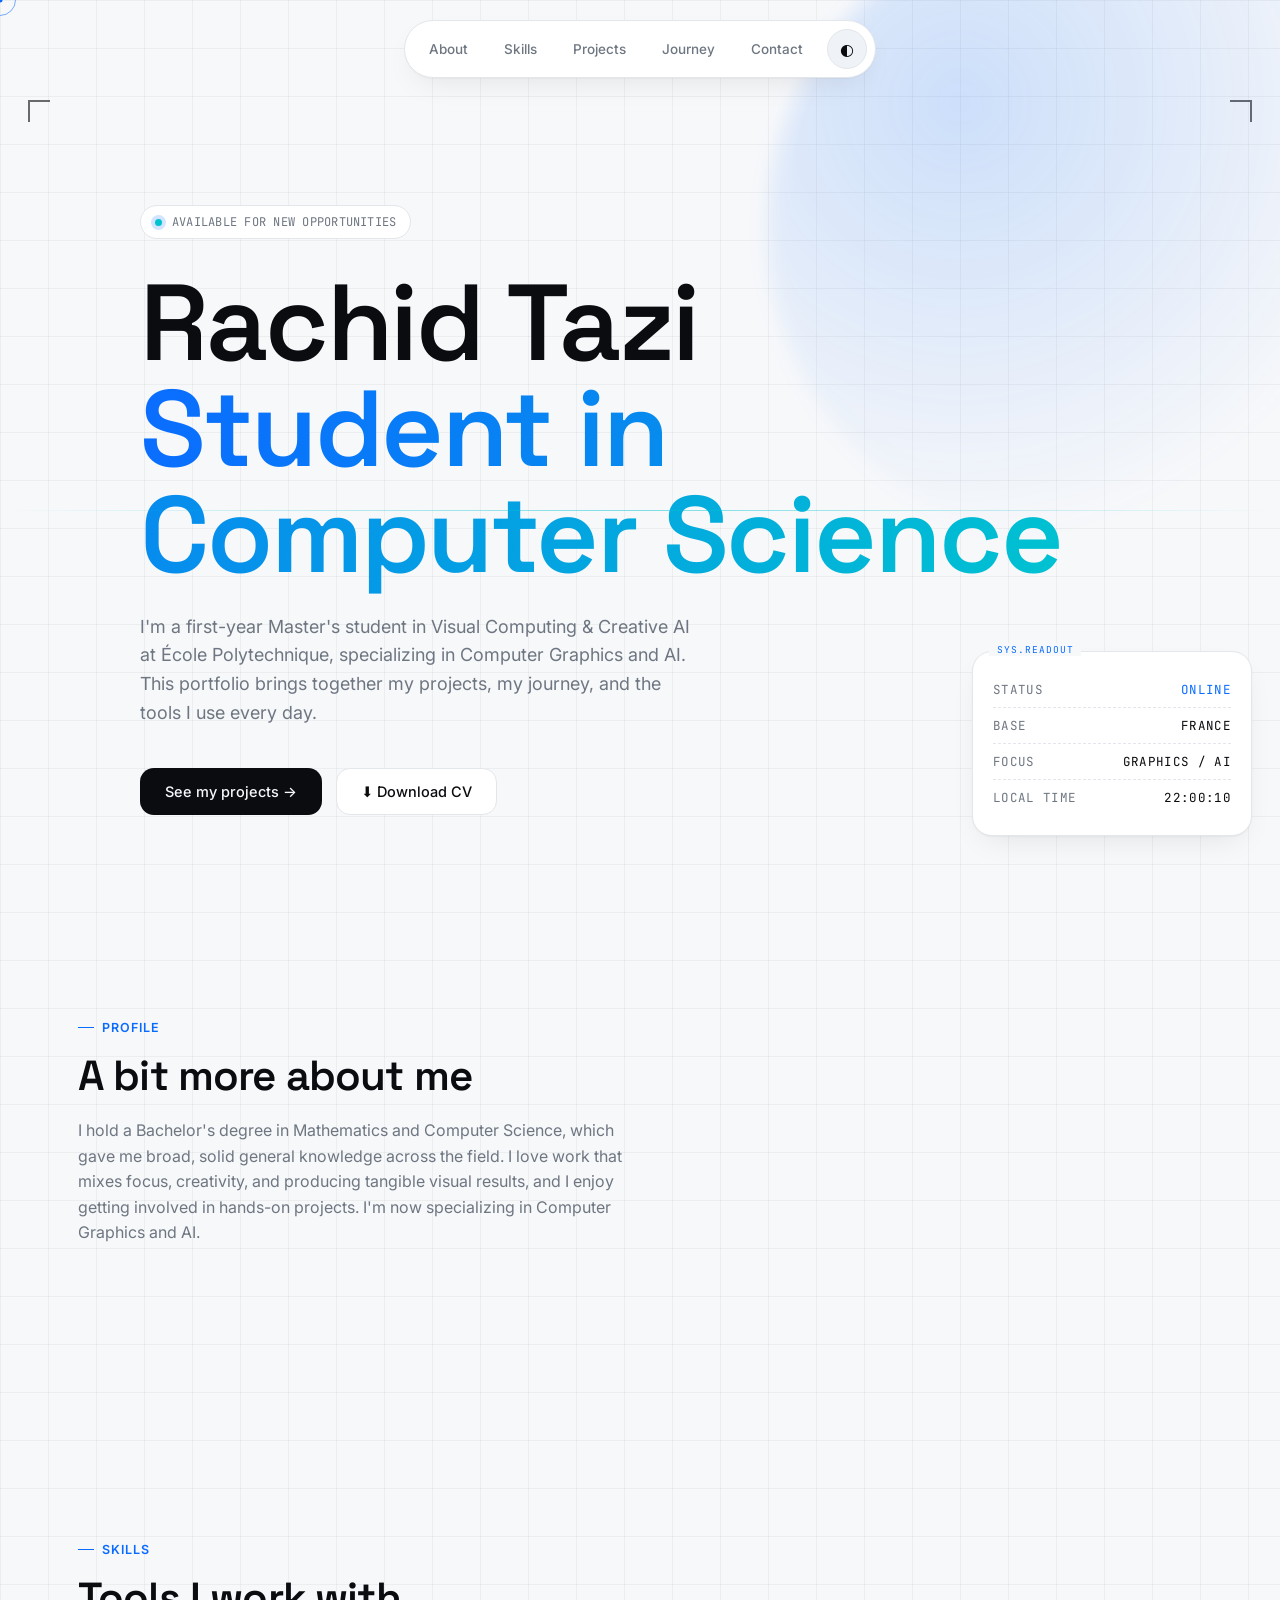
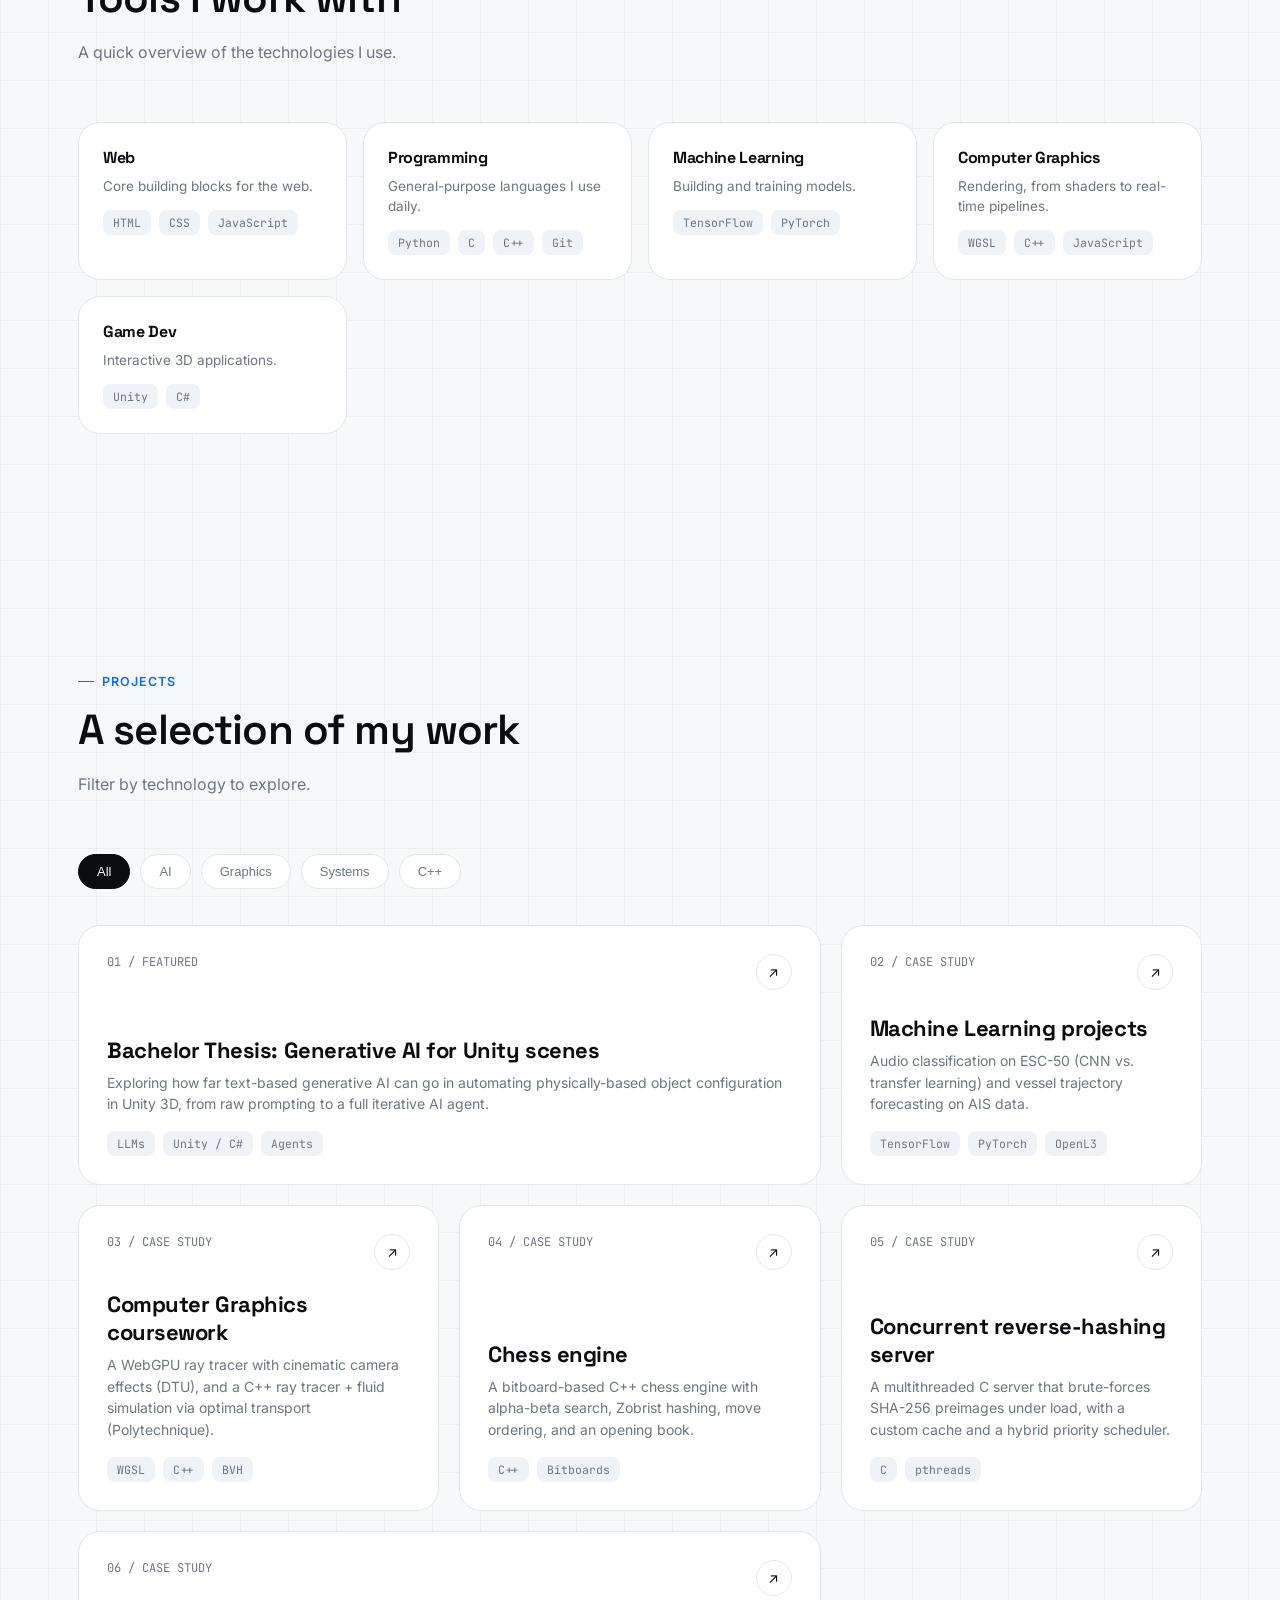
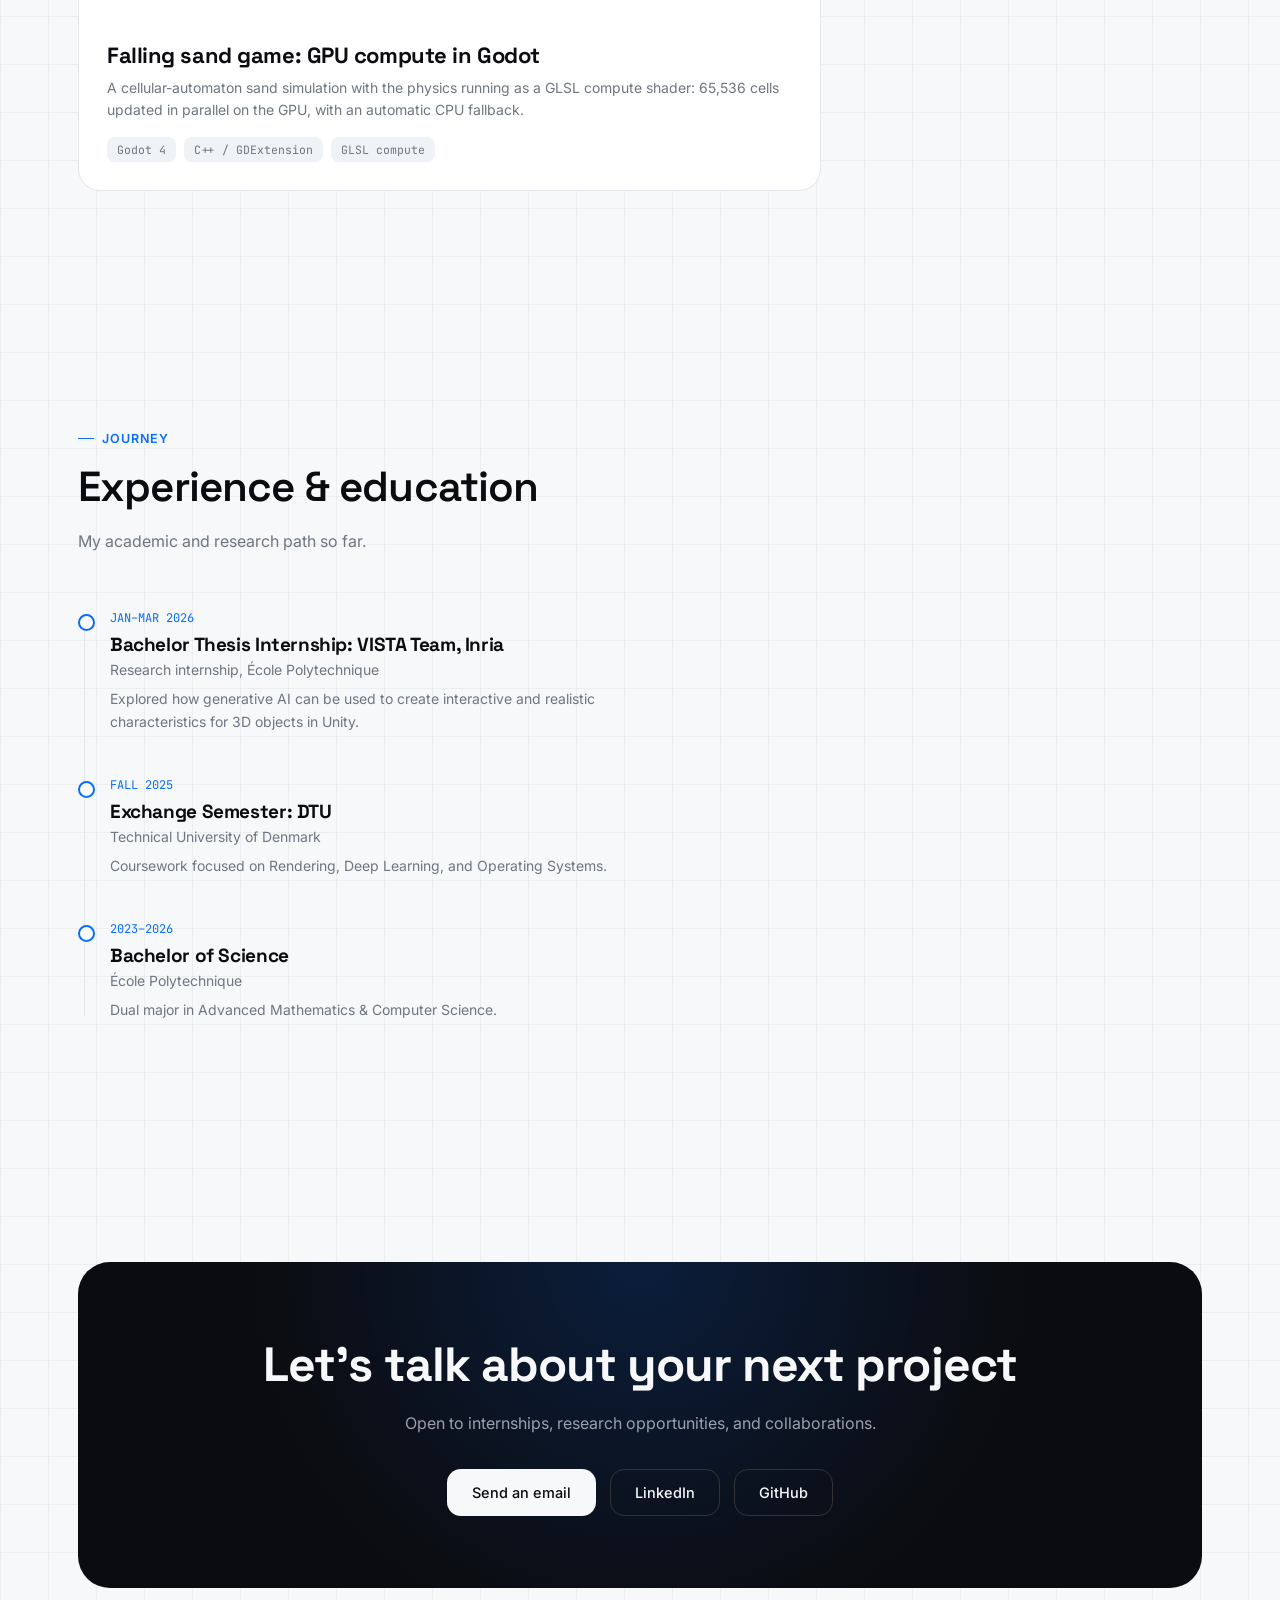
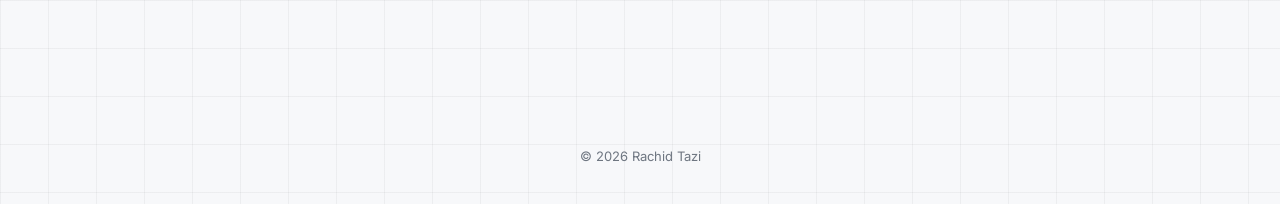
<file: index.html>
<!DOCTYPE html>
<html lang="fr">
<head>
<meta charset="UTF-8">
<meta name="viewport" content="width=device-width, initial-scale=1.0">
<title>Rachid Tazi | Portfolio</title>
<meta name="description" content="Rachid Tazi, Computer Science student specializing in Computer Graphics and AI.">
<link rel="preconnect" href="https://fonts.googleapis.com">
<link href="https://fonts.googleapis.com/css2?family=Space+Grotesk:wght@400;500;600;700&family=Inter:wght@400;500;600&family=JetBrains+Mono:wght@400;500&display=swap" rel="stylesheet">
<link rel="stylesheet" href="style.css">
</head>
<body>

<div id="boot">
  <div class="boot-line">&gt; INITIALIZING PORTFOLIO...</div>
  <div class="boot-line">&gt; LOADING PROJECTS...</div>
  <div class="boot-line">&gt; READY.</div>
  <div class="bar"><div class="bar-fill"></div></div>
</div>

<div class="cursor-dot" id="cursorDot"></div>
<div class="cursor-ring" id="cursorRing"></div>

<nav class="nav-pill">
  <a href="#about">About</a>
  <a href="#skills">Skills</a>
  <a href="#projects">Projects</a>
  <a href="#experience">Journey</a>
  <a href="#contact">Contact</a>
  <div class="nav-toggle" id="themeToggle" title="Toggle theme">◐</div>
</nav>

<header class="hero">
  <div class="corner tl"></div>
  <div class="corner tr"></div>
  <div class="scanline"></div>
  <div class="orb"></div>
  <div class="wrap">
    <div class="status-line mono"><span class="dot"></span> AVAILABLE FOR NEW OPPORTUNITIES</div>
    <h1>Rachid Tazi<br><span>Student in Computer Science</span></h1>
    <p class="lead">I'm a first-year Master's student in Visual Computing & Creative AI at École Polytechnique, specializing in Computer Graphics and AI. This portfolio brings together my projects, my journey, and the tools I use every day.</p>
    <div class="hero-actions">
      <a href="#projects" class="btn btn-primary">See my projects →</a>
      <a href="assets/CV_Rachid_Tazi.pdf" class="btn btn-ghost" target="_blank" rel="noopener">⬇ Download CV</a>
    </div>
  </div>
  <div class="console mono">
    <div class="row"><span class="label">STATUS</span><span class="val live">ONLINE</span></div>
    <div class="row"><span class="label">BASE</span><span class="val">FRANCE</span></div>
    <div class="row"><span class="label">FOCUS</span><span class="val">GRAPHICS / AI</span></div>
    <div class="row"><span class="label">LOCAL TIME</span><span class="val" id="clock">--:--:--</span></div>
  </div>
</header>

<section id="about">
  <div class="wrap reveal">
    <div class="eyebrow">Profile</div>
    <h2 class="section-title">A bit more about me</h2>
    <p class="section-sub">I hold a Bachelor's degree in Mathematics and Computer Science, which gave me broad, solid general knowledge across the field. I love work that mixes focus, creativity, and producing tangible visual results, and I enjoy getting involved in hands-on projects. I'm now specializing in Computer Graphics and AI.</p>
  </div>
</section>

<section id="skills">
  <div class="wrap">
    <div class="eyebrow reveal">Skills</div>
    <h2 class="section-title reveal">Tools I work with</h2>
    <p class="section-sub reveal">A quick overview of the technologies I use.</p>
    <div class="skills-grid">
      <div class="skill-card reveal">
        <h3>Web</h3>
        <p>Core building blocks for the web.</p>
        <div class="chip-row"><span class="chip">HTML</span><span class="chip">CSS</span><span class="chip">JavaScript</span></div>
      </div>
      <div class="skill-card reveal">
        <h3>Programming</h3>
        <p>General-purpose languages I use daily.</p>
        <div class="chip-row"><span class="chip">Python</span><span class="chip">C</span><span class="chip">C++</span><span class="chip">Git</span></div>
      </div>
      <div class="skill-card reveal">
        <h3>Machine Learning</h3>
        <p>Building and training models.</p>
        <div class="chip-row"><span class="chip">TensorFlow</span><span class="chip">PyTorch</span></div>
      </div>
      <div class="skill-card reveal">
        <h3>Computer Graphics</h3>
        <p>Rendering, from shaders to real-time pipelines.</p>
        <div class="chip-row"><span class="chip">WGSL</span><span class="chip">C++</span><span class="chip">JavaScript</span></div>
      </div>
      <div class="skill-card reveal">
        <h3>Game Dev</h3>
        <p>Interactive 3D applications.</p>
        <div class="chip-row"><span class="chip">Unity</span><span class="chip">C#</span></div>
      </div>
    </div>
  </div>
</section>

<section id="projects">
  <div class="wrap">
    <div class="eyebrow reveal">Projects</div>
    <h2 class="section-title reveal">A selection of my work</h2>
    <p class="section-sub reveal">Filter by technology to explore.</p>

    <div class="filters reveal">
      <button class="filter-btn active" data-filter="all">All</button>
      <button class="filter-btn" data-filter="ai">AI</button>
      <button class="filter-btn" data-filter="graphics">Graphics</button>
      <button class="filter-btn" data-filter="systems">Systems</button>
      <button class="filter-btn" data-filter="cpp">C++</button>
    </div>

    <div class="projects-grid" id="projectsGrid">
      <a href="projects/thesis.html" class="project-card large reveal" data-tags="ai graphics" style="cursor:none;">
        <div class="hud tl"></div><div class="hud br"></div>
        <div class="project-top">
          <span class="project-index">01 / FEATURED</span>
          <span class="project-link">↗</span>
        </div>
        <div>
          <h3>Bachelor Thesis: Generative AI for Unity scenes</h3>
          <p>Exploring how far text-based generative AI can go in automating physically-based object configuration in Unity 3D, from raw prompting to a full iterative AI agent.</p>
          <div class="chip-row"><span class="chip">LLMs</span><span class="chip">Unity / C#</span><span class="chip">Agents</span></div>
        </div>
      </a>
      <a href="projects/machine-learning.html" class="project-card small reveal" data-tags="ai" style="cursor:none;">
        <div class="hud tl"></div><div class="hud br"></div>
        <div class="project-top">
          <span class="project-index">02 / CASE STUDY</span>
          <span class="project-link">↗</span>
        </div>
        <div>
          <h3>Machine Learning projects</h3>
          <p>Audio classification on ESC-50 (CNN vs. transfer learning) and vessel trajectory forecasting on AIS data.</p>
          <div class="chip-row"><span class="chip">TensorFlow</span><span class="chip">PyTorch</span><span class="chip">OpenL3</span></div>
        </div>
      </a>
      <a href="projects/graphics.html" class="project-card small reveal" data-tags="graphics" style="cursor:none;">
        <div class="hud tl"></div><div class="hud br"></div>
        <div class="project-top">
          <span class="project-index">03 / CASE STUDY</span>
          <span class="project-link">↗</span>
        </div>
        <div>
          <h3>Computer Graphics coursework</h3>
          <p>A WebGPU ray tracer with cinematic camera effects (DTU), and a C++ ray tracer + fluid simulation via optimal transport (Polytechnique).</p>
          <div class="chip-row"><span class="chip">WGSL</span><span class="chip">C++</span><span class="chip">BVH</span></div>
        </div>
      </a>
      <a href="projects/chess.html" class="project-card small reveal" data-tags="cpp" style="cursor:none;">
        <div class="hud tl"></div><div class="hud br"></div>
        <div class="project-top">
          <span class="project-index">04 / CASE STUDY</span>
          <span class="project-link">↗</span>
        </div>
        <div>
          <h3>Chess engine</h3>
          <p>A bitboard-based C++ chess engine with alpha-beta search, Zobrist hashing, move ordering, and an opening book.</p>
          <div class="chip-row"><span class="chip">C++</span><span class="chip">Bitboards</span></div>
        </div>
      </a>
      <a href="projects/systems.html" class="project-card small reveal" data-tags="systems" style="cursor:none;">
        <div class="hud tl"></div><div class="hud br"></div>
        <div class="project-top">
          <span class="project-index">05 / CASE STUDY</span>
          <span class="project-link">↗</span>
        </div>
        <div>
          <h3>Concurrent reverse-hashing server</h3>
          <p>A multithreaded C server that brute-forces SHA-256 preimages under load, with a custom cache and a hybrid priority scheduler.</p>
          <div class="chip-row"><span class="chip">C</span><span class="chip">pthreads</span></div>
        </div>
      </a>
      <a href="projects/falling-sand.html" class="project-card large reveal" data-tags="graphics cpp" style="cursor:none;">
        <div class="hud tl"></div><div class="hud br"></div>
        <div class="project-top">
          <span class="project-index">06 / CASE STUDY</span>
          <span class="project-link">↗</span>
        </div>
        <div>
          <h3>Falling sand game: GPU compute in Godot</h3>
          <p>A cellular-automaton sand simulation with the physics running as a GLSL compute shader: 65,536 cells updated in parallel on the GPU, with an automatic CPU fallback.</p>
          <div class="chip-row"><span class="chip">Godot 4</span><span class="chip">C++ / GDExtension</span><span class="chip">GLSL compute</span></div>
        </div>
      </a>
    </div>
  </div>
</section>

<section id="experience">
  <div class="wrap">
    <div class="eyebrow reveal">Journey</div>
    <h2 class="section-title reveal">Experience & education</h2>
    <p class="section-sub reveal">My academic and research path so far.</p>
    <div class="timeline">
      <div class="tl-item reveal">
        <span class="tl-date">JAN–MAR 2026</span>
        <h3>Bachelor Thesis Internship: VISTA Team, Inria</h3>
        <div class="role">Research internship, École Polytechnique</div>
        <p>Explored how generative AI can be used to create interactive and realistic characteristics for 3D objects in Unity.</p>
      </div>
      <div class="tl-item reveal">
        <span class="tl-date">FALL 2025</span>
        <h3>Exchange Semester: DTU</h3>
        <div class="role">Technical University of Denmark</div>
        <p>Coursework focused on Rendering, Deep Learning, and Operating Systems.</p>
      </div>
      <div class="tl-item reveal">
        <span class="tl-date">2023–2026</span>
        <h3>Bachelor of Science</h3>
        <div class="role">École Polytechnique</div>
        <p>Dual major in Advanced Mathematics &amp; Computer Science.</p>
      </div>
    </div>
  </div>
</section>

<section id="contact">
  <div class="wrap reveal">
    <div class="contact-card">
      <h2>Let's talk about your next project</h2>
      <p>Open to internships, research opportunities, and collaborations.</p>
      <div class="contact-actions">
        <a href="mailto:rachidtazi2005@gmail.com" class="btn btn-primary">Send an email</a>
        <a href="https://www.linkedin.com/in/rachid-tazi/" class="btn btn-ghost" target="_blank" rel="noopener">LinkedIn</a>
        <a href="https://github.com/Rach0o0" class="btn btn-ghost" target="_blank" rel="noopener">GitHub</a>
      </div>
    </div>
  </div>
</section>

<footer>© 2026 Rachid Tazi</footer>

<script>
  // Boot sequence
  window.addEventListener('load', () => {
    setTimeout(() => { document.getElementById('boot').classList.add('hide'); }, 1500);
  });

  // Custom cursor
  const dot = document.getElementById('cursorDot');
  const ring = document.getElementById('cursorRing');
  window.addEventListener('mousemove', (e) => {
    dot.style.left = e.clientX + 'px'; dot.style.top = e.clientY + 'px';
    ring.style.left = e.clientX + 'px'; ring.style.top = e.clientY + 'px';
  });
  document.querySelectorAll('a, button, .skill-card, .project-card').forEach(el => {
    el.addEventListener('mouseenter', () => ring.classList.add('active'));
    el.addEventListener('mouseleave', () => ring.classList.remove('active'));
  });

  // Live clock
  const clockEl = document.getElementById('clock');
  function tick(){ clockEl.textContent = new Date().toLocaleTimeString('fr-FR'); }
  tick(); setInterval(tick, 1000);

  // Theme toggle (état en mémoire, pas de localStorage)
  const root = document.documentElement;
  document.getElementById('themeToggle').addEventListener('click', () => {
    root.classList.toggle('dark');
  });

  // Scroll reveal
  const revealEls = document.querySelectorAll('.reveal');
  const io = new IntersectionObserver((entries) => {
    entries.forEach(e => { if(e.isIntersecting){ e.target.classList.add('in'); io.unobserve(e.target); } });
  }, { threshold: 0.15 });
  revealEls.forEach(el => io.observe(el));

  // Project filters
  const buttons = document.querySelectorAll('.filter-btn');
  const cards = document.querySelectorAll('.project-card');
  buttons.forEach(btn => {
    btn.addEventListener('click', () => {
      buttons.forEach(b => b.classList.remove('active'));
      btn.classList.add('active');
      const f = btn.dataset.filter;
      cards.forEach(card => {
        const tags = card.dataset.tags;
        card.style.display = (f === 'all' || tags.includes(f)) ? '' : 'none';
      });
    });
  });
</script>
</body>
</html>
</file>
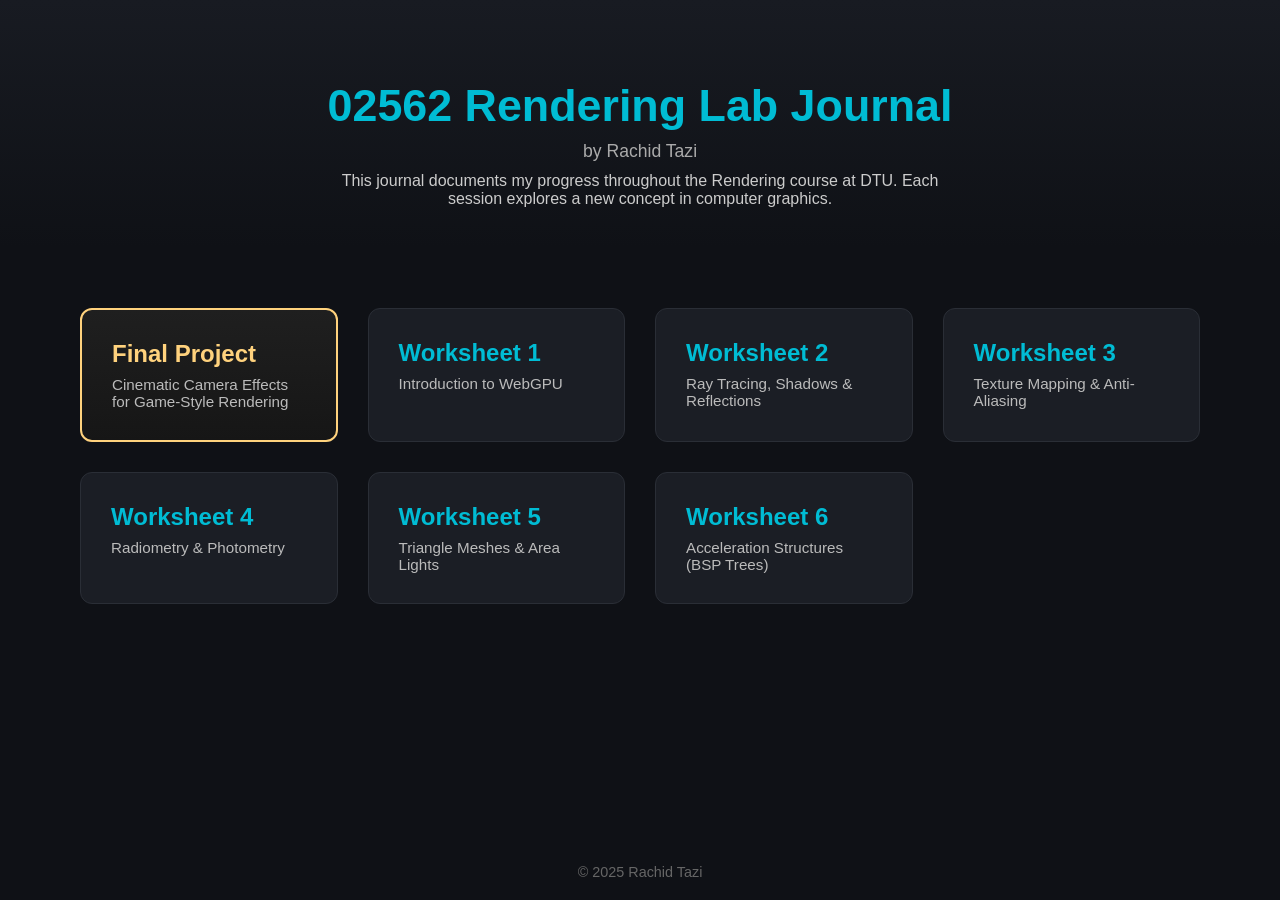
<file: projects/journal/index.html>
<!DOCTYPE html>
<html lang="en">
<head>
  <meta charset="UTF-8">
  <meta name="viewport" content="width=device-width, initial-scale=1.0">
  <title>02562 Rendering Lab Journal</title>
  <link rel="stylesheet" href="style.css">
</head>
<body>
  <header>
    <h1>02562 Rendering Lab Journal</h1>
    <p class="subtitle">by Rachid Tazi</p>
    <p class="description">
      This journal documents my progress throughout the Rendering course at DTU.
      Each session explores a new concept in computer graphics.
    </p>
  </header>

  <main>
    <div class="sessions-grid">
      <a href="project.html" class="session-card project-card">
        <h2>Final Project</h2>
        <p>Cinematic Camera Effects for Game-Style Rendering</p>
      </a>

      <a href="session1.html" class="session-card">
        <h2>Worksheet 1</h2>
        <p>Introduction to WebGPU</p>
      </a>
      <a href="session2.html" class="session-card">
        <h2>Worksheet 2</h2>
        <p>Ray Tracing, Shadows & Reflections</p>
      </a>
      <a href="session3.html" class="session-card">
        <h2>Worksheet 3</h2>
        <p>Texture Mapping & Anti-Aliasing</p>
      </a>
      <a href="session4.html" class="session-card">
        <h2>Worksheet 4</h2>
        <p>Radiometry & Photometry</p>
      </a>
      <a href="session5.html" class="session-card">
        <h2>Worksheet 5</h2>
        <p>Triangle Meshes & Area Lights</p>
      </a>
      <a href="session6.html" class="session-card">
        <h2>Worksheet 6</h2>
        <p>Acceleration Structures (BSP Trees)</p>
      </a>
      <a href="session7.html" class="session-card">
        <h2>Worksheet 7</h2>
        <p>Progressive Path Tracing</p>
      </a>
      <a href="session8.html" class="session-card">
        <h2>Worksheet 8</h2>
        <p>Fresnel Reflection & Absorption</p>
      </a>
      <a href="session9.html" class="session-card">
        <h2>Worksheet 9</h2>
        <p>Environment Maps & HDR Lighting</p>
      </a>
      <a href="session10.html" class="session-card">
        <h2>Worksheet 10</h2>
        <p>Production Rendering with Blender</p>
      </a>

    </div>
  </main>

  <footer>
    <p>© 2025 Rachid Tazi </p>
  </footer>

  <script src="script.js"></script>
</body>
</html>
</file>
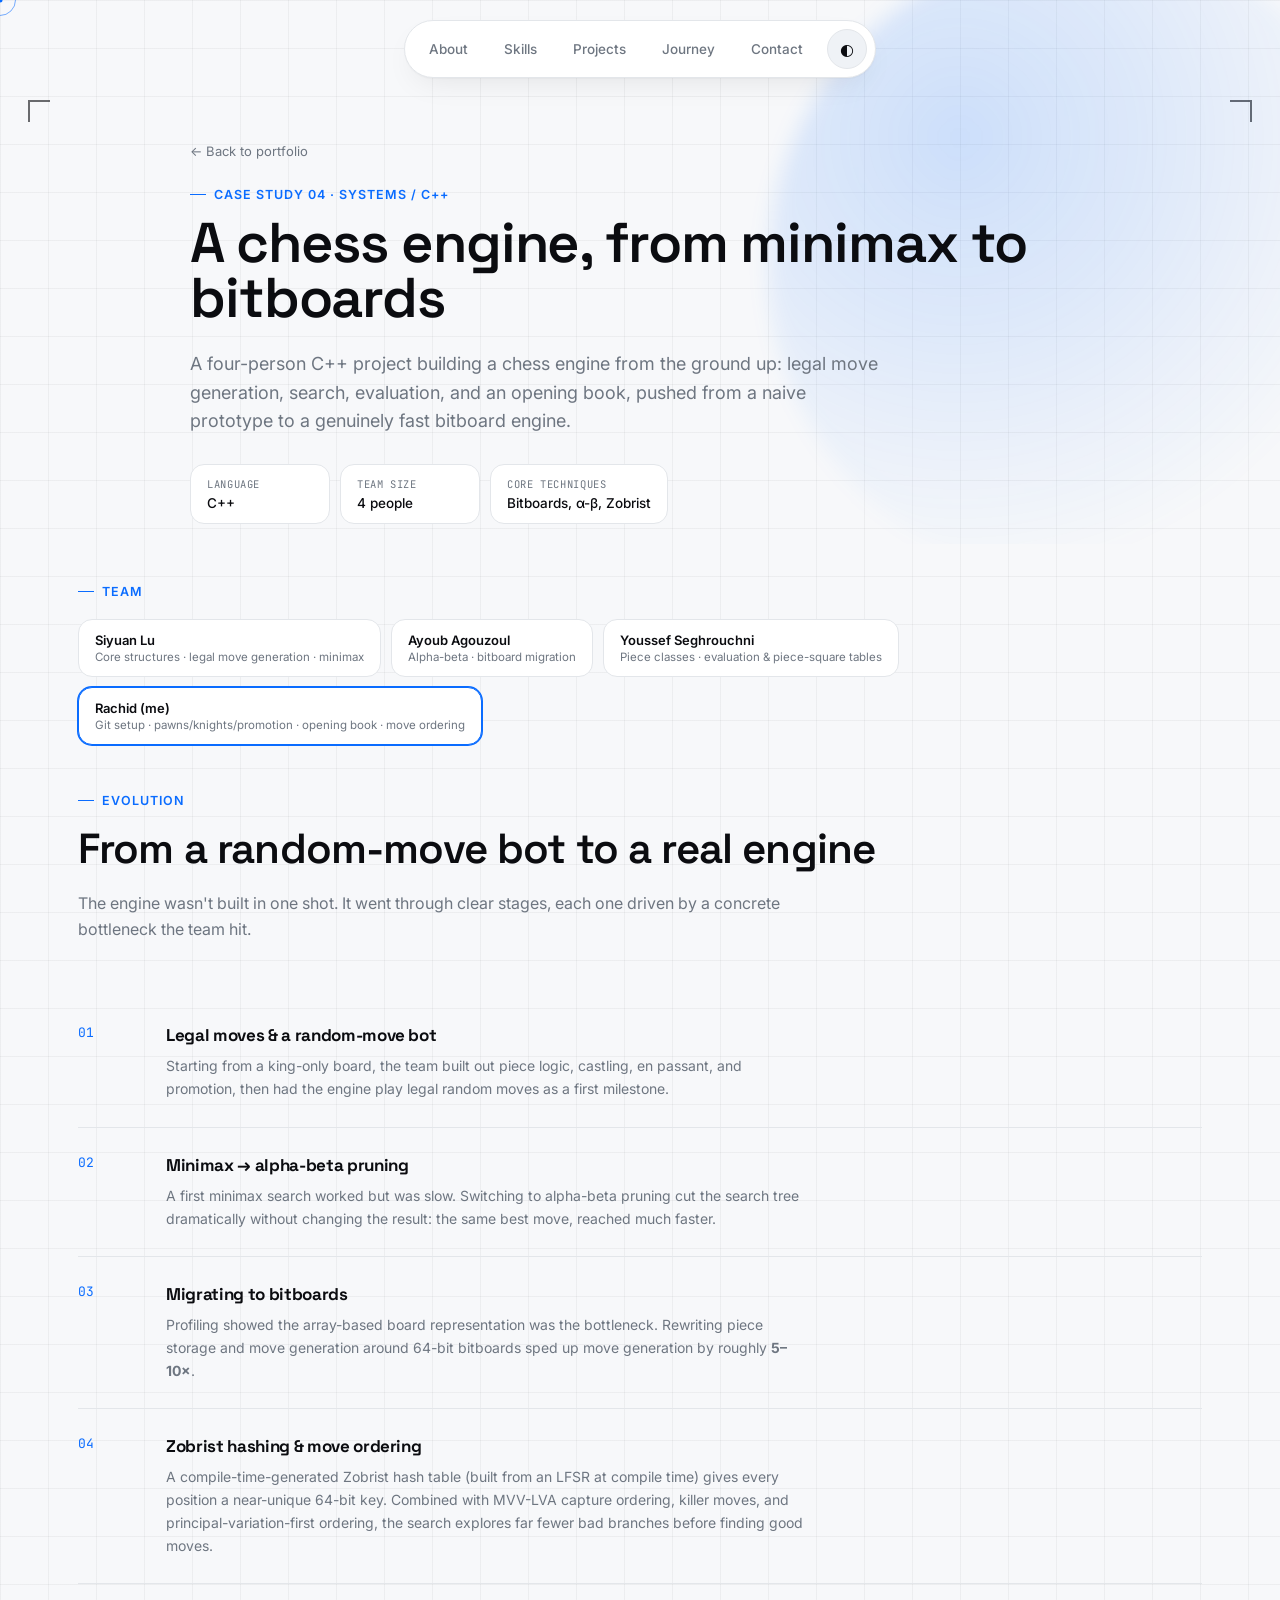
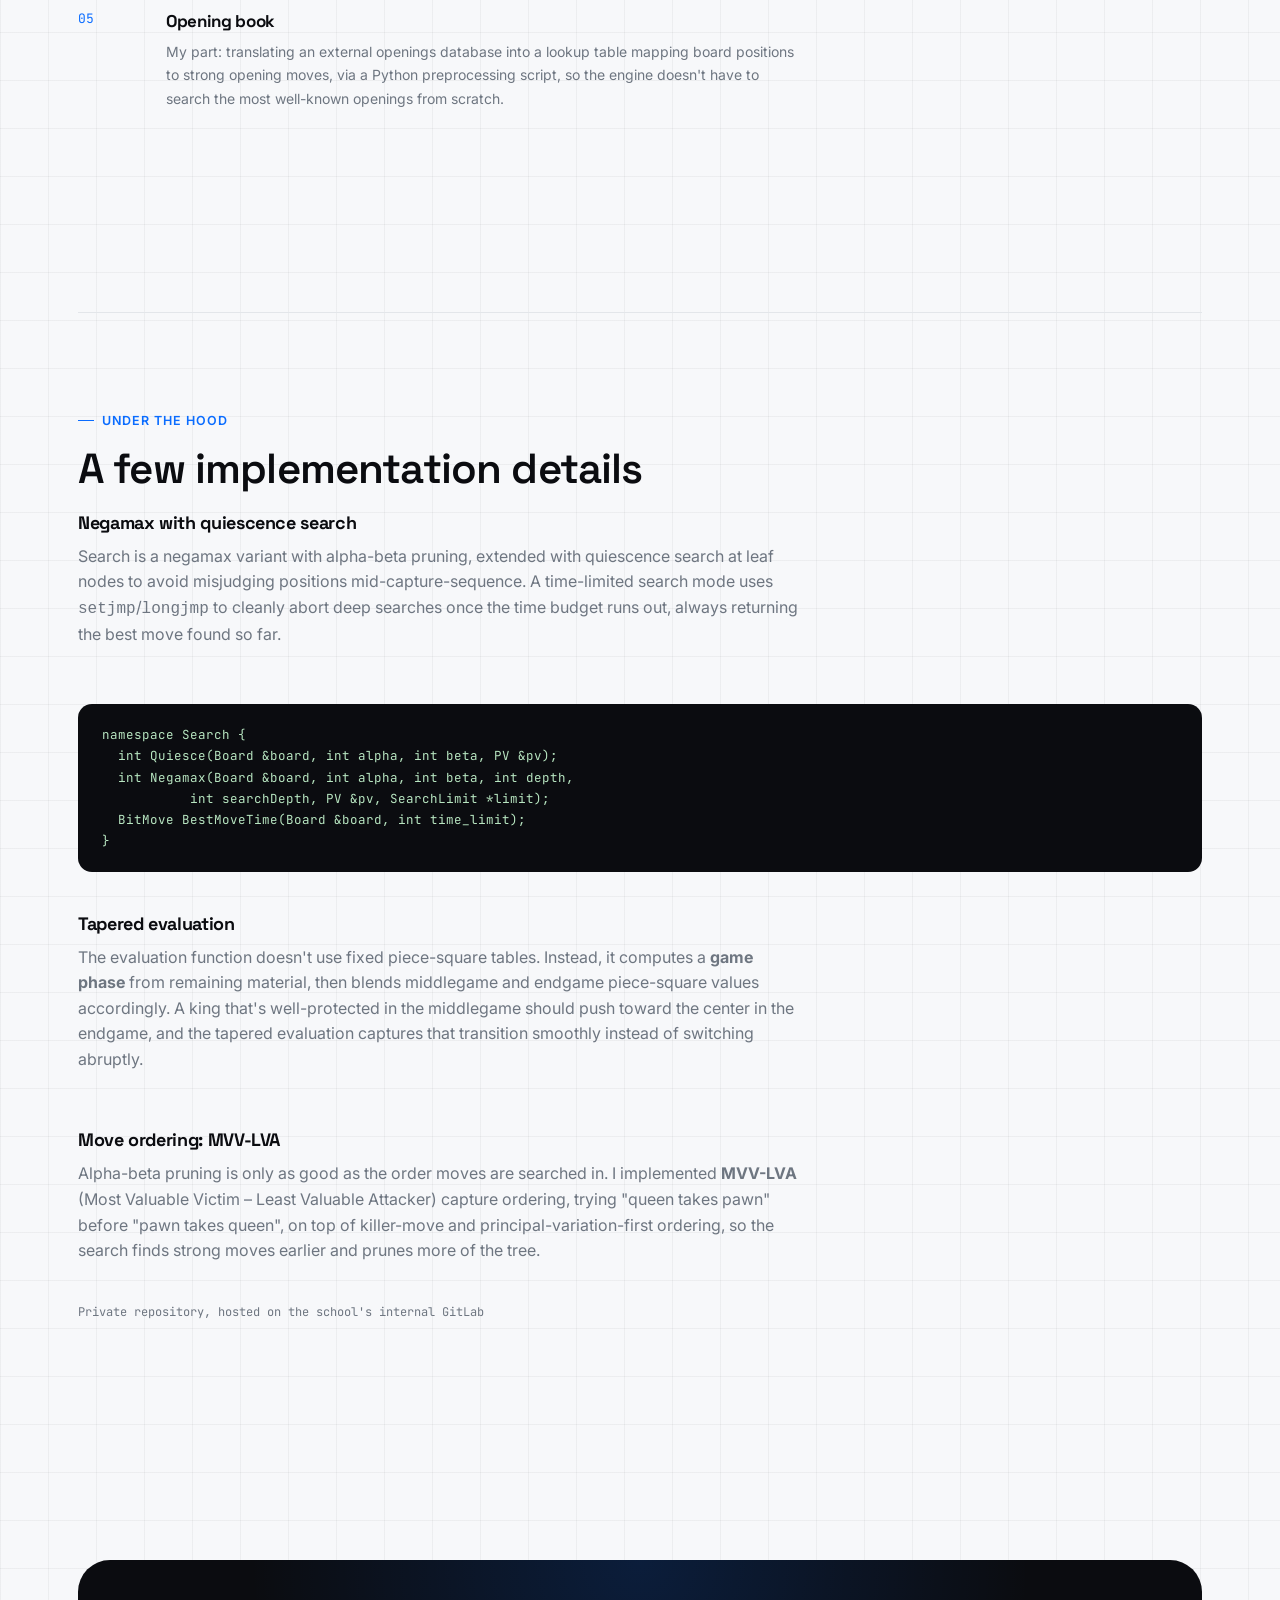
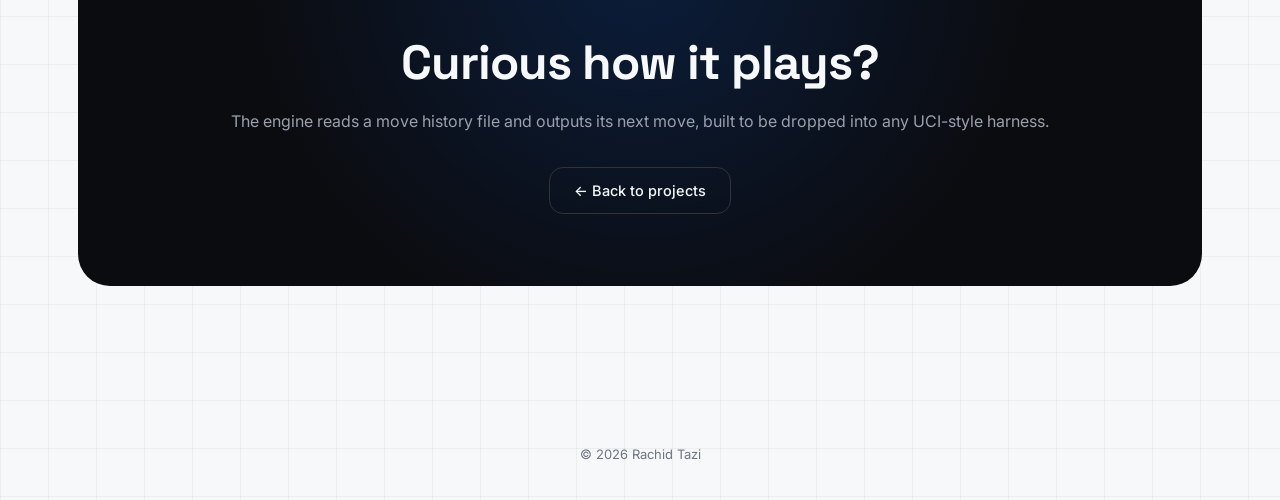
<file: projects/chess.html>
<!DOCTYPE html>
<html lang="en">
<head>
<meta charset="UTF-8">
<meta name="viewport" content="width=device-width, initial-scale=1.0">
<title>Chess Engine in C++ | Rachid Tazi</title>
<meta name="description" content="A bitboard-based chess engine in C++ with alpha-beta search, Zobrist hashing, move ordering, and an opening book.">
<link rel="preconnect" href="https://fonts.googleapis.com">
<link href="https://fonts.googleapis.com/css2?family=Space+Grotesk:wght@400;500;600;700&family=Inter:wght@400;500;600&family=JetBrains+Mono:wght@400;500&display=swap" rel="stylesheet">
<link rel="stylesheet" href="../style.css">
<style>
  .hero-case{ min-height:auto; padding-top:140px; padding-bottom:20px; }
  .hero-case .corner{ top:100px; }
  .code-block{ background:var(--ink); color:#B8E6C1; font-family:'JetBrains Mono',monospace; font-size:12.5px; padding:20px 24px; border-radius:14px; overflow-x:auto; line-height:1.7; }
  .code-block .c-muted{ color:#6b7280; }
  .code-block .c-key{ color:#7dd3fc; }
  .perft-table{ width:100%; border-collapse:collapse; font-family:'JetBrains Mono',monospace; font-size:12.5px; }
  .perft-table th, .perft-table td{ padding:10px 14px; text-align:right; border-bottom:1px solid var(--line); }
  .perft-table th:first-child, .perft-table td:first-child{ text-align:left; color:var(--muted); }
  .perft-table th{ color:var(--muted); font-weight:500; text-transform:uppercase; font-size:10.5px; letter-spacing:0.05em; }
  .perft-table td.hl{ color:var(--accent); font-weight:600; }
</style>
</head>
<body>

<div class="cursor-dot" id="cursorDot"></div>
<div class="cursor-ring" id="cursorRing"></div>

<nav class="nav-pill">
  <a href="../index.html#about">About</a>
  <a href="../index.html#skills">Skills</a>
  <a href="../index.html#projects">Projects</a>
  <a href="../index.html#experience">Journey</a>
  <a href="../index.html#contact">Contact</a>
  <div class="nav-toggle" id="themeToggle" title="Toggle theme">◐</div>
</nav>

<header class="hero hero-case">
  <div class="corner tl"></div>
  <div class="corner tr"></div>
  <div class="orb"></div>
  <div class="wrap">
    <a href="../index.html#projects" class="back-link reveal">← Back to portfolio</a>
    <div class="eyebrow reveal">Case study 04 · Systems / C++</div>
    <h1 class="reveal" style="font-size:clamp(32px,5.2vw,56px); max-width:900px;">A chess engine, from minimax to bitboards</h1>
    <p class="lead reveal" style="max-width:700px;">A four-person C++ project building a chess engine from the ground up: legal move generation, search, evaluation, and an opening book, pushed from a naive prototype to a genuinely fast bitboard engine.</p>
    <div class="case-meta reveal">
      <div class="meta-chip"><span class="k">Language</span><span class="v">C++</span></div>
      <div class="meta-chip"><span class="k">Team size</span><span class="v">4 people</span></div>
      <div class="meta-chip"><span class="k">Core techniques</span><span class="v">Bitboards, α-β, Zobrist</span></div>
    </div>
  </div>
</header>

<section style="padding-top:40px;">
  <div class="wrap">
    <div class="eyebrow reveal">Team</div>
    <div class="role-row reveal" style="margin-bottom:48px;">
      <div class="role-chip"><span class="rn">Siyuan Lu</span><span class="rt">Core structures · legal move generation · minimax</span></div>
      <div class="role-chip"><span class="rn">Ayoub Agouzoul</span><span class="rt">Alpha-beta · bitboard migration</span></div>
      <div class="role-chip"><span class="rn">Youssef Seghrouchni</span><span class="rt">Piece classes · evaluation &amp; piece-square tables</span></div>
      <div class="role-chip me"><span class="rn">Rachid (me)</span><span class="rt">Git setup · pawns/knights/promotion · opening book · move ordering</span></div>
    </div>

    <div class="eyebrow reveal">Evolution</div>
    <h2 class="section-title reveal">From a random-move bot to a real engine</h2>
    <p class="section-sub reveal" style="max-width:720px;">The engine wasn't built in one shot. It went through clear stages, each one driven by a concrete bottleneck the team hit.</p>

    <div class="approach-steps reveal" style="margin-bottom:56px;">
      <div class="approach-step">
        <span class="anum">01</span>
        <div><h3>Legal moves &amp; a random-move bot</h3><p>Starting from a king-only board, the team built out piece logic, castling, en passant, and promotion, then had the engine play legal random moves as a first milestone.</p></div>
      </div>
      <div class="approach-step">
        <span class="anum">02</span>
        <div><h3>Minimax → alpha-beta pruning</h3><p>A first minimax search worked but was slow. Switching to alpha-beta pruning cut the search tree dramatically without changing the result: the same best move, reached much faster.</p></div>
      </div>
      <div class="approach-step">
        <span class="anum">03</span>
        <div><h3>Migrating to bitboards</h3><p>Profiling showed the array-based board representation was the bottleneck. Rewriting piece storage and move generation around 64-bit bitboards sped up move generation by roughly <strong>5–10×</strong>.</p></div>
      </div>
      <div class="approach-step">
        <span class="anum">04</span>
        <div><h3>Zobrist hashing &amp; move ordering</h3><p>A compile-time-generated Zobrist hash table (built from an LFSR at compile time) gives every position a near-unique 64-bit key. Combined with MVV-LVA capture ordering, killer moves, and principal-variation-first ordering, the search explores far fewer bad branches before finding good moves.</p></div>
      </div>
      <div class="approach-step">
        <span class="anum">05</span>
        <div><h3>Opening book</h3><p>My part: translating an external openings database into a lookup table mapping board positions to strong opening moves, via a Python preprocessing script, so the engine doesn't have to search the most well-known openings from scratch.</p></div>
      </div>
    </div>
  </div>
</section>

<div class="wrap"><div class="divider-line"></div></div>

<section style="padding-top:0;">
  <div class="wrap">
    <div class="eyebrow reveal">Under the hood</div>
    <h2 class="section-title reveal">A few implementation details</h2>

    <h3 class="reveal" style="font-size:18px; margin-bottom:10px;">Negamax with quiescence search</h3>
    <p class="section-sub reveal" style="max-width:720px;">
      Search is a negamax variant with alpha-beta pruning, extended with quiescence search at leaf nodes to avoid misjudging positions mid-capture-sequence. A time-limited search mode uses <code>setjmp</code>/<code>longjmp</code> to cleanly abort deep searches once the time budget runs out, always returning the best move found so far.
    </p>
    <div class="code-block reveal" style="margin-bottom:40px;">
namespace Search {<br>
&nbsp;&nbsp;int Quiesce(Board &amp;board, int alpha, int beta, PV &amp;pv);<br>
&nbsp;&nbsp;int Negamax(Board &amp;board, int alpha, int beta, int depth,<br>
&nbsp;&nbsp;&nbsp;&nbsp;&nbsp;&nbsp;&nbsp;&nbsp;&nbsp;&nbsp; int searchDepth, PV &amp;pv, SearchLimit *limit);<br>
&nbsp;&nbsp;BitMove BestMoveTime(Board &amp;board, int time_limit);<br>
}
    </div>

    <h3 class="reveal" style="font-size:18px; margin-bottom:10px;">Tapered evaluation</h3>
    <p class="section-sub reveal" style="max-width:720px;">
      The evaluation function doesn't use fixed piece-square tables. Instead, it computes a <strong>game phase</strong> from remaining material, then blends middlegame and endgame piece-square values accordingly. A king that's well-protected in the middlegame should push toward the center in the endgame, and the tapered evaluation captures that transition smoothly instead of switching abruptly.
    </p>

    <h3 class="reveal" style="font-size:18px; margin-bottom:10px;">Move ordering: MVV-LVA</h3>
    <p class="section-sub reveal" style="max-width:720px; margin-bottom:40px;">
      Alpha-beta pruning is only as good as the order moves are searched in. I implemented <strong>MVV-LVA</strong> (Most Valuable Victim – Least Valuable Attacker) capture ordering, trying "queen takes pawn" before "pawn takes queen", on top of killer-move and principal-variation-first ordering, so the search finds strong moves earlier and prunes more of the tree.
    </p>

    <div class="hero-actions reveal">
      <span style="font-family:'JetBrains Mono',monospace; font-size:12px; color:var(--muted);">Private repository, hosted on the school's internal GitLab</span>
    </div>
  </div>
</section>

<section>
  <div class="wrap reveal">
    <div class="contact-card">
      <h2>Curious how it plays?</h2>
      <p>The engine reads a move history file and outputs its next move, built to be dropped into any UCI-style harness.</p>
      <div class="contact-actions">
        <a href="../index.html#projects" class="btn btn-ghost">← Back to projects</a>
      </div>
    </div>
  </div>
</section>

<footer>© 2026 Rachid Tazi</footer>

<script>
  const dot = document.getElementById('cursorDot');
  const ring = document.getElementById('cursorRing');
  window.addEventListener('mousemove', (e) => {
    dot.style.left = e.clientX + 'px'; dot.style.top = e.clientY + 'px';
    ring.style.left = e.clientX + 'px'; ring.style.top = e.clientY + 'px';
  });
  document.querySelectorAll('a, button').forEach(el => {
    el.addEventListener('mouseenter', () => ring.classList.add('active'));
    el.addEventListener('mouseleave', () => ring.classList.remove('active'));
  });

  const root = document.documentElement;
  document.getElementById('themeToggle').addEventListener('click', () => root.classList.toggle('dark'));

  const revealEls = document.querySelectorAll('.reveal');
  const io = new IntersectionObserver((entries) => {
    entries.forEach(e => { if(e.isIntersecting){ e.target.classList.add('in'); io.unobserve(e.target); } });
  }, { threshold: 0.12 });
  revealEls.forEach(el => io.observe(el));
</script>
</body>
</html>
</file>
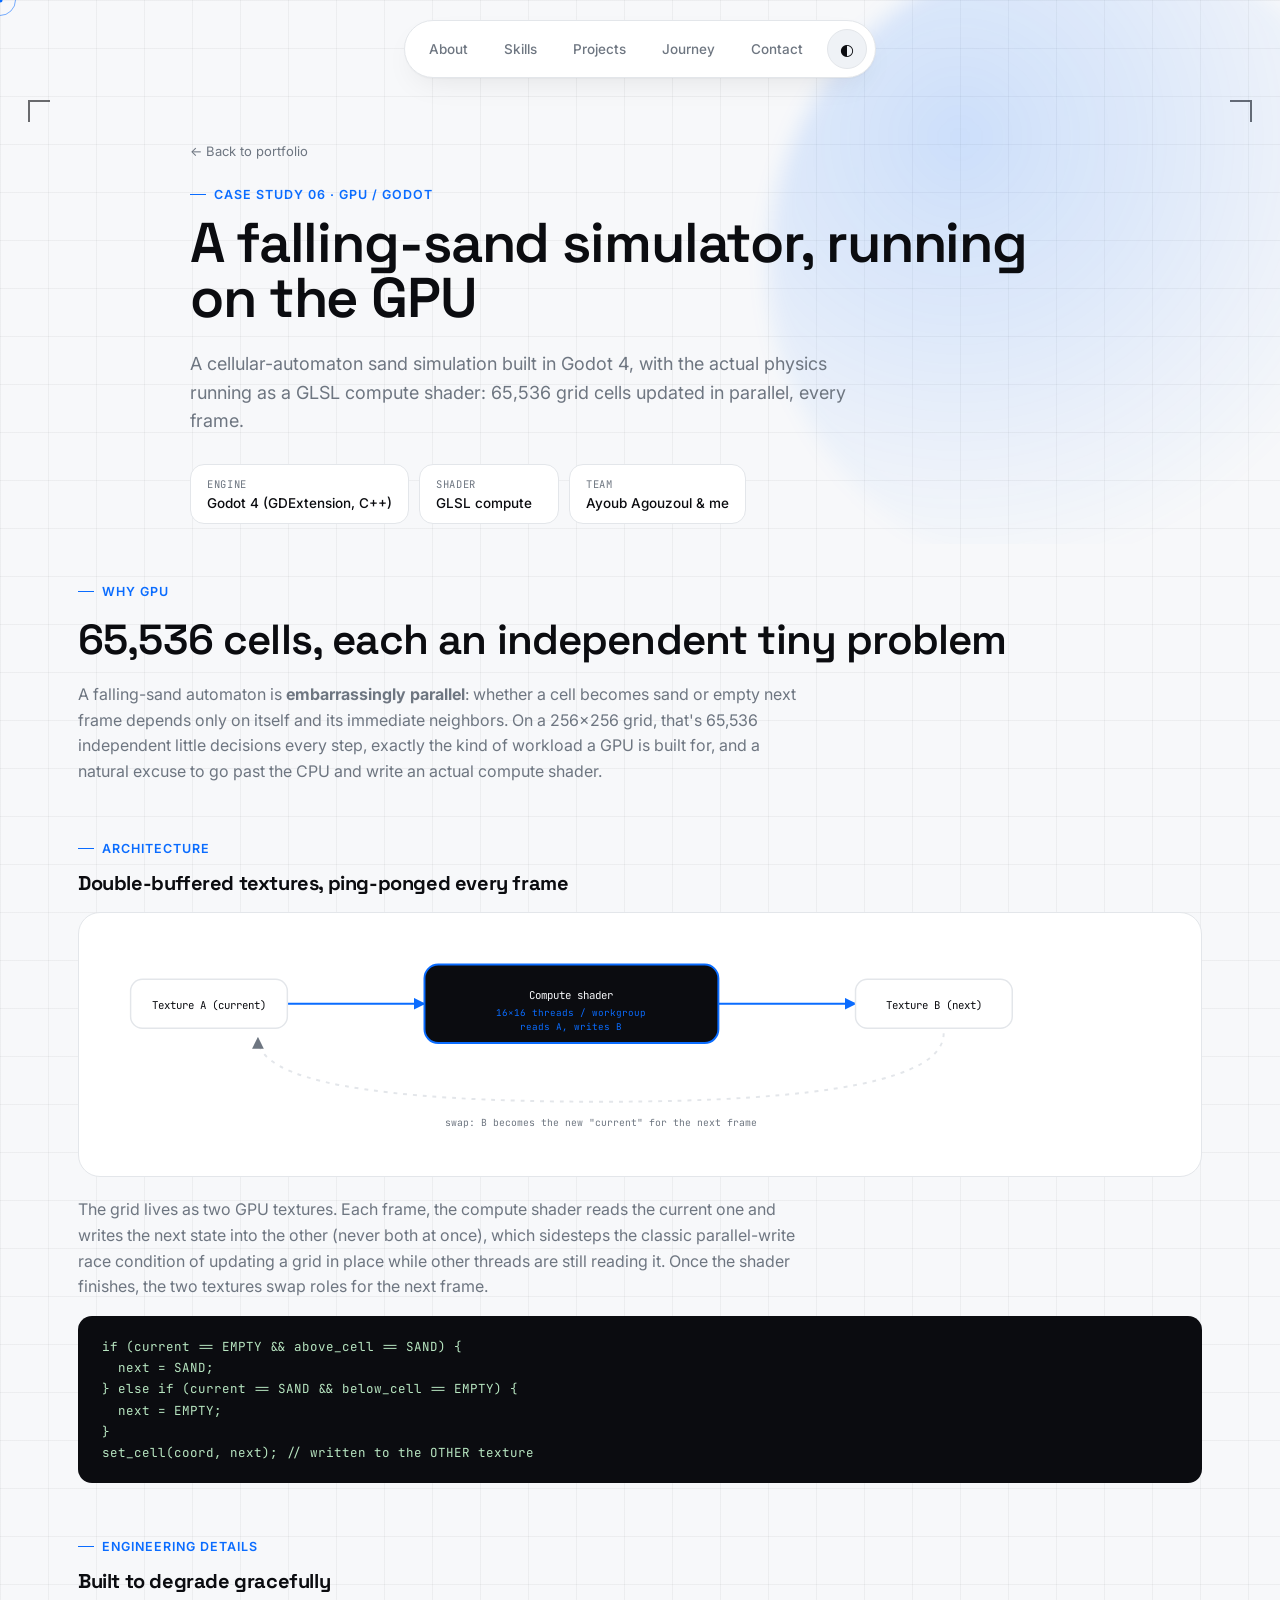
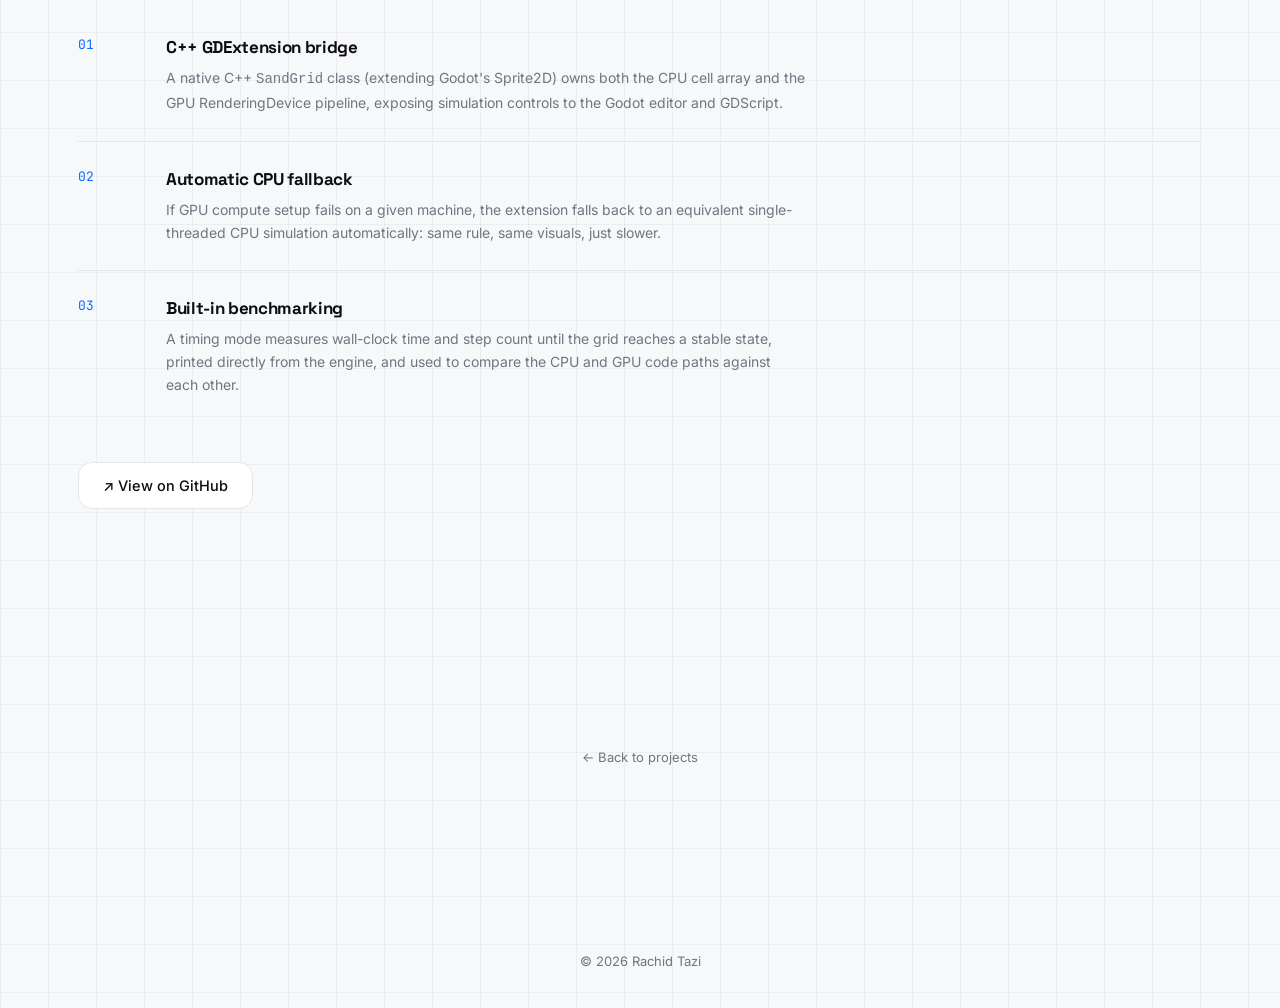
<file: projects/falling-sand.html>
<!DOCTYPE html>
<html lang="en">
<head>
<meta charset="UTF-8">
<meta name="viewport" content="width=device-width, initial-scale=1.0">
<title>Falling Sand Game (GPU) | Rachid Tazi</title>
<meta name="description" content="A GPU-accelerated falling sand simulator built in Godot 4 with a C++ GDExtension and a GLSL compute shader.">
<link rel="preconnect" href="https://fonts.googleapis.com">
<link href="https://fonts.googleapis.com/css2?family=Space+Grotesk:wght@400;500;600;700&family=Inter:wght@400;500;600&family=JetBrains+Mono:wght@400;500&display=swap" rel="stylesheet">
<link rel="stylesheet" href="../style.css">
<style>
  .hero-case{ min-height:auto; padding-top:140px; padding-bottom:20px; }
  .hero-case .corner{ top:100px; }
  .code-block{ background:var(--ink); color:#B8E6C1; font-family:'JetBrains Mono',monospace; font-size:12.5px; padding:20px 24px; border-radius:14px; overflow-x:auto; line-height:1.7; }
</style>
</head>
<body>

<div class="cursor-dot" id="cursorDot"></div>
<div class="cursor-ring" id="cursorRing"></div>

<nav class="nav-pill">
  <a href="../index.html#about">About</a>
  <a href="../index.html#skills">Skills</a>
  <a href="../index.html#projects">Projects</a>
  <a href="../index.html#experience">Journey</a>
  <a href="../index.html#contact">Contact</a>
  <div class="nav-toggle" id="themeToggle" title="Toggle theme">◐</div>
</nav>

<header class="hero hero-case">
  <div class="corner tl"></div>
  <div class="corner tr"></div>
  <div class="orb"></div>
  <div class="wrap">
    <a href="../index.html#projects" class="back-link reveal">← Back to portfolio</a>
    <div class="eyebrow reveal">Case study 06 · GPU / Godot</div>
    <h1 class="reveal" style="font-size:clamp(32px,5.2vw,56px); max-width:900px;">A falling-sand simulator, running on the GPU</h1>
    <p class="lead reveal" style="max-width:700px;">A cellular-automaton sand simulation built in Godot 4, with the actual physics running as a GLSL compute shader: 65,536 grid cells updated in parallel, every frame.</p>
    <div class="case-meta reveal">
      <div class="meta-chip"><span class="k">Engine</span><span class="v">Godot 4 (GDExtension, C++)</span></div>
      <div class="meta-chip"><span class="k">Shader</span><span class="v">GLSL compute</span></div>
      <div class="meta-chip"><span class="k">Team</span><span class="v">Ayoub Agouzoul &amp; me</span></div>
    </div>
  </div>
</header>

<section style="padding-top:40px;">
  <div class="wrap">
    <div class="eyebrow reveal">Why GPU</div>
    <h2 class="section-title reveal">65,536 cells, each an independent tiny problem</h2>
    <p class="section-sub reveal" style="max-width:720px; margin-bottom:56px;">
      A falling-sand automaton is <strong>embarrassingly parallel</strong>: whether a cell becomes sand or empty next frame depends only on itself and its immediate neighbors. On a 256×256 grid, that's 65,536 independent little decisions every step, exactly the kind of workload a GPU is built for, and a natural excuse to go past the CPU and write an actual compute shader.
    </p>

    <div class="eyebrow reveal">Architecture</div>
    <h3 class="reveal" style="font-size:20px; margin-bottom:16px;">Double-buffered textures, ping-ponged every frame</h3>
    <div class="diagram-wrap reveal" style="margin-bottom:20px;">
      <svg viewBox="0 0 1080 200" xmlns="http://www.w3.org/2000/svg" style="width:100%; height:auto; font-family:'JetBrains Mono',monospace;">
        <line x1="180" y1="60" x2="320" y2="60" stroke="var(--accent)" stroke-width="2" marker-end="url(#arrow2)"></line>
        <line x1="620" y1="60" x2="760" y2="60" stroke="var(--accent)" stroke-width="2" marker-end="url(#arrow2)"></line>
        <path d="M 850 90 Q 850 160 500 160 Q 150 160 150 95" fill="none" stroke="var(--line)" stroke-width="2" stroke-dasharray="4 6" marker-end="url(#arrow3)"></path>
        <defs>
          <marker id="arrow2" viewBox="0 0 10 10" refX="9" refY="5" markerWidth="6" markerHeight="6" orient="auto-start-reverse"><path d="M0,0 L10,5 L0,10 z" fill="var(--accent)"></path></marker>
          <marker id="arrow3" viewBox="0 0 10 10" refX="9" refY="5" markerWidth="6" markerHeight="6" orient="auto-start-reverse"><path d="M0,0 L10,5 L0,10 z" fill="var(--muted)"></path></marker>
        </defs>
        <g>
          <rect x="20" y="35" width="160" height="50" rx="12" fill="var(--surface)" stroke="var(--line)" stroke-width="1.5"></rect>
          <text x="100" y="65" text-anchor="middle" font-size="11" fill="var(--ink)">Texture A (current)</text>
        </g>
        <g>
          <rect x="320" y="20" width="300" height="80" rx="14" fill="var(--ink)" stroke="var(--accent)" stroke-width="2"></rect>
          <text x="470" y="55" text-anchor="middle" font-size="11" fill="var(--bg)">Compute shader</text>
          <text x="470" y="72" text-anchor="middle" font-size="9.5" fill="var(--accent)">16×16 threads / workgroup</text>
          <text x="470" y="87" text-anchor="middle" font-size="9.5" fill="var(--accent)">reads A, writes B</text>
        </g>
        <g>
          <rect x="760" y="35" width="160" height="50" rx="12" fill="var(--surface)" stroke="var(--line)" stroke-width="1.5"></rect>
          <text x="840" y="65" text-anchor="middle" font-size="11" fill="var(--ink)">Texture B (next)</text>
        </g>
        <text x="500" y="185" text-anchor="middle" font-size="10" fill="var(--muted)">swap: B becomes the new "current" for the next frame</text>
      </svg>
    </div>
    <p class="section-sub reveal" style="max-width:720px; margin-bottom:16px;">
      The grid lives as two GPU textures. Each frame, the compute shader reads the current one and writes the next state into the other (never both at once), which sidesteps the classic parallel-write race condition of updating a grid in place while other threads are still reading it. Once the shader finishes, the two textures swap roles for the next frame.
    </p>
    <div class="code-block reveal" style="margin-bottom:56px;">
if (current == EMPTY &amp;&amp; above_cell == SAND) {<br>
&nbsp;&nbsp;next = SAND;<br>
} else if (current == SAND &amp;&amp; below_cell == EMPTY) {<br>
&nbsp;&nbsp;next = EMPTY;<br>
}<br>
set_cell(coord, next); <span class="c-muted">// written to the OTHER texture</span>
    </div>

    <div class="eyebrow reveal">Engineering details</div>
    <h3 class="reveal" style="font-size:20px; margin-bottom:16px;">Built to degrade gracefully</h3>
    <div class="approach-steps reveal" style="margin-bottom:20px;">
      <div class="approach-step">
        <span class="anum">01</span>
        <div><h3>C++ GDExtension bridge</h3><p>A native C++ <code>SandGrid</code> class (extending Godot's Sprite2D) owns both the CPU cell array and the GPU RenderingDevice pipeline, exposing simulation controls to the Godot editor and GDScript.</p></div>
      </div>
      <div class="approach-step">
        <span class="anum">02</span>
        <div><h3>Automatic CPU fallback</h3><p>If GPU compute setup fails on a given machine, the extension falls back to an equivalent single-threaded CPU simulation automatically: same rule, same visuals, just slower.</p></div>
      </div>
      <div class="approach-step">
        <span class="anum">03</span>
        <div><h3>Built-in benchmarking</h3><p>A timing mode measures wall-clock time and step count until the grid reaches a stable state, printed directly from the engine, and used to compare the CPU and GPU code paths against each other.</p></div>
      </div>
    </div>

    <div class="hero-actions reveal">
      <a href="https://github.com/Rach0o0/Falling-sand-game" class="btn btn-ghost" target="_blank" rel="noopener">↗ View on GitHub</a>
    </div>
  </div>
</section>

<section>
  <div class="wrap reveal">
    <a href="../index.html#projects" class="back-link" style="justify-content:center; display:flex;">← Back to projects</a>
  </div>
</section>

<footer>© 2026 Rachid Tazi</footer>

<script>
  const dot = document.getElementById('cursorDot');
  const ring = document.getElementById('cursorRing');
  window.addEventListener('mousemove', (e) => {
    dot.style.left = e.clientX + 'px'; dot.style.top = e.clientY + 'px';
    ring.style.left = e.clientX + 'px'; ring.style.top = e.clientY + 'px';
  });
  document.querySelectorAll('a, button').forEach(el => {
    el.addEventListener('mouseenter', () => ring.classList.add('active'));
    el.addEventListener('mouseleave', () => ring.classList.remove('active'));
  });

  const root = document.documentElement;
  document.getElementById('themeToggle').addEventListener('click', () => root.classList.toggle('dark'));

  const revealEls = document.querySelectorAll('.reveal');
  const io = new IntersectionObserver((entries) => {
    entries.forEach(e => { if(e.isIntersecting){ e.target.classList.add('in'); io.unobserve(e.target); } });
  }, { threshold: 0.12 });
  revealEls.forEach(el => io.observe(el));
</script>
</body>
</html>
</file>
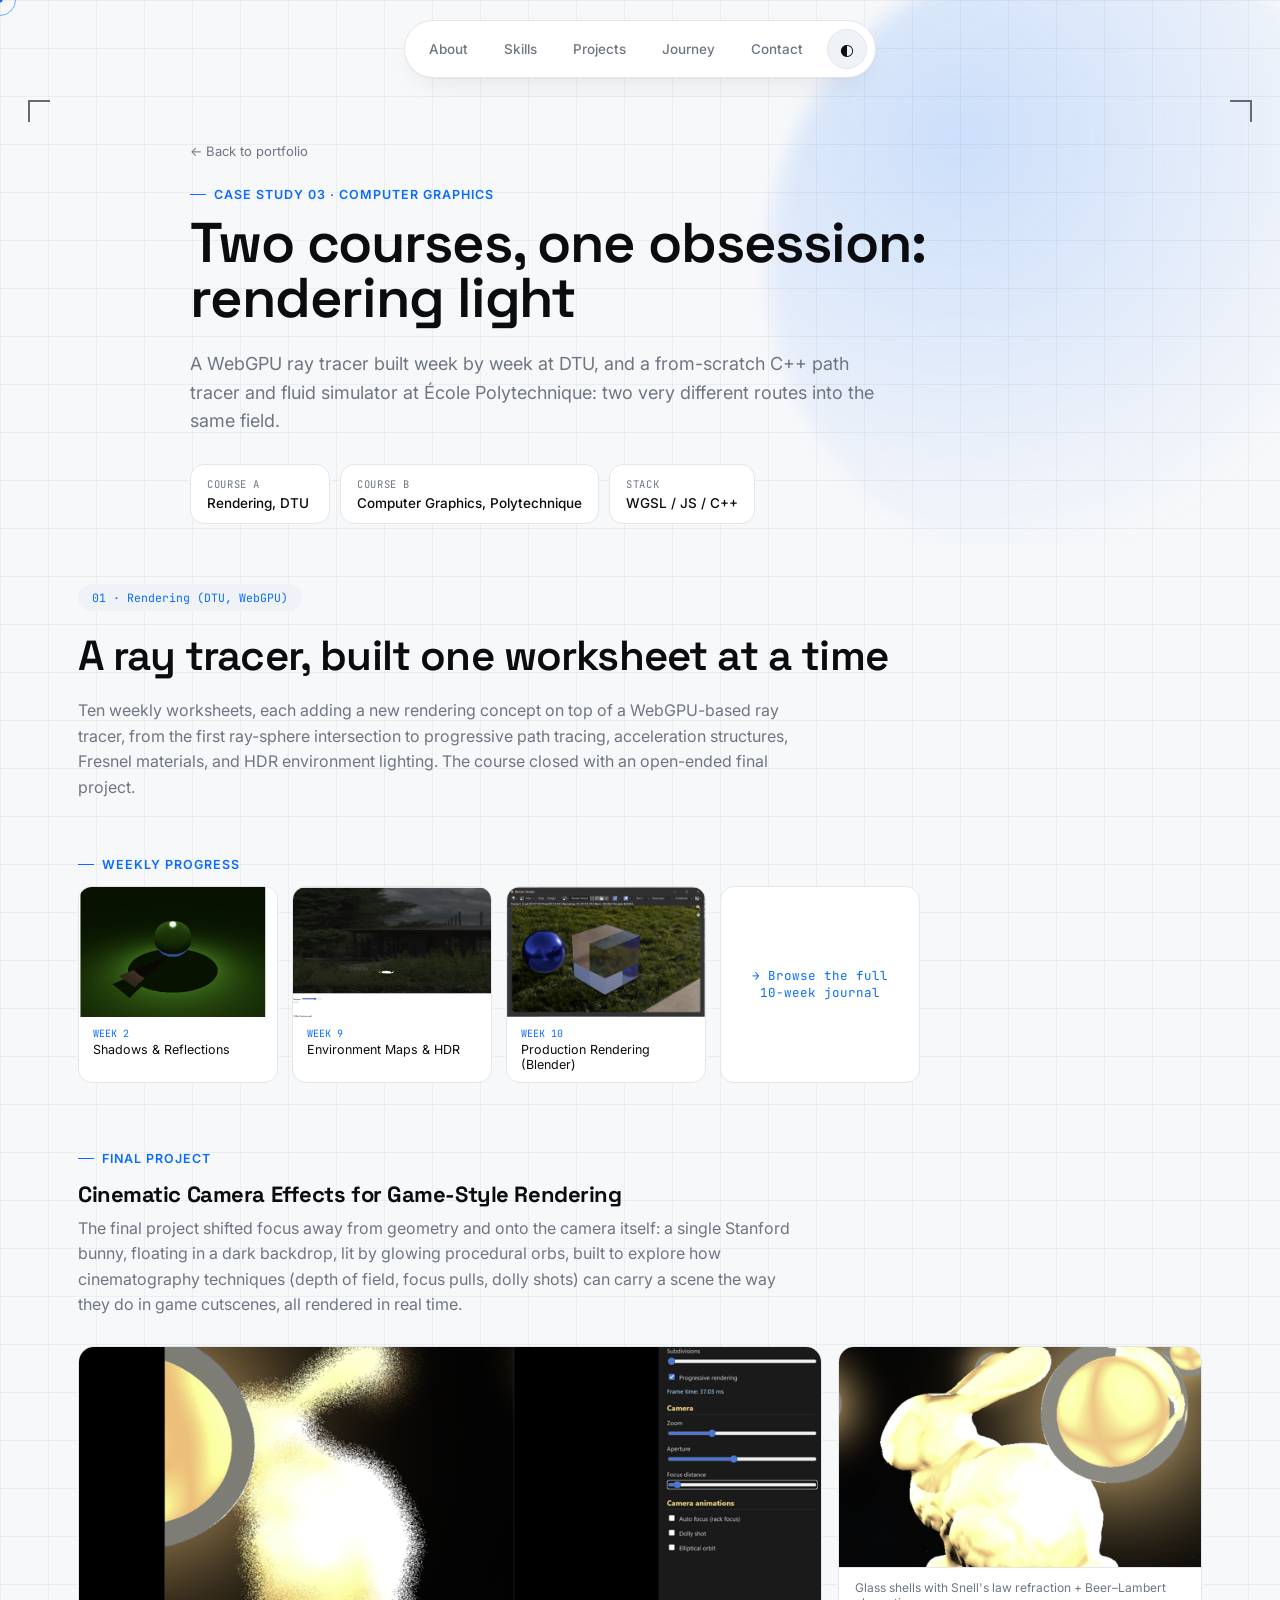
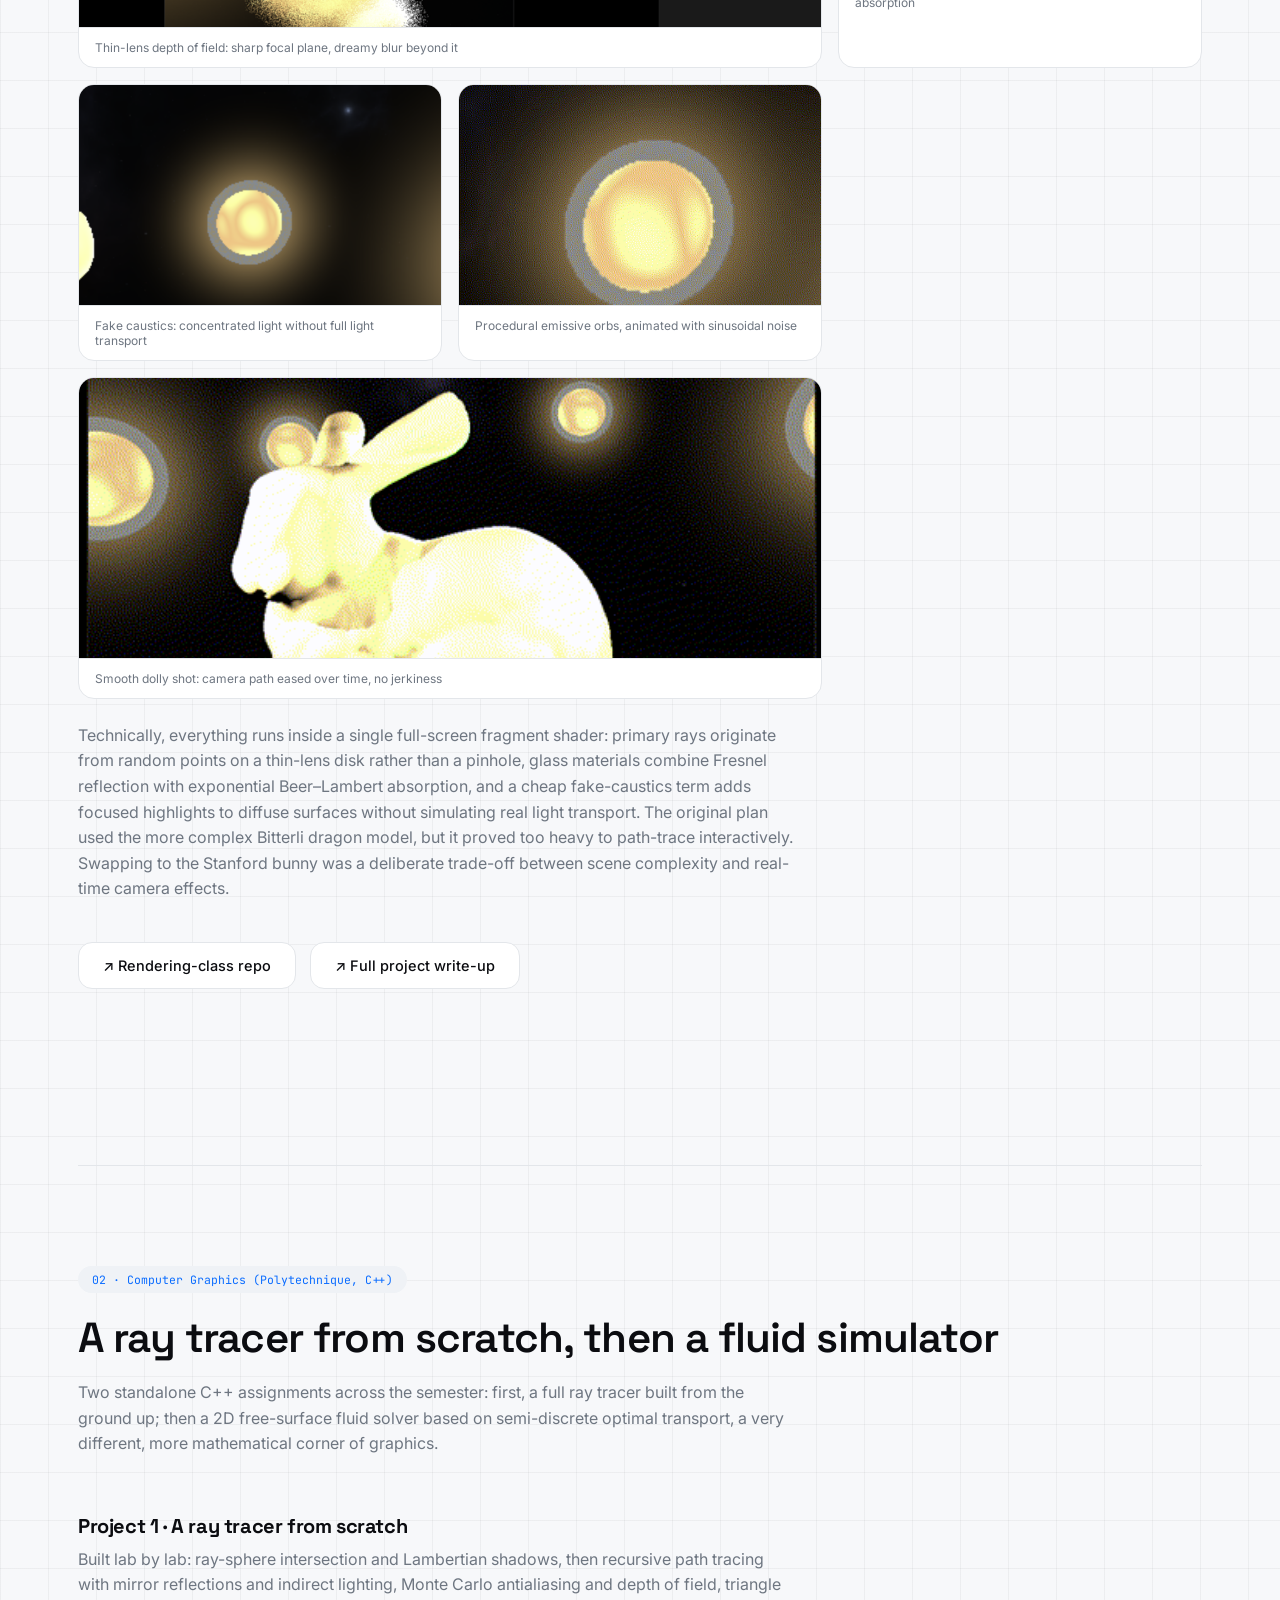
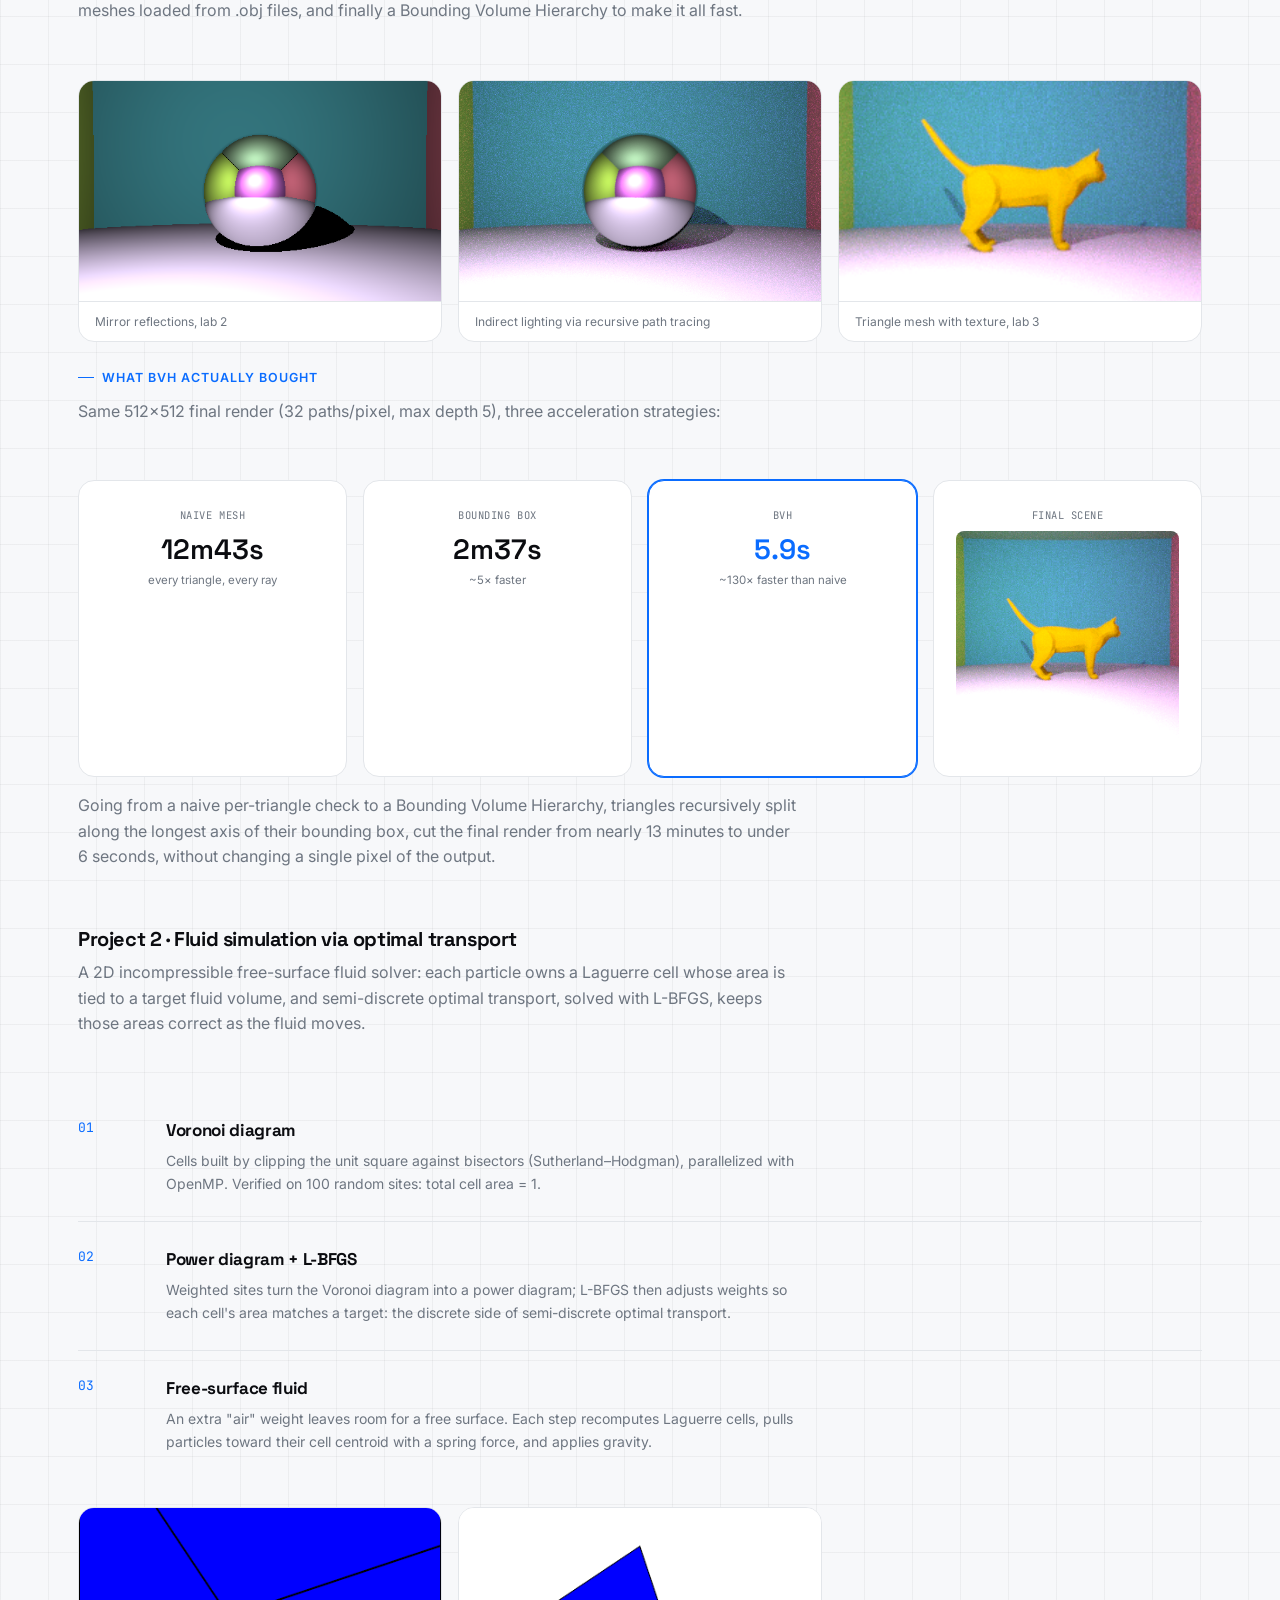
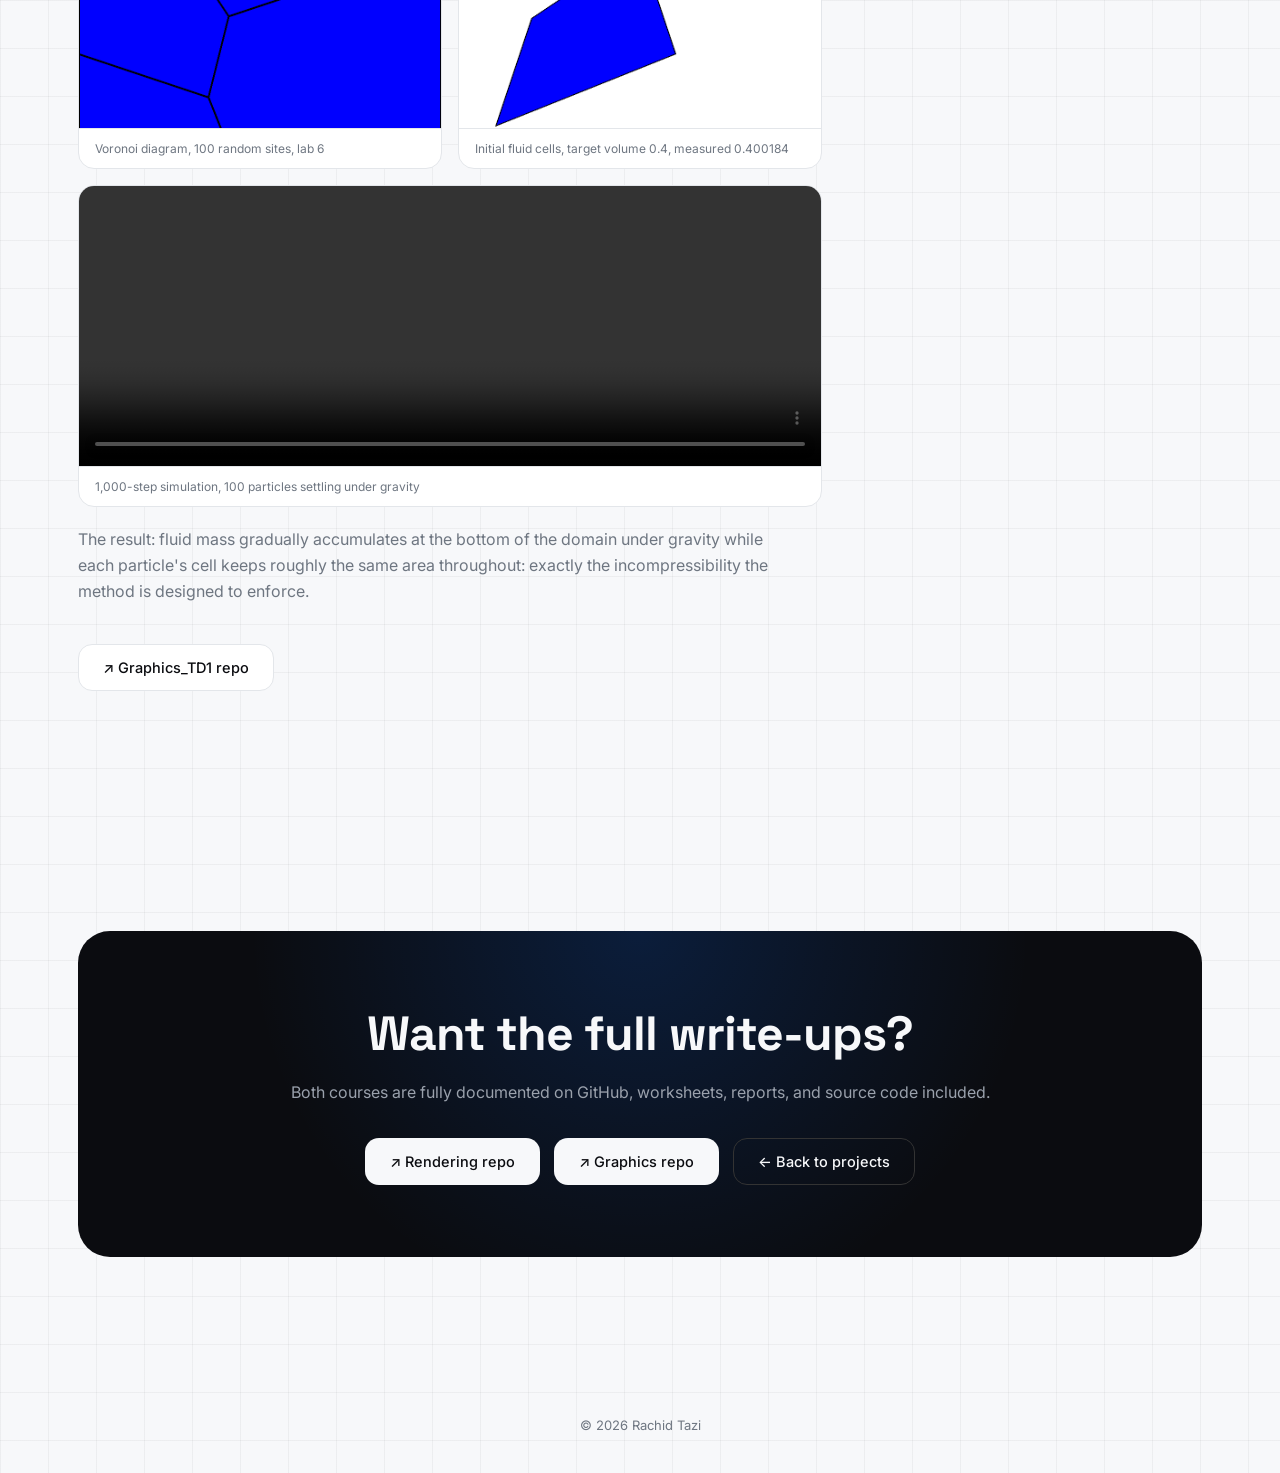
<file: projects/graphics.html>
<!DOCTYPE html>
<html lang="en">
<head>
<meta charset="UTF-8">
<meta name="viewport" content="width=device-width, initial-scale=1.0">
<title>Computer Graphics Coursework | Rachid Tazi</title>
<meta name="description" content="Two computer graphics courses: a WebGPU ray tracer with cinematic camera effects (DTU), and a C++ path tracer plus fluid simulation via optimal transport (École Polytechnique).">
<link rel="preconnect" href="https://fonts.googleapis.com">
<link href="https://fonts.googleapis.com/css2?family=Space+Grotesk:wght@400;500;600;700&family=Inter:wght@400;500;600&family=JetBrains+Mono:wght@400;500&display=swap" rel="stylesheet">
<link rel="stylesheet" href="../style.css">
<style>
  .hero-case{ min-height:auto; padding-top:140px; padding-bottom:20px; }
  .hero-case .corner{ top:100px; }
</style>
</head>
<body>

<div class="cursor-dot" id="cursorDot"></div>
<div class="cursor-ring" id="cursorRing"></div>

<nav class="nav-pill">
  <a href="../index.html#about">About</a>
  <a href="../index.html#skills">Skills</a>
  <a href="../index.html#projects">Projects</a>
  <a href="../index.html#experience">Journey</a>
  <a href="../index.html#contact">Contact</a>
  <div class="nav-toggle" id="themeToggle" title="Toggle theme">◐</div>
</nav>

<header class="hero hero-case">
  <div class="corner tl"></div>
  <div class="corner tr"></div>
  <div class="orb"></div>
  <div class="wrap">
    <a href="../index.html#projects" class="back-link reveal">← Back to portfolio</a>
    <div class="eyebrow reveal">Case study 03 · Computer Graphics</div>
    <h1 class="reveal" style="font-size:clamp(32px,5.2vw,56px); max-width:900px;">Two courses, one obsession: rendering light</h1>
    <p class="lead reveal" style="max-width:700px;">A WebGPU ray tracer built week by week at DTU, and a from-scratch C++ path tracer and fluid simulator at École Polytechnique: two very different routes into the same field.</p>
    <div class="case-meta reveal">
      <div class="meta-chip"><span class="k">Course A</span><span class="v">Rendering, DTU</span></div>
      <div class="meta-chip"><span class="k">Course B</span><span class="v">Computer Graphics, Polytechnique</span></div>
      <div class="meta-chip"><span class="k">Stack</span><span class="v">WGSL / JS / C++</span></div>
    </div>
  </div>
</header>

<!-- ========== COURSE A: DTU RENDERING ========== -->
<section style="padding-top:40px;">
  <div class="wrap">
    <div class="subcase-tag reveal">01 · Rendering (DTU, WebGPU)</div>
    <h2 class="section-title reveal">A ray tracer, built one worksheet at a time</h2>
    <p class="section-sub reveal" style="max-width:720px;">
      Ten weekly worksheets, each adding a new rendering concept on top of a WebGPU-based ray tracer, from the first ray-sphere intersection to progressive path tracing, acceleration structures, Fresnel materials, and HDR environment lighting. The course closed with an open-ended final project.
    </p>

    <div class="eyebrow reveal">Weekly progress</div>
    <div class="week-strip reveal" style="margin-bottom:56px;">
      <div class="week-card"><img src="../assets/graphics/dtu_w2.png" alt="Shadows and reflections"><div class="wk-label"><div class="wk-num">WEEK 2</div><div class="wk-title">Shadows &amp; Reflections</div></div></div>
      <div class="week-card"><img src="../assets/graphics/dtu_w9.png" alt="Environment maps"><div class="wk-label"><div class="wk-num">WEEK 9</div><div class="wk-title">Environment Maps &amp; HDR</div></div></div>
      <div class="week-card"><img src="../assets/graphics/dtu_w10.png" alt="Production rendering in Blender"><div class="wk-label"><div class="wk-num">WEEK 10</div><div class="wk-title">Production Rendering (Blender)</div></div></div>
      <div class="week-card" style="display:flex; align-items:center; justify-content:center; text-align:center; padding:16px;">
        <a href="rendering-journal/index.html" target="_blank" rel="noopener" style="font-size:12.5px; color:var(--accent); font-family:'JetBrains Mono',monospace;">→ Browse the full<br>10-week journal</a>
      </div>
    </div>

    <div class="eyebrow reveal">Final project</div>
    <h3 class="reveal" style="font-size:22px; margin-bottom:8px;">Cinematic Camera Effects for Game-Style Rendering</h3>
    <p class="section-sub reveal" style="max-width:720px; margin-bottom:28px;">
      The final project shifted focus away from geometry and onto the camera itself: a single Stanford bunny, floating in a dark backdrop, lit by glowing procedural orbs, built to explore how cinematography techniques (depth of field, focus pulls, dolly shots) can carry a scene the way they do in game cutscenes, all rendered in real time.
    </p>

    <div class="shot-grid reveal" style="margin-bottom:24px;">
      <div class="shot wide"><img src="../assets/graphics/dtu_dof.png" alt="Thin lens depth of field"><div class="cap">Thin-lens depth of field: sharp focal plane, dreamy blur beyond it</div></div>
      <div class="shot"><img src="../assets/graphics/dtu_refraction.png" alt="Glass refraction and absorption"><div class="cap">Glass shells with Snell's law refraction + Beer–Lambert absorption</div></div>
      <div class="shot"><img src="../assets/graphics/dtu_caustic.png" alt="Fake caustics"><div class="cap">Fake caustics: concentrated light without full light transport</div></div>
      <div class="shot"><img src="../assets/graphics/dtu_orb.gif" alt="Procedural emissive orb animation"><div class="cap">Procedural emissive orbs, animated with sinusoidal noise</div></div>
      <div class="shot wide"><img src="../assets/graphics/dtu_dolly.gif" alt="Cinematic dolly shot"><div class="cap">Smooth dolly shot: camera path eased over time, no jerkiness</div></div>
    </div>
    <p class="section-sub reveal" style="max-width:720px; margin-bottom:16px;">
      Technically, everything runs inside a single full-screen fragment shader: primary rays originate from random points on a thin-lens disk rather than a pinhole, glass materials combine Fresnel reflection with exponential Beer–Lambert absorption, and a cheap fake-caustics term adds focused highlights to diffuse surfaces without simulating real light transport. The original plan used the more complex Bitterli dragon model, but it proved too heavy to path-trace interactively. Swapping to the Stanford bunny was a deliberate trade-off between scene complexity and real-time camera effects.
    </p>
    <div class="hero-actions reveal" style="margin-bottom:56px;">
      <a href="https://github.com/Rach0o0/Rendering-class" class="btn btn-ghost" target="_blank" rel="noopener">↗ Rendering-class repo</a>
      <a href="rendering-journal/project.html" class="btn btn-ghost" target="_blank" rel="noopener">↗ Full project write-up</a>
    </div>
  </div>
</section>

<div class="wrap"><div class="divider-line"></div></div>

<!-- ========== COURSE B: POLYTECHNIQUE COMPUTER GRAPHICS ========== -->
<section style="padding-top:0;">
  <div class="wrap">
    <div class="subcase-tag reveal">02 · Computer Graphics (Polytechnique, C++)</div>
    <h2 class="section-title reveal">A ray tracer from scratch, then a fluid simulator</h2>
    <p class="section-sub reveal" style="max-width:720px;">
      Two standalone C++ assignments across the semester: first, a full ray tracer built from the ground up; then a 2D free-surface fluid solver based on semi-discrete optimal transport, a very different, more mathematical corner of graphics.
    </p>

    <!-- Project 1: raytracer -->
    <h3 class="reveal" style="font-size:20px; margin-bottom:8px;">Project 1 · A ray tracer from scratch</h3>
    <p class="section-sub reveal" style="max-width:720px;">
      Built lab by lab: ray-sphere intersection and Lambertian shadows, then recursive path tracing with mirror reflections and indirect lighting, Monte Carlo antialiasing and depth of field, triangle meshes loaded from .obj files, and finally a Bounding Volume Hierarchy to make it all fast.
    </p>
    <div class="shot-grid reveal" style="margin-bottom:28px;">
      <div class="shot"><img src="../assets/graphics/td1_mirror.png" alt="Mirror reflections"><div class="cap">Mirror reflections, lab 2</div></div>
      <div class="shot"><img src="../assets/graphics/td1_indirect.png" alt="Indirect lighting"><div class="cap">Indirect lighting via recursive path tracing</div></div>
      <div class="shot"><img src="../assets/graphics/td1_cat.png" alt="Textured triangle mesh"><div class="cap">Triangle mesh with texture, lab 3</div></div>
    </div>

    <div class="eyebrow reveal">What BVH actually bought</div>
    <p class="section-sub reveal" style="max-width:720px;">Same 512×512 final render (32 paths/pixel, max depth 5), three acceleration strategies:</p>
    <div class="compare-grid reveal" style="margin-bottom:16px;">
      <div class="compare-card">
        <span class="cm-label">Naive mesh</span>
        <div class="cm-value">12m43s</div>
        <div class="cm-note">every triangle, every ray</div>
      </div>
      <div class="compare-card">
        <span class="cm-label">Bounding box</span>
        <div class="cm-value">2m37s</div>
        <div class="cm-note">~5× faster</div>
      </div>
      <div class="compare-card best">
        <span class="cm-label">BVH</span>
        <div class="cm-value">5.9s</div>
        <div class="cm-note">~130× faster than naive</div>
      </div>
      <div class="compare-card">
        <span class="cm-label">Final scene</span>
        <div class="cm-value best-shot"><img src="../assets/graphics/td1_final_scene.png" alt="Final BVH-accelerated render" style="width:100%; border-radius:8px; margin-top:4px;"></div>
      </div>
    </div>
    <p class="section-sub reveal" style="max-width:720px; margin-bottom:56px;">
      Going from a naive per-triangle check to a Bounding Volume Hierarchy, triangles recursively split along the longest axis of their bounding box, cut the final render from nearly 13 minutes to under 6 seconds, without changing a single pixel of the output.
    </p>

    <!-- Project 2: fluid sim -->
    <h3 class="reveal" style="font-size:20px; margin-bottom:8px;">Project 2 · Fluid simulation via optimal transport</h3>
    <p class="section-sub reveal" style="max-width:720px;">
      A 2D incompressible free-surface fluid solver: each particle owns a Laguerre cell whose area is tied to a target fluid volume, and semi-discrete optimal transport, solved with L-BFGS, keeps those areas correct as the fluid moves.
    </p>
    <div class="approach-steps reveal" style="margin-bottom:28px;">
      <div class="approach-step">
        <span class="anum">01</span>
        <div><h3>Voronoi diagram</h3><p>Cells built by clipping the unit square against bisectors (Sutherland–Hodgman), parallelized with OpenMP. Verified on 100 random sites: total cell area = 1.</p></div>
      </div>
      <div class="approach-step">
        <span class="anum">02</span>
        <div><h3>Power diagram + L-BFGS</h3><p>Weighted sites turn the Voronoi diagram into a power diagram; L-BFGS then adjusts weights so each cell's area matches a target: the discrete side of semi-discrete optimal transport.</p></div>
      </div>
      <div class="approach-step">
        <span class="anum">03</span>
        <div><h3>Free-surface fluid</h3><p>An extra "air" weight leaves room for a free surface. Each step recomputes Laguerre cells, pulls particles toward their cell centroid with a spring force, and applies gravity.</p></div>
      </div>
    </div>
    <div class="shot-grid reveal" style="margin-bottom:20px;">
      <div class="shot"><img src="../assets/graphics/td3_voronoi.png" alt="Voronoi diagram, 100 sites"><div class="cap">Voronoi diagram, 100 random sites, lab 6</div></div>
      <div class="shot"><img src="../assets/graphics/td3_fluid.png" alt="Initial fluid setup"><div class="cap">Initial fluid cells, target volume 0.4, measured 0.400184</div></div>
      <div class="shot wide">
        <video src="../assets/graphics/td3_fluid_sim.mp4" controls muted loop playsinline></video>
        <div class="cap">1,000-step simulation, 100 particles settling under gravity</div>
      </div>
    </div>
    <p class="section-sub reveal" style="max-width:720px; margin-bottom:40px;">
      The result: fluid mass gradually accumulates at the bottom of the domain under gravity while each particle's cell keeps roughly the same area throughout: exactly the incompressibility the method is designed to enforce.
    </p>
    <div class="hero-actions reveal">
      <a href="https://github.com/Rach0o0/Graphics_TD1" class="btn btn-ghost" target="_blank" rel="noopener">↗ Graphics_TD1 repo</a>
    </div>
  </div>
</section>

<section>
  <div class="wrap reveal">
    <div class="contact-card">
      <h2>Want the full write-ups?</h2>
      <p>Both courses are fully documented on GitHub, worksheets, reports, and source code included.</p>
      <div class="contact-actions">
        <a href="https://github.com/Rach0o0/Rendering-class" class="btn btn-primary" target="_blank" rel="noopener">↗ Rendering repo</a>
        <a href="https://github.com/Rach0o0/Graphics_TD1" class="btn btn-primary" target="_blank" rel="noopener">↗ Graphics repo</a>
        <a href="../index.html#projects" class="btn btn-ghost">← Back to projects</a>
      </div>
    </div>
  </div>
</section>

<footer>© 2026 Rachid Tazi</footer>

<script>
  const dot = document.getElementById('cursorDot');
  const ring = document.getElementById('cursorRing');
  window.addEventListener('mousemove', (e) => {
    dot.style.left = e.clientX + 'px'; dot.style.top = e.clientY + 'px';
    ring.style.left = e.clientX + 'px'; ring.style.top = e.clientY + 'px';
  });
  document.querySelectorAll('a, button').forEach(el => {
    el.addEventListener('mouseenter', () => ring.classList.add('active'));
    el.addEventListener('mouseleave', () => ring.classList.remove('active'));
  });

  const root = document.documentElement;
  document.getElementById('themeToggle').addEventListener('click', () => root.classList.toggle('dark'));

  const revealEls = document.querySelectorAll('.reveal');
  const io = new IntersectionObserver((entries) => {
    entries.forEach(e => { if(e.isIntersecting){ e.target.classList.add('in'); io.unobserve(e.target); } });
  }, { threshold: 0.12 });
  revealEls.forEach(el => io.observe(el));
</script>
</body>
</html>
</file>
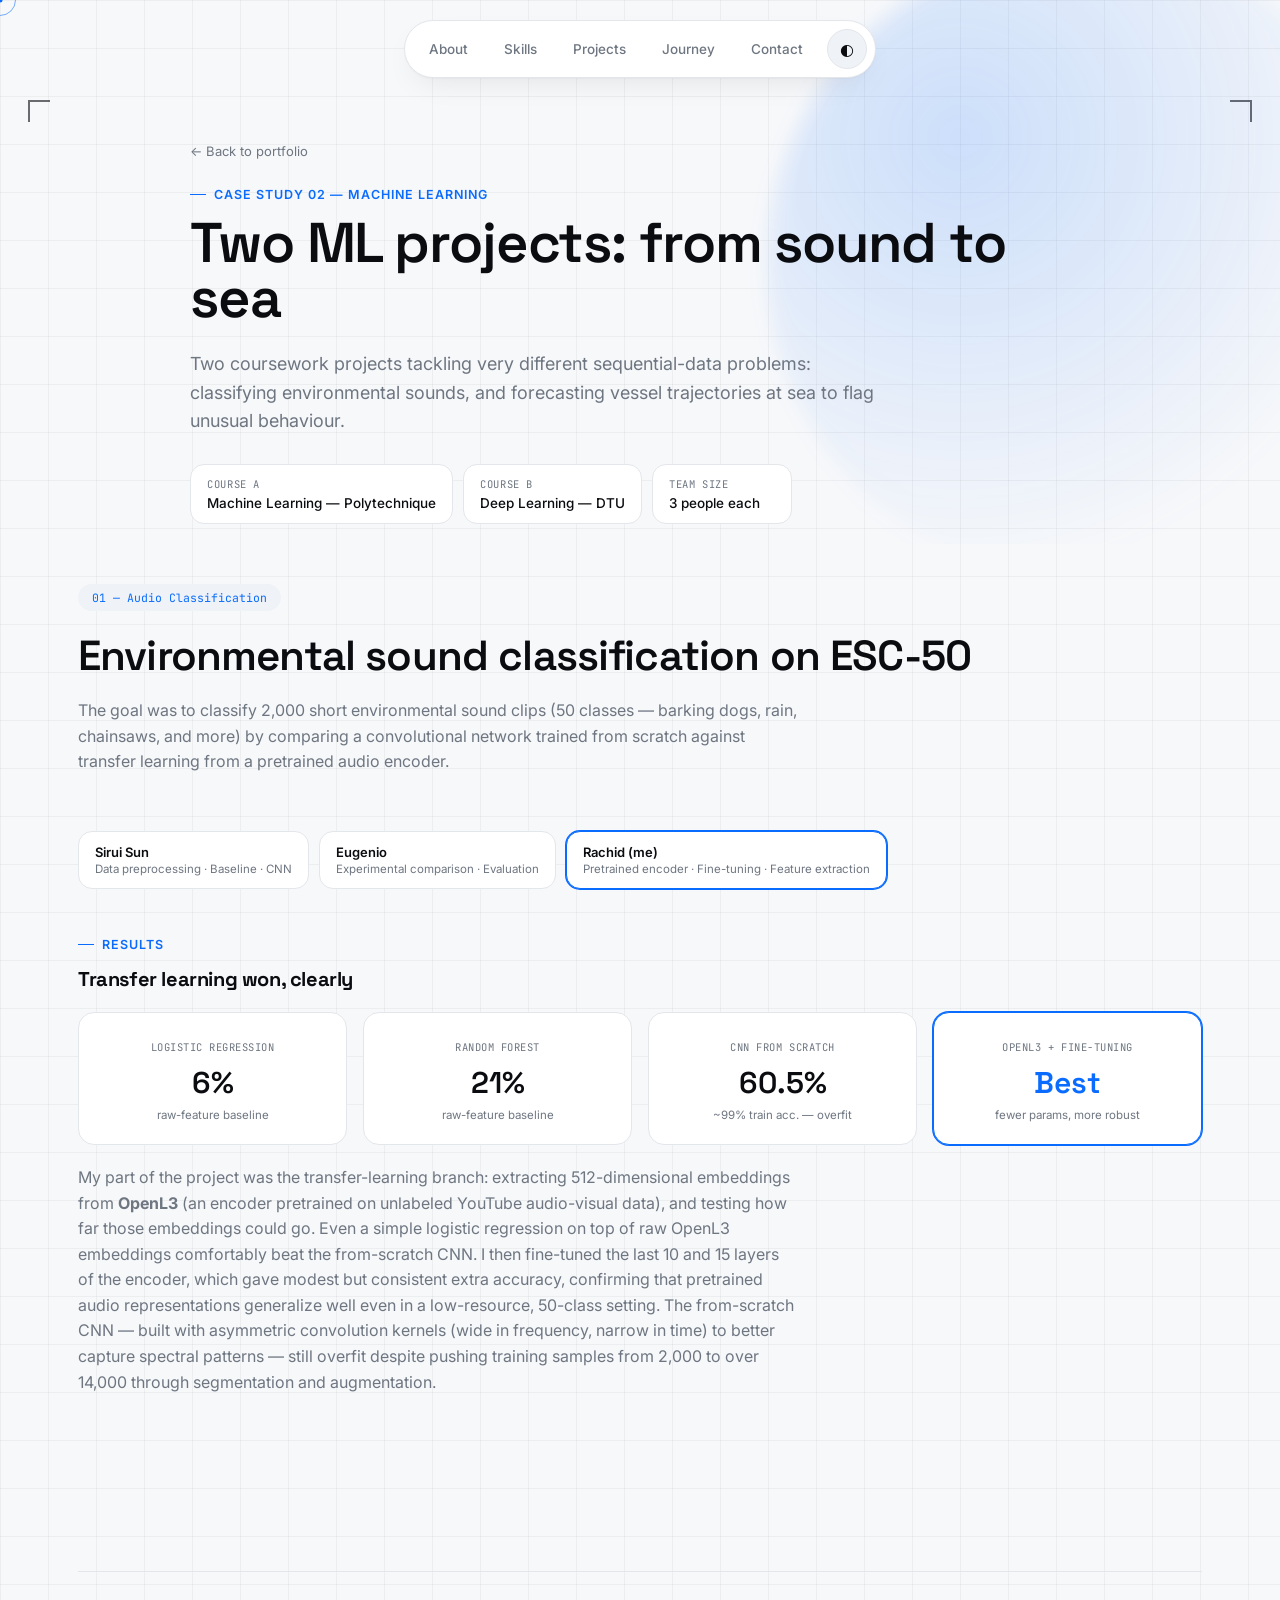
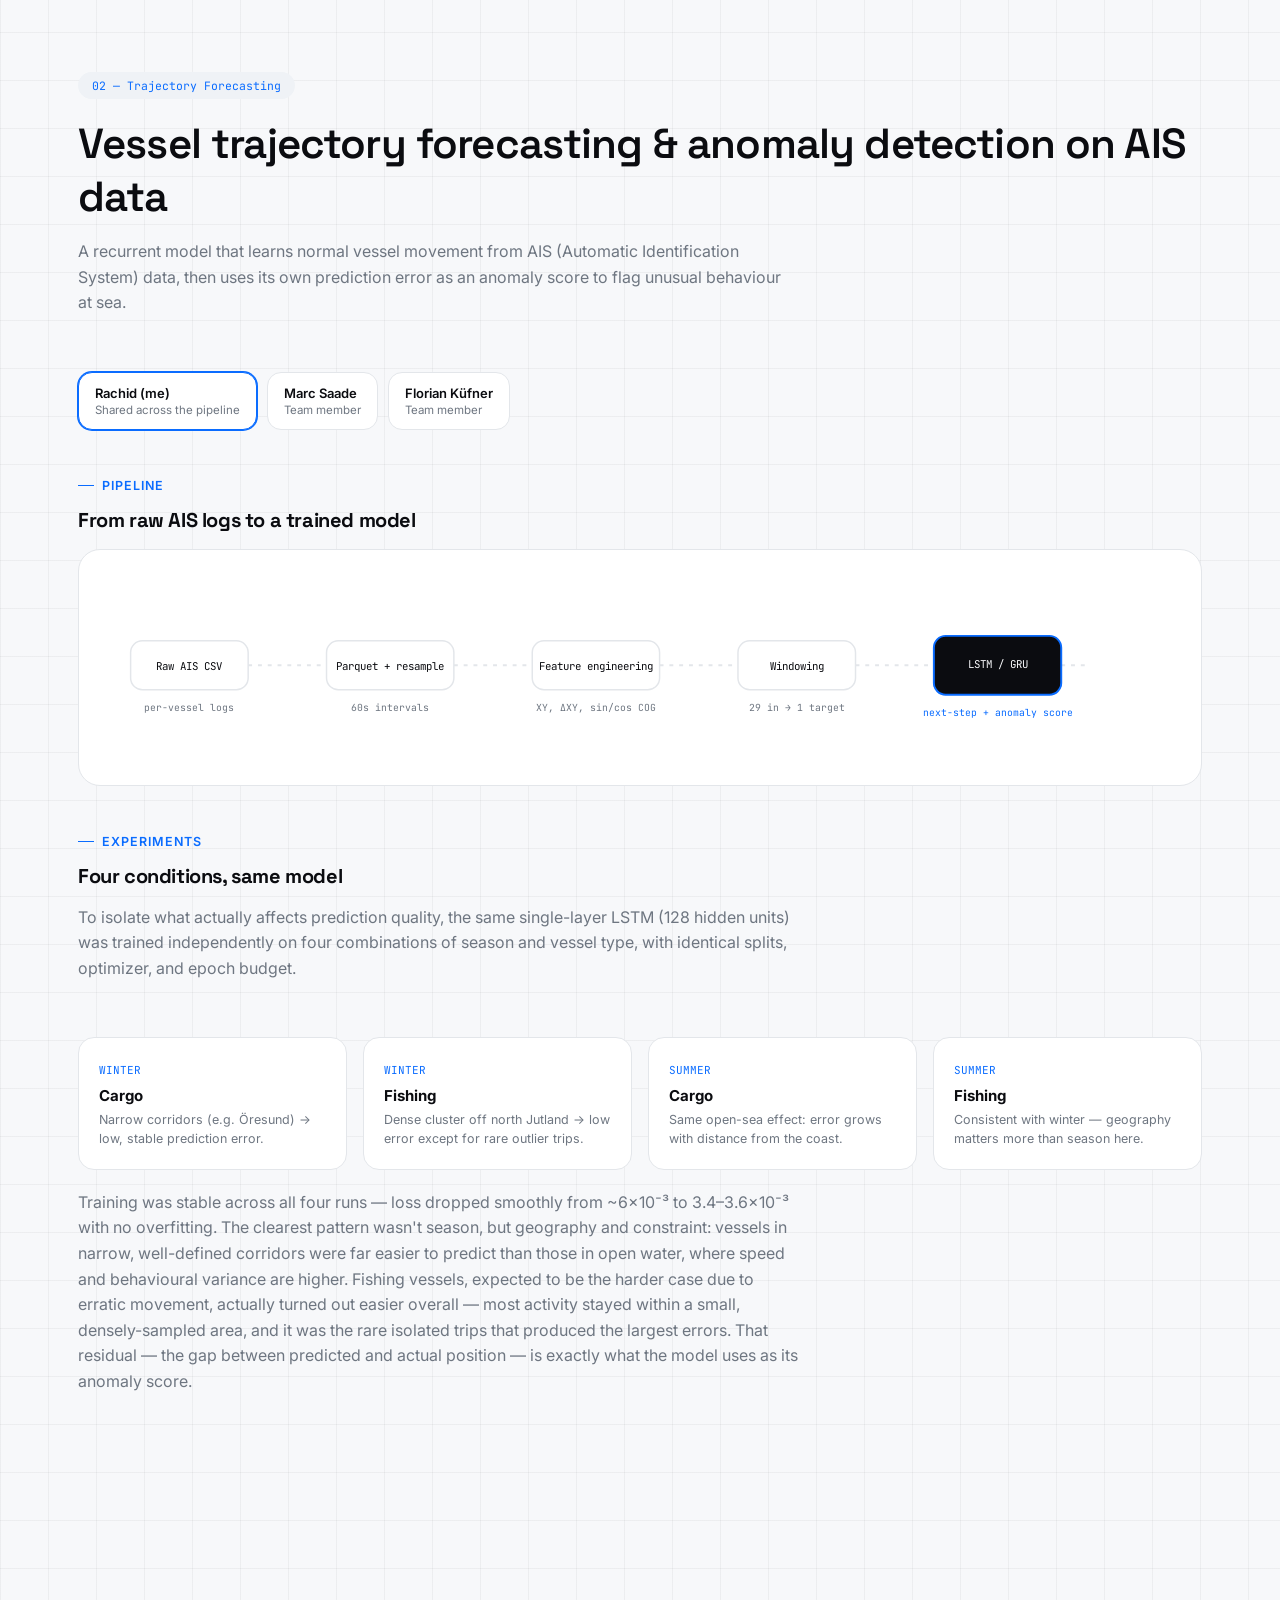
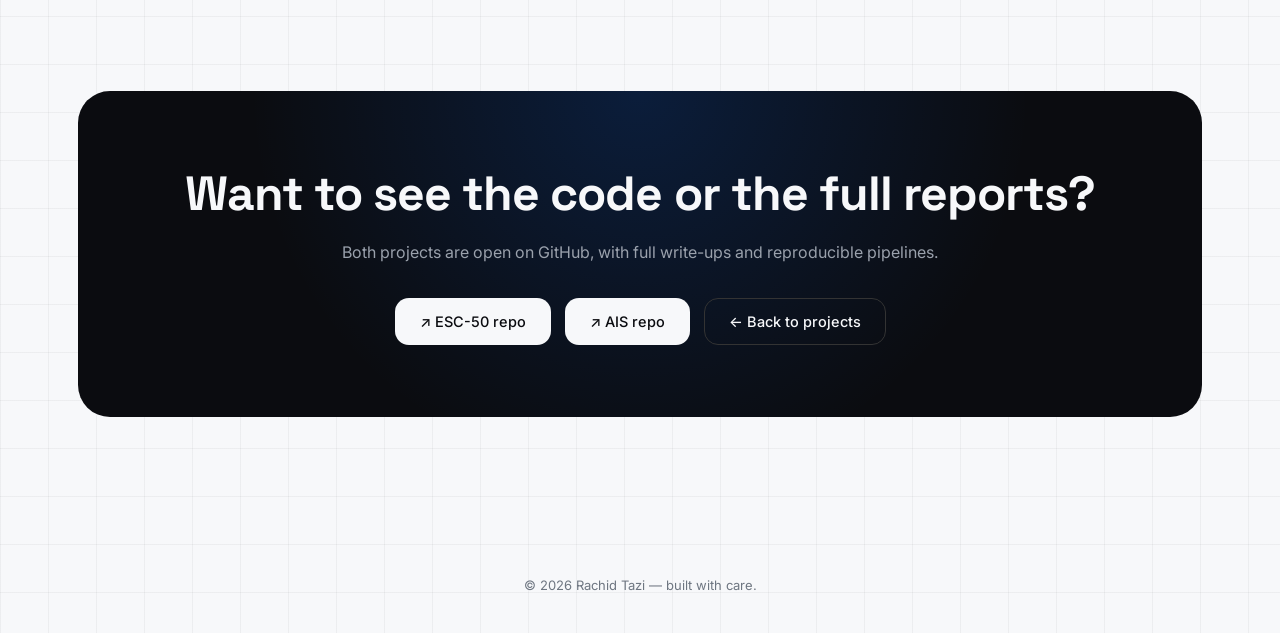
<file: projects/machine-learning.html>
<!DOCTYPE html>
<html lang="en">
<head>
<meta charset="UTF-8">
<meta name="viewport" content="width=device-width, initial-scale=1.0">
<title>Machine Learning Projects — Rachid Tazi</title>
<meta name="description" content="Two machine learning projects: environmental audio classification on ESC-50, and vessel trajectory forecasting & anomaly detection on AIS data.">
<link rel="preconnect" href="https://fonts.googleapis.com">
<link href="https://fonts.googleapis.com/css2?family=Space+Grotesk:wght@400;500;600;700&family=Inter:wght@400;500;600&family=JetBrains+Mono:wght@400;500&display=swap" rel="stylesheet">
<link rel="stylesheet" href="../style.css">
<style>
  .hero-case{ min-height:auto; padding-top:140px; padding-bottom:20px; }
  .hero-case .corner{ top:100px; }
  .subcase-tag{ display:inline-flex; align-items:center; gap:8px; font-family:'JetBrains Mono',monospace; font-size:11.5px; color:var(--accent); background:var(--surface-2); padding:6px 14px; border-radius:999px; margin-bottom:18px; }
  .divider-line{ height:1px; background:var(--line); margin:0 0 100px; }
  .role-row{ display:flex; flex-wrap:wrap; gap:10px; margin-top:20px; }
  .role-chip{ display:flex; flex-direction:column; gap:2px; padding:12px 16px; border:1px solid var(--line); border-radius:14px; background:var(--surface); }
  .role-chip.me{ border-color:var(--accent); box-shadow:0 0 0 1px var(--accent); }
  .role-chip .rn{ font-size:13px; font-weight:600; }
  .role-chip .rt{ font-size:11.5px; color:var(--muted); }
  .compare-grid{ display:grid; grid-template-columns:repeat(4,1fr); gap:16px; }
  .compare-card{ background:var(--surface); border:1px solid var(--line); border-radius:16px; padding:22px; text-align:center; }
  .compare-card.best{ border-color:var(--accent); box-shadow:0 0 0 1px var(--accent); }
  .compare-card .cm-label{ font-family:'JetBrains Mono',monospace; font-size:10.5px; color:var(--muted); text-transform:uppercase; letter-spacing:0.05em; }
  .compare-card .cm-value{ font-family:'Space Grotesk',sans-serif; font-size:30px; font-weight:600; margin-top:8px; color:var(--ink); }
  .compare-card.best .cm-value{ color:var(--accent); }
  .compare-card .cm-note{ font-size:11.5px; color:var(--muted); margin-top:6px; }
  @media (max-width:800px){ .compare-grid{ grid-template-columns:1fr 1fr; } }

  .exp-grid{ display:grid; grid-template-columns:repeat(4,1fr); gap:16px; }
  .exp-card{ background:var(--surface); border:1px solid var(--line); border-radius:16px; padding:20px; }
  .exp-card .ek{ font-family:'JetBrains Mono',monospace; font-size:11px; color:var(--accent); text-transform:uppercase; }
  .exp-card h4{ font-size:15px; margin:8px 0 6px; }
  .exp-card p{ font-size:12.5px; color:var(--muted); line-height:1.5; }
  @media (max-width:800px){ .exp-grid{ grid-template-columns:1fr 1fr; } }
  @media (max-width:500px){ .exp-grid{ grid-template-columns:1fr; } }
</style>
</head>
<body>

<div class="cursor-dot" id="cursorDot"></div>
<div class="cursor-ring" id="cursorRing"></div>

<nav class="nav-pill">
  <a href="../index.html#about">About</a>
  <a href="../index.html#skills">Skills</a>
  <a href="../index.html#projects">Projects</a>
  <a href="../index.html#experience">Journey</a>
  <a href="../index.html#contact">Contact</a>
  <div class="nav-toggle" id="themeToggle" title="Toggle theme">◐</div>
</nav>

<header class="hero hero-case">
  <div class="corner tl"></div>
  <div class="corner tr"></div>
  <div class="orb"></div>
  <div class="wrap">
    <a href="../index.html#projects" class="back-link reveal">← Back to portfolio</a>
    <div class="eyebrow reveal">Case study 02 — Machine Learning</div>
    <h1 class="reveal" style="font-size:clamp(32px,5.2vw,56px); max-width:900px;">Two ML projects: from sound to sea</h1>
    <p class="lead reveal" style="max-width:700px;">Two coursework projects tackling very different sequential-data problems: classifying environmental sounds, and forecasting vessel trajectories at sea to flag unusual behaviour.</p>
    <div class="case-meta reveal">
      <div class="meta-chip"><span class="k">Course A</span><span class="v">Machine Learning — Polytechnique</span></div>
      <div class="meta-chip"><span class="k">Course B</span><span class="v">Deep Learning — DTU</span></div>
      <div class="meta-chip"><span class="k">Team size</span><span class="v">3 people each</span></div>
    </div>
  </div>
</header>

<!-- ========== PROJECT A : ESC-50 ========== -->
<section style="padding-top:40px;">
  <div class="wrap">
    <div class="subcase-tag reveal">01 — Audio Classification</div>
    <h2 class="section-title reveal">Environmental sound classification on ESC-50</h2>
    <p class="section-sub reveal" style="max-width:720px;">
      The goal was to classify 2,000 short environmental sound clips (50 classes — barking dogs, rain, chainsaws, and more) by comparing a convolutional network trained from scratch against transfer learning from a pretrained audio encoder.
    </p>

    <div class="role-row reveal" style="margin-bottom:48px;">
      <div class="role-chip"><span class="rn">Sirui Sun</span><span class="rt">Data preprocessing · Baseline · CNN</span></div>
      <div class="role-chip"><span class="rn">Eugenio</span><span class="rt">Experimental comparison · Evaluation</span></div>
      <div class="role-chip me"><span class="rn">Rachid (me)</span><span class="rt">Pretrained encoder · Fine-tuning · Feature extraction</span></div>
    </div>

    <div class="eyebrow reveal">Results</div>
    <h3 class="reveal" style="font-size:20px; margin-bottom:20px;">Transfer learning won, clearly</h3>
    <div class="compare-grid reveal" style="margin-bottom:20px;">
      <div class="compare-card">
        <span class="cm-label">Logistic Regression</span>
        <div class="cm-value">6%</div>
        <div class="cm-note">raw-feature baseline</div>
      </div>
      <div class="compare-card">
        <span class="cm-label">Random Forest</span>
        <div class="cm-value">21%</div>
        <div class="cm-note">raw-feature baseline</div>
      </div>
      <div class="compare-card">
        <span class="cm-label">CNN from scratch</span>
        <div class="cm-value">60.5%</div>
        <div class="cm-note">~99% train acc. — overfit</div>
      </div>
      <div class="compare-card best">
        <span class="cm-label">OpenL3 + fine-tuning</span>
        <div class="cm-value">Best</div>
        <div class="cm-note">fewer params, more robust</div>
      </div>
    </div>
    <p class="section-sub reveal" style="max-width:720px; margin-bottom:56px;">
      My part of the project was the transfer-learning branch: extracting 512-dimensional embeddings from <strong>OpenL3</strong> (an encoder pretrained on unlabeled YouTube audio-visual data), and testing how far those embeddings could go. Even a simple logistic regression on top of raw OpenL3 embeddings comfortably beat the from-scratch CNN. I then fine-tuned the last 10 and 15 layers of the encoder, which gave modest but consistent extra accuracy, confirming that pretrained audio representations generalize well even in a low-resource, 50-class setting. The from-scratch CNN — built with asymmetric convolution kernels (wide in frequency, narrow in time) to better capture spectral patterns — still overfit despite pushing training samples from 2,000 to over 14,000 through segmentation and augmentation.
    </p>
  </div>
</section>

<div class="wrap"><div class="divider-line"></div></div>

<!-- ========== PROJECT B : AIS ========== -->
<section style="padding-top:0;">
  <div class="wrap">
    <div class="subcase-tag reveal">02 — Trajectory Forecasting</div>
    <h2 class="section-title reveal">Vessel trajectory forecasting &amp; anomaly detection on AIS data</h2>
    <p class="section-sub reveal" style="max-width:720px;">
      A recurrent model that learns normal vessel movement from AIS (Automatic Identification System) data, then uses its own prediction error as an anomaly score to flag unusual behaviour at sea.
    </p>

    <div class="role-row reveal" style="margin-bottom:48px;">
      <div class="role-chip me"><span class="rn">Rachid (me)</span><span class="rt">Shared across the pipeline</span></div>
      <div class="role-chip"><span class="rn">Marc Saade</span><span class="rt">Team member</span></div>
      <div class="role-chip"><span class="rn">Florian Küfner</span><span class="rt">Team member</span></div>
    </div>

    <div class="eyebrow reveal">Pipeline</div>
    <h3 class="reveal" style="font-size:20px; margin-bottom:16px;">From raw AIS logs to a trained model</h3>
    <div class="diagram-wrap reveal" style="margin-bottom:48px;">
      <svg viewBox="0 0 1080 170" xmlns="http://www.w3.org/2000/svg" style="width:100%; height:auto; font-family:'JetBrains Mono',monospace;">
        <line x1="80" y1="85" x2="1000" y2="85" stroke="var(--line)" stroke-width="2" stroke-dasharray="4 6"></line>
        <g>
          <rect x="20" y="60" width="120" height="50" rx="12" fill="var(--surface)" stroke="var(--line)" stroke-width="1.5"></rect>
          <text x="80" y="90" text-anchor="middle" font-size="11" fill="var(--ink)">Raw AIS CSV</text>
          <text x="80" y="132" text-anchor="middle" font-size="10" fill="var(--muted)">per-vessel logs</text>
        </g>
        <g>
          <rect x="220" y="60" width="130" height="50" rx="12" fill="var(--surface)" stroke="var(--line)" stroke-width="1.5"></rect>
          <text x="285" y="90" text-anchor="middle" font-size="11" fill="var(--ink)">Parquet + resample</text>
          <text x="285" y="132" text-anchor="middle" font-size="10" fill="var(--muted)">60s intervals</text>
        </g>
        <g>
          <rect x="430" y="60" width="130" height="50" rx="12" fill="var(--surface)" stroke="var(--line)" stroke-width="1.5"></rect>
          <text x="495" y="90" text-anchor="middle" font-size="11" fill="var(--ink)">Feature engineering</text>
          <text x="495" y="132" text-anchor="middle" font-size="10" fill="var(--muted)">XY, ΔXY, sin/cos COG</text>
        </g>
        <g>
          <rect x="640" y="60" width="120" height="50" rx="12" fill="var(--surface)" stroke="var(--line)" stroke-width="1.5"></rect>
          <text x="700" y="90" text-anchor="middle" font-size="11" fill="var(--ink)">Windowing</text>
          <text x="700" y="132" text-anchor="middle" font-size="10" fill="var(--muted)">29 in → 1 target</text>
        </g>
        <g>
          <rect x="840" y="55" width="130" height="60" rx="12" fill="var(--ink)" stroke="var(--accent)" stroke-width="2"></rect>
          <text x="905" y="88" text-anchor="middle" font-size="11" fill="var(--bg)">LSTM / GRU</text>
          <text x="905" y="137" text-anchor="middle" font-size="10" fill="var(--accent)">next-step + anomaly score</text>
        </g>
      </svg>
    </div>

    <div class="eyebrow reveal">Experiments</div>
    <h3 class="reveal" style="font-size:20px; margin-bottom:16px;">Four conditions, same model</h3>
    <p class="section-sub reveal" style="max-width:720px;">To isolate what actually affects prediction quality, the same single-layer LSTM (128 hidden units) was trained independently on four combinations of season and vessel type, with identical splits, optimizer, and epoch budget.</p>
    <div class="exp-grid reveal" style="margin-bottom:20px;">
      <div class="exp-card"><span class="ek">Winter</span><h4>Cargo</h4><p>Narrow corridors (e.g. Öresund) → low, stable prediction error.</p></div>
      <div class="exp-card"><span class="ek">Winter</span><h4>Fishing</h4><p>Dense cluster off north Jutland → low error except for rare outlier trips.</p></div>
      <div class="exp-card"><span class="ek">Summer</span><h4>Cargo</h4><p>Same open-sea effect: error grows with distance from the coast.</p></div>
      <div class="exp-card"><span class="ek">Summer</span><h4>Fishing</h4><p>Consistent with winter — geography matters more than season here.</p></div>
    </div>
    <p class="section-sub reveal" style="max-width:720px; margin-bottom:56px;">
      Training was stable across all four runs — loss dropped smoothly from ~6×10⁻³ to 3.4–3.6×10⁻³ with no overfitting. The clearest pattern wasn't season, but geography and constraint: vessels in narrow, well-defined corridors were far easier to predict than those in open water, where speed and behavioural variance are higher. Fishing vessels, expected to be the harder case due to erratic movement, actually turned out easier overall — most activity stayed within a small, densely-sampled area, and it was the rare isolated trips that produced the largest errors. That residual — the gap between predicted and actual position — is exactly what the model uses as its anomaly score.
    </p>
  </div>
</section>

<section>
  <div class="wrap reveal">
    <div class="contact-card">
      <h2>Want to see the code or the full reports?</h2>
      <p>Both projects are open on GitHub, with full write-ups and reproducible pipelines.</p>
      <div class="contact-actions">
        <a href="https://github.com/Sirui97/ML-Project" class="btn btn-primary" target="_blank" rel="noopener">↗ ESC-50 repo</a>
        <a href="https://github.com/florian924/DeepLearningGroup77" class="btn btn-primary" target="_blank" rel="noopener">↗ AIS repo</a>
        <a href="../index.html#projects" class="btn btn-ghost">← Back to projects</a>
      </div>
    </div>
  </div>
</section>

<footer>© 2026 Rachid Tazi — built with care.</footer>

<script>
  const dot = document.getElementById('cursorDot');
  const ring = document.getElementById('cursorRing');
  window.addEventListener('mousemove', (e) => {
    dot.style.left = e.clientX + 'px'; dot.style.top = e.clientY + 'px';
    ring.style.left = e.clientX + 'px'; ring.style.top = e.clientY + 'px';
  });
  document.querySelectorAll('a, button').forEach(el => {
    el.addEventListener('mouseenter', () => ring.classList.add('active'));
    el.addEventListener('mouseleave', () => ring.classList.remove('active'));
  });

  const root = document.documentElement;
  document.getElementById('themeToggle').addEventListener('click', () => root.classList.toggle('dark'));

  const revealEls = document.querySelectorAll('.reveal');
  const io = new IntersectionObserver((entries) => {
    entries.forEach(e => { if(e.isIntersecting){ e.target.classList.add('in'); io.unobserve(e.target); } });
  }, { threshold: 0.12 });
  revealEls.forEach(el => io.observe(el));
</script>
</body>
</html>
</file>
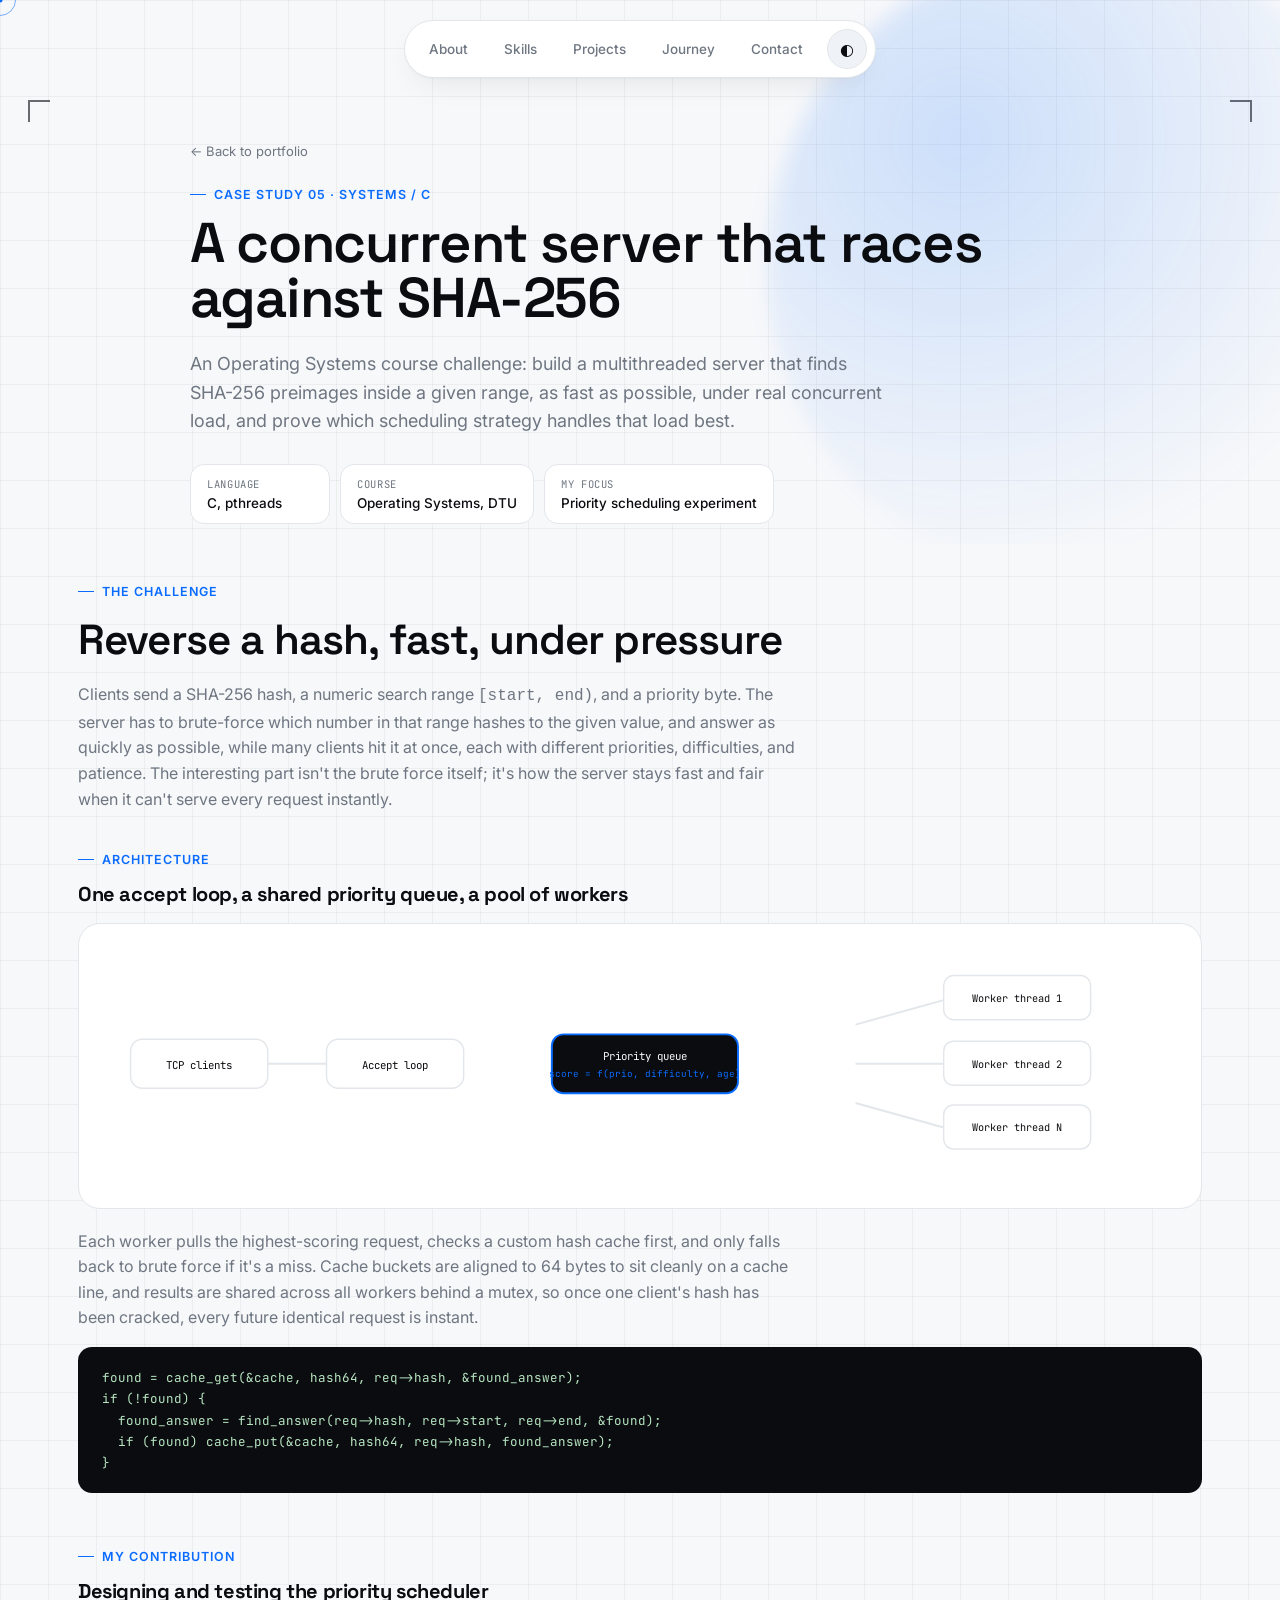
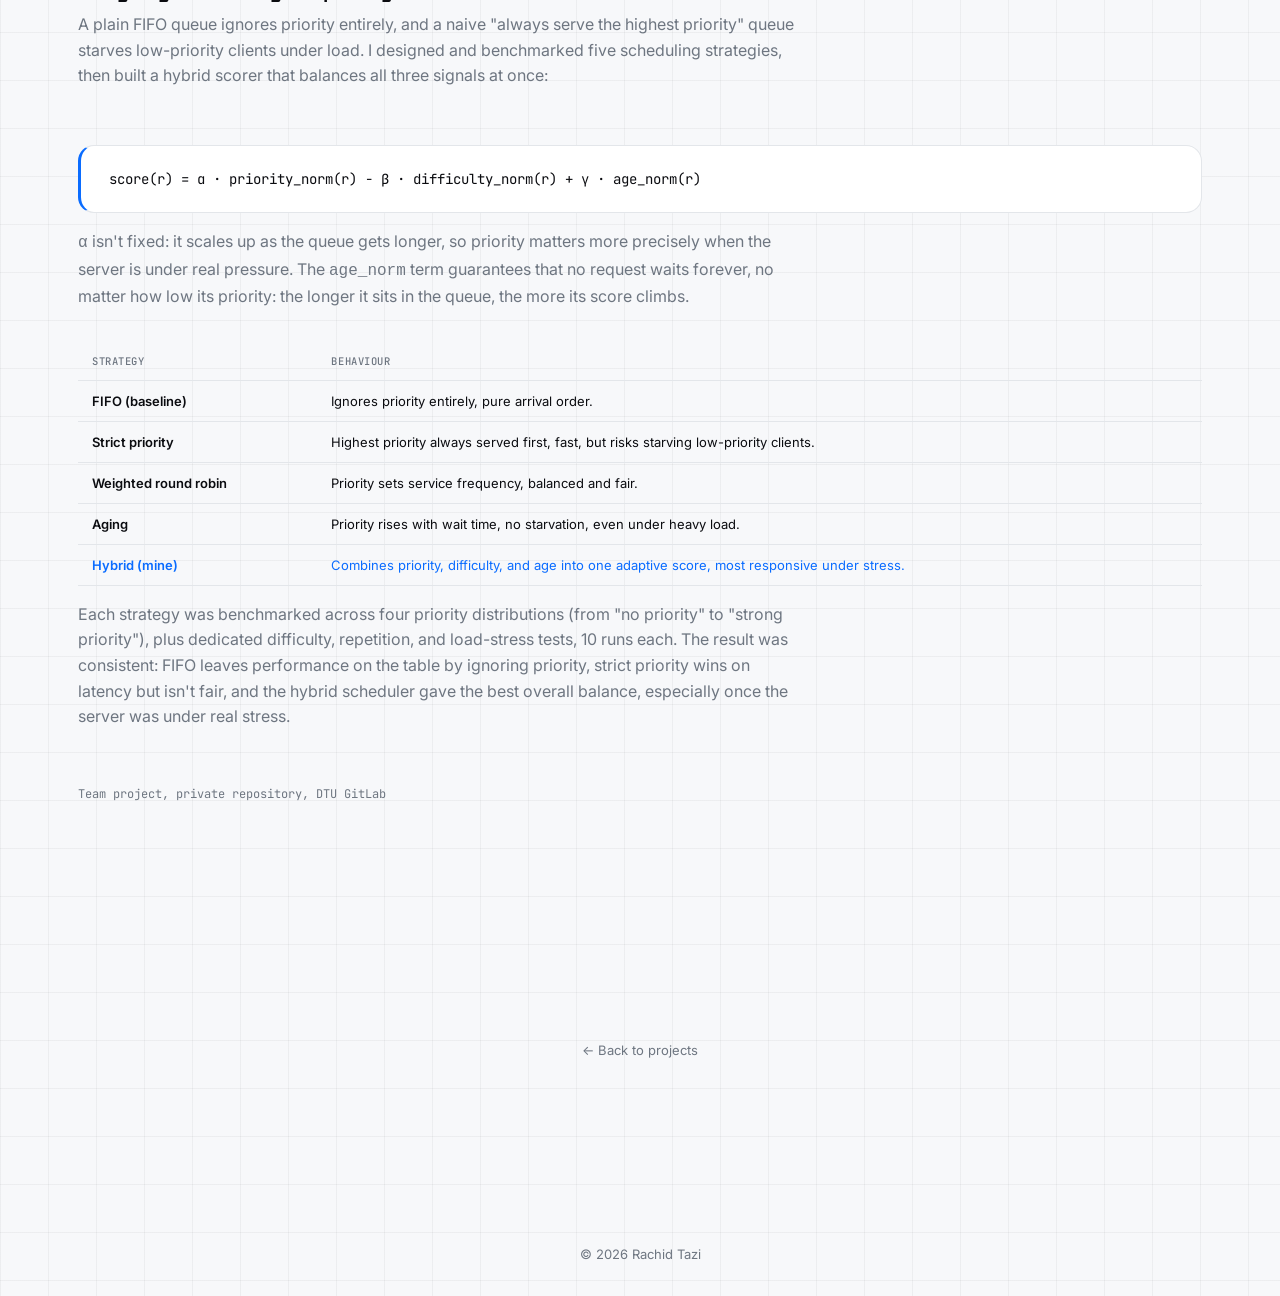
<file: projects/systems.html>
<!DOCTYPE html>
<html lang="en">
<head>
<meta charset="UTF-8">
<meta name="viewport" content="width=device-width, initial-scale=1.0">
<title>Concurrent Reverse-Hashing Server | Rachid Tazi</title>
<meta name="description" content="A multithreaded C server that brute-forces SHA-256 preimages under concurrent client load, with a custom cache and priority scheduler.">
<link rel="preconnect" href="https://fonts.googleapis.com">
<link href="https://fonts.googleapis.com/css2?family=Space+Grotesk:wght@400;500;600;700&family=Inter:wght@400;500;600&family=JetBrains+Mono:wght@400;500&display=swap" rel="stylesheet">
<link rel="stylesheet" href="../style.css">
<style>
  .hero-case{ min-height:auto; padding-top:140px; padding-bottom:20px; }
  .hero-case .corner{ top:100px; }
  .code-block{ background:var(--ink); color:#B8E6C1; font-family:'JetBrains Mono',monospace; font-size:12.5px; padding:20px 24px; border-radius:14px; overflow-x:auto; line-height:1.7; }
  .formula-box{ background:var(--surface); border:1px solid var(--line); border-left:3px solid var(--accent); border-radius:16px; padding:24px 28px; font-family:'JetBrains Mono',monospace; font-size:14px; color:var(--ink); }
  .sched-table{ width:100%; border-collapse:collapse; font-size:13px; }
  .sched-table th, .sched-table td{ padding:12px 14px; text-align:left; border-bottom:1px solid var(--line); }
  .sched-table th{ color:var(--muted); font-weight:500; text-transform:uppercase; font-size:10.5px; letter-spacing:0.05em; font-family:'JetBrains Mono',monospace; }
  .sched-table td.name{ font-weight:600; }
  .sched-table tr.best td{ color:var(--accent); }
</style>
</head>
<body>

<div class="cursor-dot" id="cursorDot"></div>
<div class="cursor-ring" id="cursorRing"></div>

<nav class="nav-pill">
  <a href="../index.html#about">About</a>
  <a href="../index.html#skills">Skills</a>
  <a href="../index.html#projects">Projects</a>
  <a href="../index.html#experience">Journey</a>
  <a href="../index.html#contact">Contact</a>
  <div class="nav-toggle" id="themeToggle" title="Toggle theme">◐</div>
</nav>

<header class="hero hero-case">
  <div class="corner tl"></div>
  <div class="corner tr"></div>
  <div class="orb"></div>
  <div class="wrap">
    <a href="../index.html#projects" class="back-link reveal">← Back to portfolio</a>
    <div class="eyebrow reveal">Case study 05 · Systems / C</div>
    <h1 class="reveal" style="font-size:clamp(32px,5.2vw,56px); max-width:900px;">A concurrent server that races against SHA-256</h1>
    <p class="lead reveal" style="max-width:700px;">An Operating Systems course challenge: build a multithreaded server that finds SHA-256 preimages inside a given range, as fast as possible, under real concurrent load, and prove which scheduling strategy handles that load best.</p>
    <div class="case-meta reveal">
      <div class="meta-chip"><span class="k">Language</span><span class="v">C, pthreads</span></div>
      <div class="meta-chip"><span class="k">Course</span><span class="v">Operating Systems, DTU</span></div>
      <div class="meta-chip"><span class="k">My focus</span><span class="v">Priority scheduling experiment</span></div>
    </div>
  </div>
</header>

<section style="padding-top:40px;">
  <div class="wrap">
    <div class="eyebrow reveal">The challenge</div>
    <h2 class="section-title reveal">Reverse a hash, fast, under pressure</h2>
    <p class="section-sub reveal" style="max-width:720px; margin-bottom:40px;">
      Clients send a SHA-256 hash, a numeric search range <code>[start, end)</code>, and a priority byte. The server has to brute-force which number in that range hashes to the given value, and answer as quickly as possible, while many clients hit it at once, each with different priorities, difficulties, and patience. The interesting part isn't the brute force itself; it's how the server stays fast and fair when it can't serve every request instantly.
    </p>

    <div class="eyebrow reveal">Architecture</div>
    <h3 class="reveal" style="font-size:20px; margin-bottom:16px;">One accept loop, a shared priority queue, a pool of workers</h3>
    <div class="diagram-wrap reveal" style="margin-bottom:20px;">
      <svg viewBox="0 0 1080 220" xmlns="http://www.w3.org/2000/svg" style="width:100%; height:auto; font-family:'JetBrains Mono',monospace;">
        <line x1="90" y1="110" x2="330" y2="110" stroke="var(--line)" stroke-width="2"></line>
        <line x1="450" y1="110" x2="640" y2="110" stroke="var(--line)" stroke-width="2"></line>
        <line x1="760" y1="70" x2="850" y2="45" stroke="var(--line)" stroke-width="2"></line>
        <line x1="760" y1="110" x2="850" y2="110" stroke="var(--line)" stroke-width="2"></line>
        <line x1="760" y1="150" x2="850" y2="175" stroke="var(--line)" stroke-width="2"></line>
        <g>
          <rect x="20" y="85" width="140" height="50" rx="12" fill="var(--surface)" stroke="var(--line)" stroke-width="1.5"></rect>
          <text x="90" y="115" text-anchor="middle" font-size="11" fill="var(--ink)">TCP clients</text>
        </g>
        <g>
          <rect x="220" y="85" width="140" height="50" rx="12" fill="var(--surface)" stroke="var(--line)" stroke-width="1.5"></rect>
          <text x="290" y="115" text-anchor="middle" font-size="11" fill="var(--ink)">Accept loop</text>
        </g>
        <g>
          <rect x="450" y="80" width="190" height="60" rx="12" fill="var(--ink)" stroke="var(--accent)" stroke-width="2"></rect>
          <text x="545" y="106" text-anchor="middle" font-size="11" fill="var(--bg)">Priority queue</text>
          <text x="545" y="124" text-anchor="middle" font-size="9.5" fill="var(--accent)">score = f(prio, difficulty, age)</text>
        </g>
        <g>
          <rect x="850" y="20" width="150" height="45" rx="10" fill="var(--surface)" stroke="var(--line)" stroke-width="1.5"></rect>
          <text x="925" y="47" text-anchor="middle" font-size="10.5" fill="var(--ink)">Worker thread 1</text>
        </g>
        <g>
          <rect x="850" y="87" width="150" height="45" rx="10" fill="var(--surface)" stroke="var(--line)" stroke-width="1.5"></rect>
          <text x="925" y="114" text-anchor="middle" font-size="10.5" fill="var(--ink)">Worker thread 2</text>
        </g>
        <g>
          <rect x="850" y="152" width="150" height="45" rx="10" fill="var(--surface)" stroke="var(--line)" stroke-width="1.5"></rect>
          <text x="925" y="179" text-anchor="middle" font-size="10.5" fill="var(--ink)">Worker thread N</text>
        </g>
      </svg>
    </div>
    <p class="section-sub reveal" style="max-width:720px; margin-bottom:16px;">
      Each worker pulls the highest-scoring request, checks a custom hash cache first, and only falls back to brute force if it's a miss. Cache buckets are aligned to 64 bytes to sit cleanly on a cache line, and results are shared across all workers behind a mutex, so once one client's hash has been cracked, every future identical request is instant.
    </p>
    <div class="code-block reveal" style="margin-bottom:56px;">
found = cache_get(&amp;cache, hash64, req-&gt;hash, &amp;found_answer);<br>
if (!found) {<br>
&nbsp;&nbsp;found_answer = find_answer(req-&gt;hash, req-&gt;start, req-&gt;end, &amp;found);<br>
&nbsp;&nbsp;if (found) cache_put(&amp;cache, hash64, req-&gt;hash, found_answer);<br>
}
    </div>

    <div class="eyebrow reveal">My contribution</div>
    <h3 class="reveal" style="font-size:20px; margin-bottom:8px;">Designing and testing the priority scheduler</h3>
    <p class="section-sub reveal" style="max-width:720px;">
      A plain FIFO queue ignores priority entirely, and a naive "always serve the highest priority" queue starves low-priority clients under load. I designed and benchmarked five scheduling strategies, then built a hybrid scorer that balances all three signals at once:
    </p>
    <div class="formula-box reveal" style="margin-bottom:16px;">
      score(r) = α · priority_norm(r) − β · difficulty_norm(r) + γ · age_norm(r)
    </div>
    <p class="section-sub reveal" style="max-width:720px; margin-bottom:32px;">
      <code>α</code> isn't fixed: it scales up as the queue gets longer, so priority matters more precisely when the server is under real pressure. The <code>age_norm</code> term guarantees that no request waits forever, no matter how low its priority: the longer it sits in the queue, the more its score climbs.
    </p>

    <table class="sched-table reveal" style="margin-bottom:16px;">
      <tr><th>Strategy</th><th>Behaviour</th></tr>
      <tr><td class="name">FIFO (baseline)</td><td>Ignores priority entirely, pure arrival order.</td></tr>
      <tr><td class="name">Strict priority</td><td>Highest priority always served first, fast, but risks starving low-priority clients.</td></tr>
      <tr><td class="name">Weighted round robin</td><td>Priority sets service frequency, balanced and fair.</td></tr>
      <tr><td class="name">Aging</td><td>Priority rises with wait time, no starvation, even under heavy load.</td></tr>
      <tr class="best"><td class="name">Hybrid (mine)</td><td>Combines priority, difficulty, and age into one adaptive score, most responsive under stress.</td></tr>
    </table>
    <p class="section-sub reveal" style="max-width:720px; margin-bottom:56px;">
      Each strategy was benchmarked across four priority distributions (from "no priority" to "strong priority"), plus dedicated difficulty, repetition, and load-stress tests, 10 runs each. The result was consistent: FIFO leaves performance on the table by ignoring priority, strict priority wins on latency but isn't fair, and the hybrid scheduler gave the best overall balance, especially once the server was under real stress.
    </p>

    <div class="hero-actions reveal">
      <span style="font-family:'JetBrains Mono',monospace; font-size:12px; color:var(--muted);">Team project, private repository, DTU GitLab</span>
    </div>
  </div>
</section>

<section>
  <div class="wrap reveal">
    <a href="../index.html#projects" class="back-link" style="justify-content:center; display:flex;">← Back to projects</a>
  </div>
</section>

<footer>© 2026 Rachid Tazi</footer>

<script>
  const dot = document.getElementById('cursorDot');
  const ring = document.getElementById('cursorRing');
  window.addEventListener('mousemove', (e) => {
    dot.style.left = e.clientX + 'px'; dot.style.top = e.clientY + 'px';
    ring.style.left = e.clientX + 'px'; ring.style.top = e.clientY + 'px';
  });
  document.querySelectorAll('a, button').forEach(el => {
    el.addEventListener('mouseenter', () => ring.classList.add('active'));
    el.addEventListener('mouseleave', () => ring.classList.remove('active'));
  });

  const root = document.documentElement;
  document.getElementById('themeToggle').addEventListener('click', () => root.classList.toggle('dark'));

  const revealEls = document.querySelectorAll('.reveal');
  const io = new IntersectionObserver((entries) => {
    entries.forEach(e => { if(e.isIntersecting){ e.target.classList.add('in'); io.unobserve(e.target); } });
  }, { threshold: 0.12 });
  revealEls.forEach(el => io.observe(el));
</script>
</body>
</html>
</file>
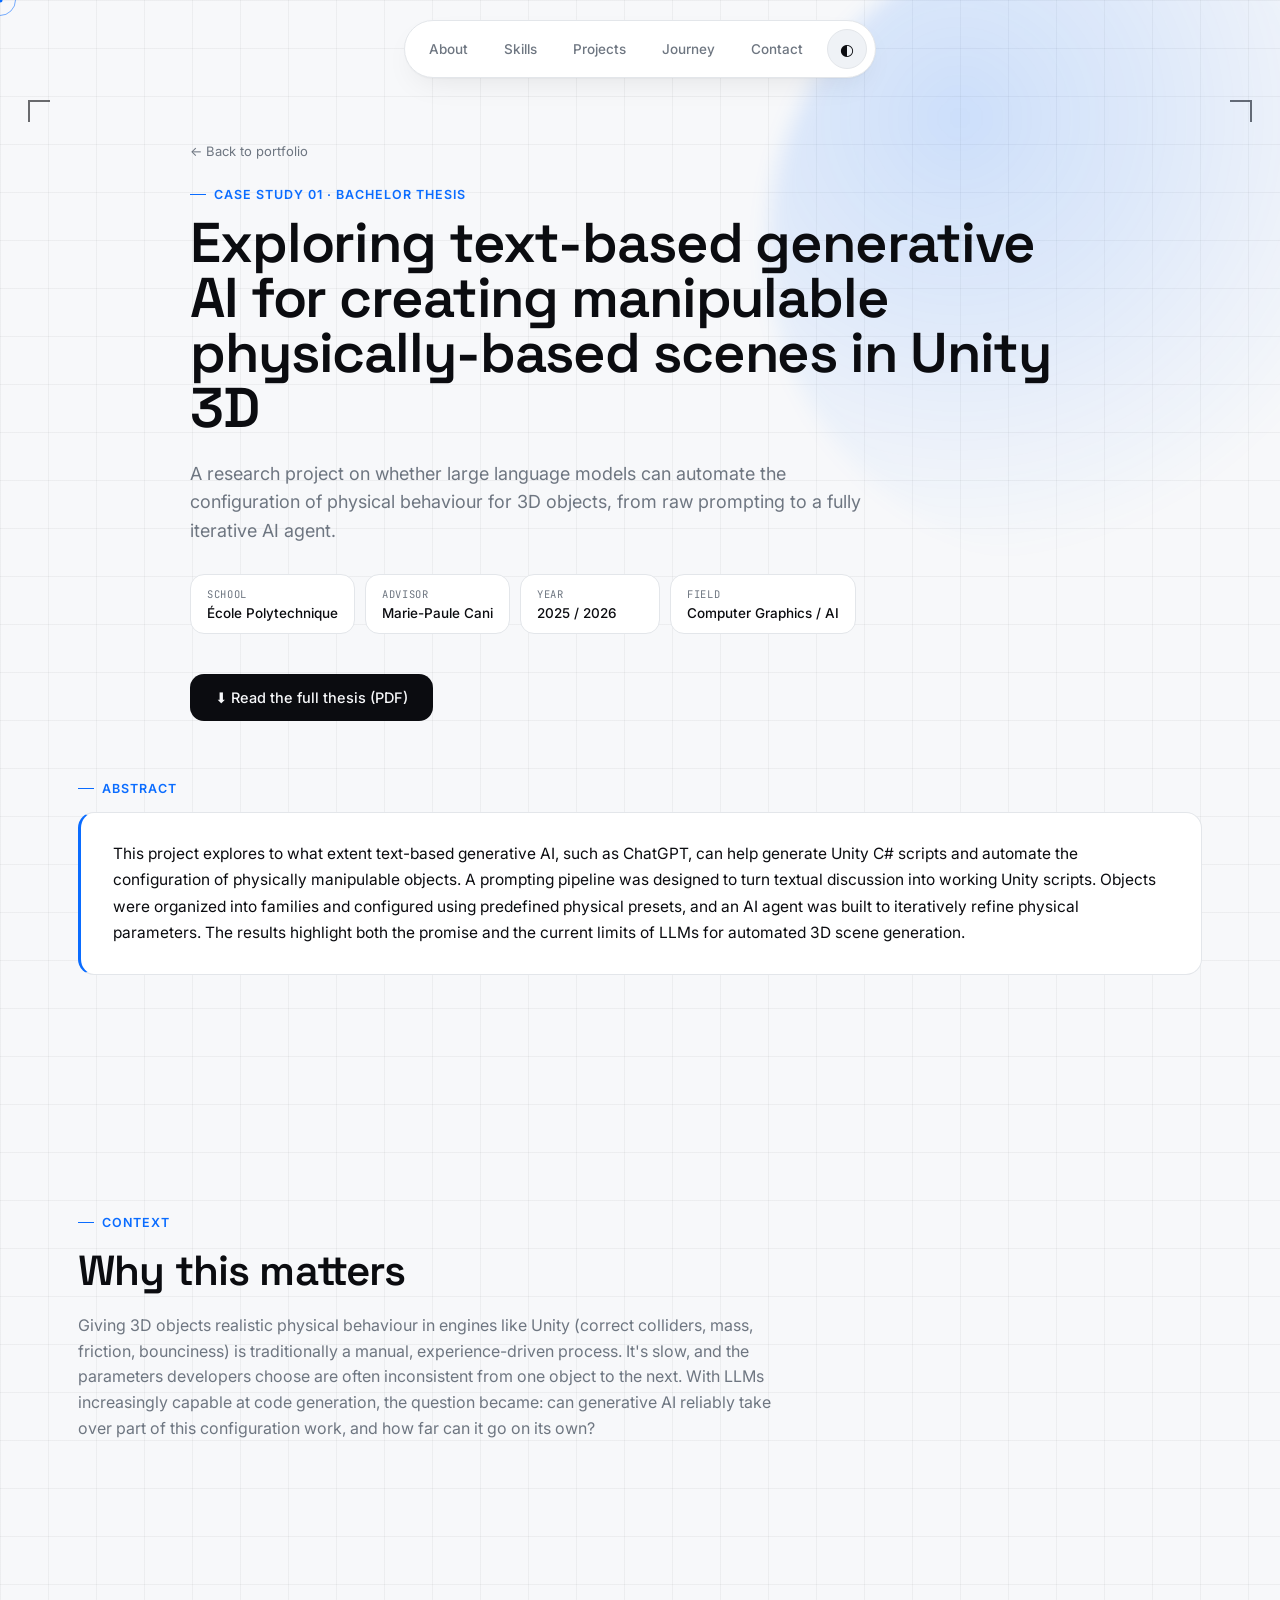
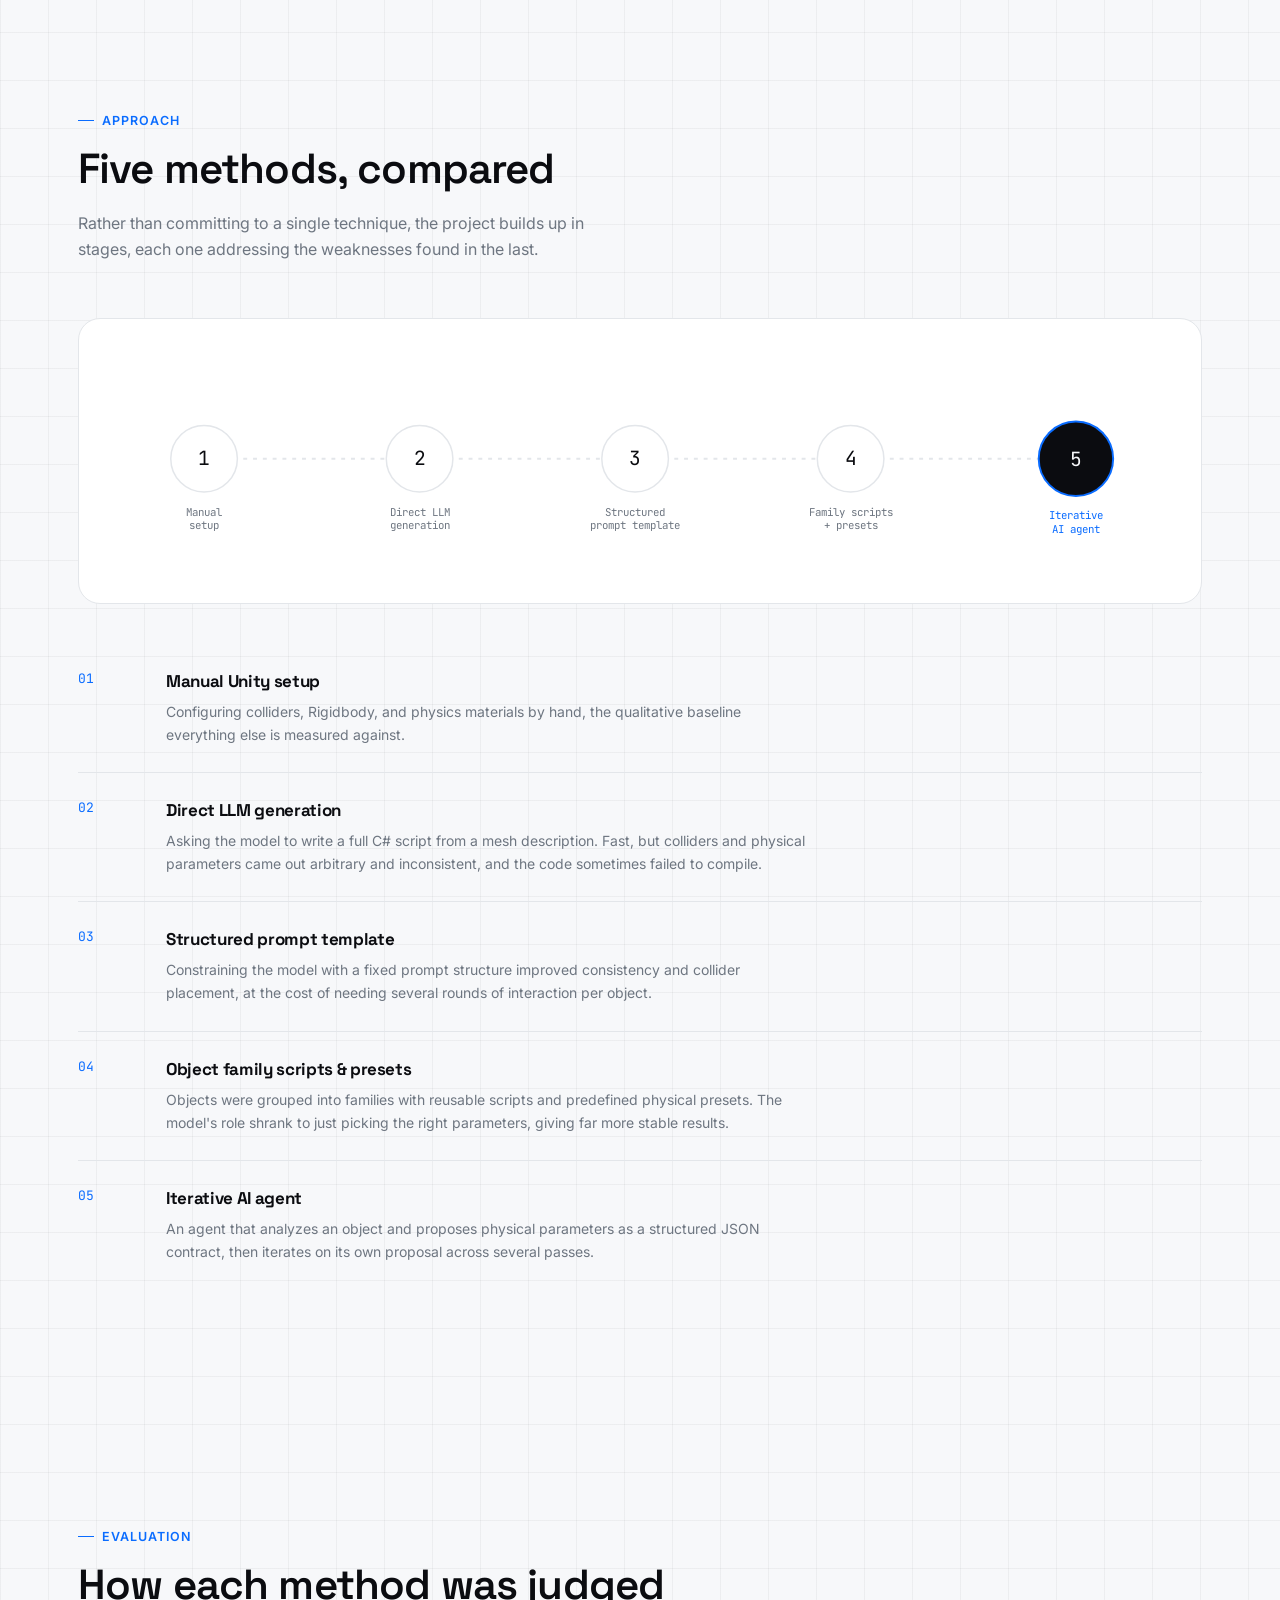
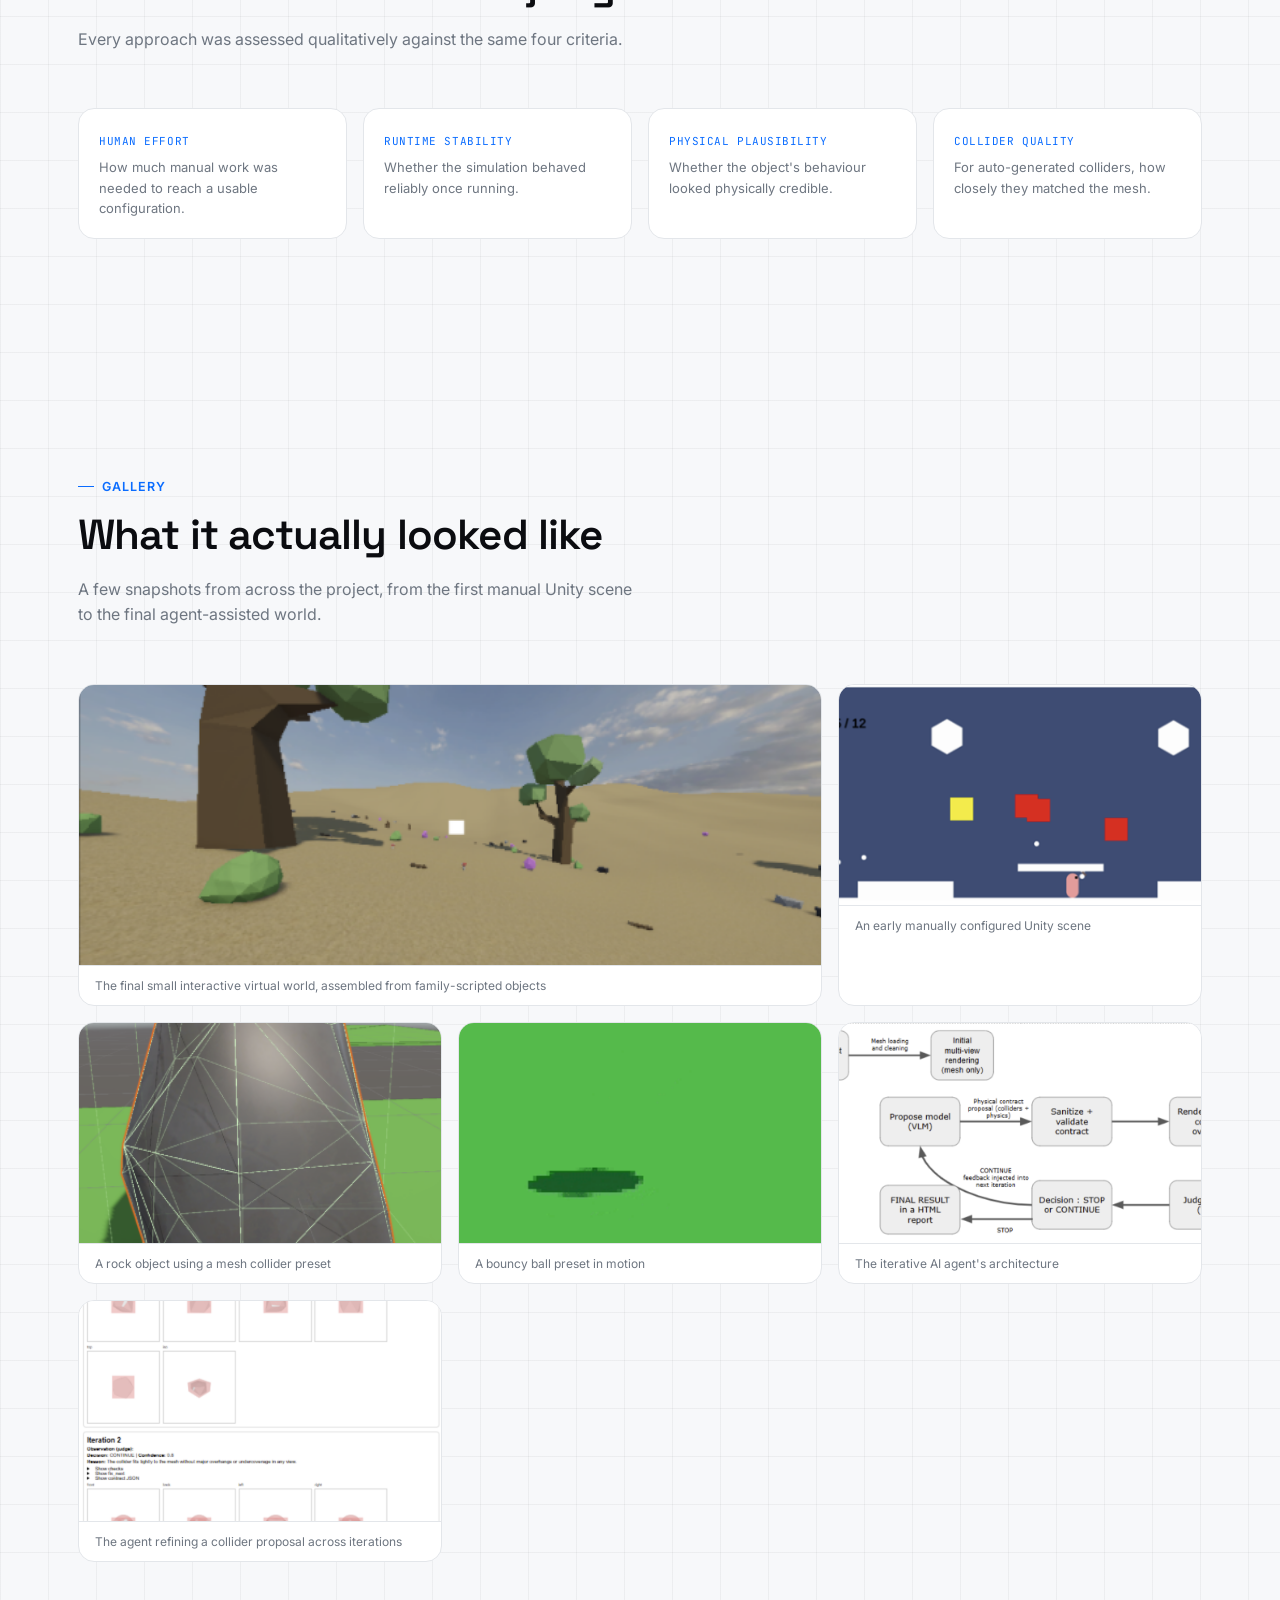
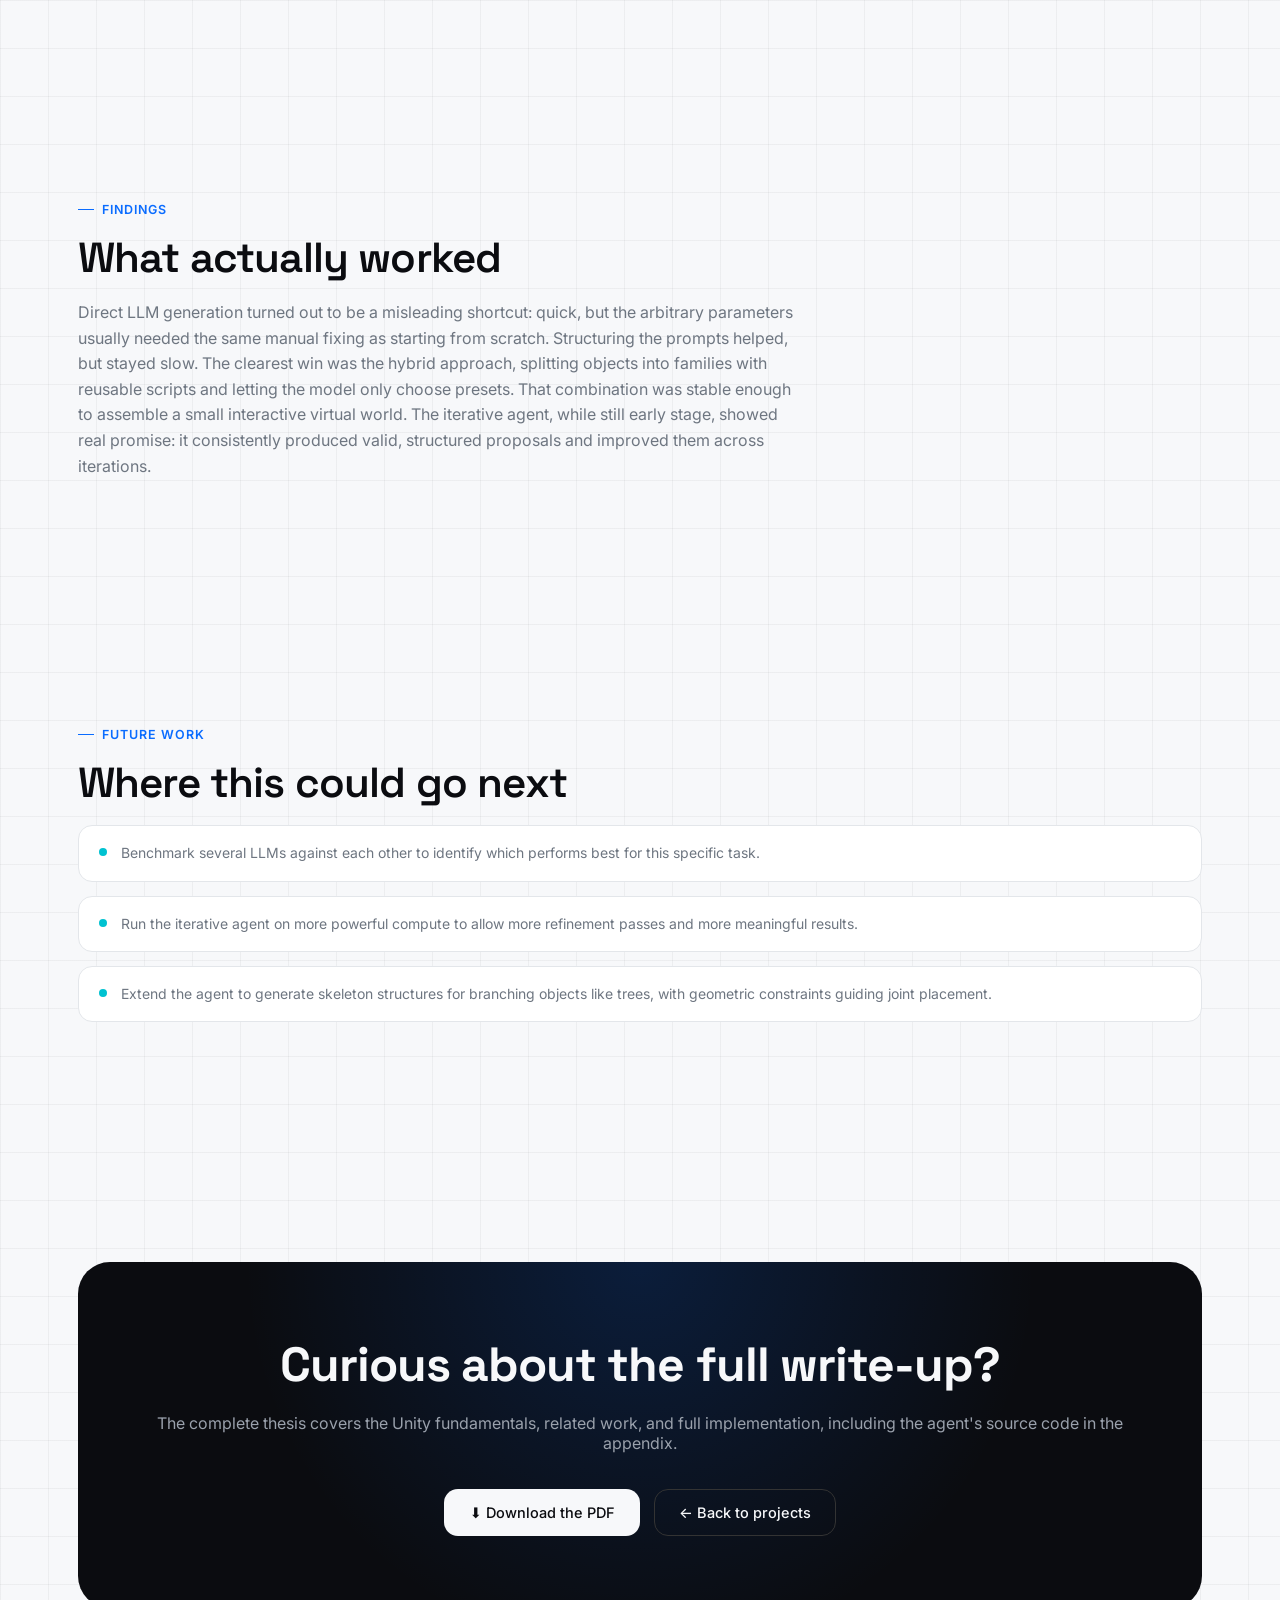
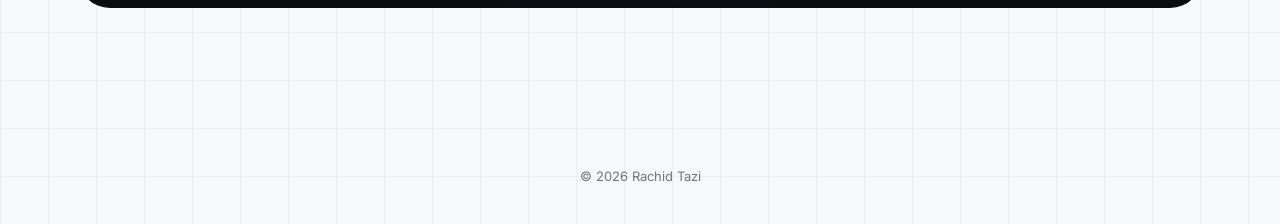
<file: projects/thesis.html>
<!DOCTYPE html>
<html lang="en">
<head>
<meta charset="UTF-8">
<meta name="viewport" content="width=device-width, initial-scale=1.0">
<title>Generative AI for Physically-Based Scenes in Unity | Rachid Tazi</title>
<meta name="description" content="Bachelor Thesis, École Polytechnique. Exploring text-based generative AI to automate physically-based scene configuration in Unity 3D.">
<link rel="preconnect" href="https://fonts.googleapis.com">
<link href="https://fonts.googleapis.com/css2?family=Space+Grotesk:wght@400;500;600;700&family=Inter:wght@400;500;600&family=JetBrains+Mono:wght@400;500&display=swap" rel="stylesheet">
<link rel="stylesheet" href="../style.css">
<style>
  .hero-case{ min-height:auto; padding-top:140px; padding-bottom:20px; }
  .hero-case .corner{ top:100px; }
</style>
</head>
<body>

<div class="cursor-dot" id="cursorDot"></div>
<div class="cursor-ring" id="cursorRing"></div>

<nav class="nav-pill">
  <a href="../index.html#about">About</a>
  <a href="../index.html#skills">Skills</a>
  <a href="../index.html#projects">Projects</a>
  <a href="../index.html#experience">Journey</a>
  <a href="../index.html#contact">Contact</a>
  <div class="nav-toggle" id="themeToggle" title="Toggle theme">◐</div>
</nav>

<header class="hero hero-case">
  <div class="corner tl"></div>
  <div class="corner tr"></div>
  <div class="orb"></div>
  <div class="wrap">
    <a href="../index.html#projects" class="back-link reveal">← Back to portfolio</a>
    <div class="eyebrow reveal">Case study 01 · Bachelor Thesis</div>
    <h1 class="reveal" style="font-size:clamp(32px,5.2vw,56px); max-width:900px;">Exploring text-based generative AI for creating manipulable physically-based scenes in Unity 3D</h1>
    <p class="lead reveal" style="max-width:700px;">A research project on whether large language models can automate the configuration of physical behaviour for 3D objects, from raw prompting to a fully iterative AI agent.</p>
    <div class="case-meta reveal">
      <div class="meta-chip"><span class="k">School</span><span class="v">École Polytechnique</span></div>
      <div class="meta-chip"><span class="k">Advisor</span><span class="v">Marie-Paule Cani</span></div>
      <div class="meta-chip"><span class="k">Year</span><span class="v">2025 / 2026</span></div>
      <div class="meta-chip"><span class="k">Field</span><span class="v">Computer Graphics / AI</span></div>
    </div>
    <div class="hero-actions reveal">
      <a href="thesis.pdf" class="btn btn-primary" target="_blank" rel="noopener">⬇ Read the full thesis (PDF)</a>
    </div>
  </div>
</header>

<section style="padding-top:40px;">
  <div class="wrap reveal">
    <div class="eyebrow">Abstract</div>
    <div class="abstract-box">
      This project explores to what extent text-based generative AI, such as ChatGPT, can help generate Unity C# scripts and automate the configuration of physically manipulable objects. A prompting pipeline was designed to turn textual discussion into working Unity scripts. Objects were organized into families and configured using predefined physical presets, and an AI agent was built to iteratively refine physical parameters. The results highlight both the promise and the current limits of LLMs for automated 3D scene generation.
    </div>
  </div>
</section>

<section>
  <div class="wrap">
    <div class="eyebrow reveal">Context</div>
    <h2 class="section-title reveal">Why this matters</h2>
    <p class="section-sub reveal" style="max-width:720px; margin-bottom:32px;">
      Giving 3D objects realistic physical behaviour in engines like Unity (correct colliders, mass, friction, bounciness) is traditionally a manual, experience-driven process. It's slow, and the parameters developers choose are often inconsistent from one object to the next. With LLMs increasingly capable at code generation, the question became: can generative AI reliably take over part of this configuration work, and how far can it go on its own?
    </div>
  </div>
</section>

<section>
  <div class="wrap">
    <div class="eyebrow reveal">Approach</div>
    <h2 class="section-title reveal">Five methods, compared</h2>
    <p class="section-sub reveal">Rather than committing to a single technique, the project builds up in stages, each one addressing the weaknesses found in the last.</p>

    <div class="diagram-wrap reveal" style="margin-bottom:40px;">
      <svg viewBox="0 0 1080 220" xmlns="http://www.w3.org/2000/svg" style="width:100%; height:auto; font-family:'JetBrains Mono',monospace;">
        <defs>
          <marker id="arrow" viewBox="0 0 10 10" refX="9" refY="5" markerWidth="7" markerHeight="7" orient="auto-start-reverse">
            <path d="M0,0 L10,5 L0,10 z" fill="var(--accent)"></path>
          </marker>
        </defs>
        <line x1="95" y1="110" x2="985" y2="110" stroke="var(--line)" stroke-width="2" stroke-dasharray="4 6"></line>
        <!-- step 1 -->
        <g>
          <circle cx="95" cy="110" r="34" fill="var(--surface)" stroke="var(--line)" stroke-width="1.5"></circle>
          <text x="95" y="116" text-anchor="middle" font-size="20" fill="var(--ink)">1</text>
          <text x="95" y="168" text-anchor="middle" font-size="11" fill="var(--muted)">Manual</text>
          <text x="95" y="182" text-anchor="middle" font-size="11" fill="var(--muted)">setup</text>
        </g>
        <g>
          <circle cx="315" cy="110" r="34" fill="var(--surface)" stroke="var(--line)" stroke-width="1.5"></circle>
          <text x="315" y="116" text-anchor="middle" font-size="20" fill="var(--ink)">2</text>
          <text x="315" y="168" text-anchor="middle" font-size="11" fill="var(--muted)">Direct LLM</text>
          <text x="315" y="182" text-anchor="middle" font-size="11" fill="var(--muted)">generation</text>
        </g>
        <g>
          <circle cx="535" cy="110" r="34" fill="var(--surface)" stroke="var(--line)" stroke-width="1.5"></circle>
          <text x="535" y="116" text-anchor="middle" font-size="20" fill="var(--ink)">3</text>
          <text x="535" y="168" text-anchor="middle" font-size="11" fill="var(--muted)">Structured</text>
          <text x="535" y="182" text-anchor="middle" font-size="11" fill="var(--muted)">prompt template</text>
        </g>
        <g>
          <circle cx="755" cy="110" r="34" fill="var(--surface)" stroke="var(--line)" stroke-width="1.5"></circle>
          <text x="755" y="116" text-anchor="middle" font-size="20" fill="var(--ink)">4</text>
          <text x="755" y="168" text-anchor="middle" font-size="11" fill="var(--muted)">Family scripts</text>
          <text x="755" y="182" text-anchor="middle" font-size="11" fill="var(--muted)">+ presets</text>
        </g>
        <g>
          <circle cx="985" cy="110" r="38" fill="var(--ink)" stroke="var(--accent)" stroke-width="2"></circle>
          <text x="985" y="117" text-anchor="middle" font-size="20" fill="var(--bg)">5</text>
          <text x="985" y="172" text-anchor="middle" font-size="11" fill="var(--accent)">Iterative</text>
          <text x="985" y="186" text-anchor="middle" font-size="11" fill="var(--accent)">AI agent</text>
        </g>
      </svg>
    </div>

    <div class="approach-steps">
      <div class="approach-step reveal">
        <span class="anum">01</span>
        <div><h3>Manual Unity setup</h3><p>Configuring colliders, Rigidbody, and physics materials by hand, the qualitative baseline everything else is measured against.</p></div>
      </div>
      <div class="approach-step reveal">
        <span class="anum">02</span>
        <div><h3>Direct LLM generation</h3><p>Asking the model to write a full C# script from a mesh description. Fast, but colliders and physical parameters came out arbitrary and inconsistent, and the code sometimes failed to compile.</p></div>
      </div>
      <div class="approach-step reveal">
        <span class="anum">03</span>
        <div><h3>Structured prompt template</h3><p>Constraining the model with a fixed prompt structure improved consistency and collider placement, at the cost of needing several rounds of interaction per object.</p></div>
      </div>
      <div class="approach-step reveal">
        <span class="anum">04</span>
        <div><h3>Object family scripts &amp; presets</h3><p>Objects were grouped into families with reusable scripts and predefined physical presets. The model's role shrank to just picking the right parameters, giving far more stable results.</p></div>
      </div>
      <div class="approach-step reveal">
        <span class="anum">05</span>
        <div><h3>Iterative AI agent</h3><p>An agent that analyzes an object and proposes physical parameters as a structured JSON contract, then iterates on its own proposal across several passes.</p></div>
      </div>
    </div>
  </div>
</section>

<section>
  <div class="wrap">
    <div class="eyebrow reveal">Evaluation</div>
    <h2 class="section-title reveal">How each method was judged</h2>
    <p class="section-sub reveal">Every approach was assessed qualitatively against the same four criteria.</p>
    <div class="criteria-grid">
      <div class="criteria-card reveal"><span class="ck">Human effort</span><p>How much manual work was needed to reach a usable configuration.</p></div>
      <div class="criteria-card reveal"><span class="ck">Runtime stability</span><p>Whether the simulation behaved reliably once running.</p></div>
      <div class="criteria-card reveal"><span class="ck">Physical plausibility</span><p>Whether the object's behaviour looked physically credible.</p></div>
      <div class="criteria-card reveal"><span class="ck">Collider quality</span><p>For auto-generated colliders, how closely they matched the mesh.</p></div>
    </div>
  </div>
</section>

<section>
  <div class="wrap">
    <div class="eyebrow reveal">Gallery</div>
    <h2 class="section-title reveal">What it actually looked like</h2>
    <p class="section-sub reveal">A few snapshots from across the project, from the first manual Unity scene to the final agent-assisted world.</p>
    <div class="shot-grid reveal">
      <div class="shot wide"><img src="../assets/thesis/virtual_world.png" alt="Final small interactive virtual world"><div class="cap">The final small interactive virtual world, assembled from family-scripted objects</div></div>
      <div class="shot"><img src="../assets/thesis/game.png" alt="First manual Unity scene"><div class="cap">An early manually configured Unity scene</div></div>
      <div class="shot"><img src="../assets/thesis/rock_mesh_collider.png" alt="Rock with mesh collider"><div class="cap">A rock object using a mesh collider preset</div></div>
      <div class="shot"><img src="../assets/thesis/bouncy_ball.gif" alt="Bouncy ball physical preset animation"><div class="cap">A bouncy ball preset in motion</div></div>
      <div class="shot"><img src="../assets/thesis/agent_architecture.png" alt="AI agent architecture diagram"><div class="cap">The iterative AI agent's architecture</div></div>
      <div class="shot"><img src="../assets/thesis/agent_iterations.png" alt="Agent output across iterations"><div class="cap">The agent refining a collider proposal across iterations</div></div>
    </div>
  </div>
</section>

<section>
  <div class="wrap">
    <div class="eyebrow reveal">Findings</div>
    <h2 class="section-title reveal">What actually worked</h2>
    <p class="section-sub reveal" style="max-width:720px; margin-bottom:8px;">
      Direct LLM generation turned out to be a misleading shortcut: quick, but the arbitrary parameters usually needed the same manual fixing as starting from scratch. Structuring the prompts helped, but stayed slow. The clearest win was the hybrid approach, splitting objects into families with reusable scripts and letting the model only choose presets. That combination was stable enough to assemble a small interactive virtual world. The iterative agent, while still early stage, showed real promise: it consistently produced valid, structured proposals and improved them across iterations.
    </div>
  </div>
</section>

<section>
  <div class="wrap">
    <div class="eyebrow reveal">Future work</div>
    <h2 class="section-title reveal">Where this could go next</h2>
    <div class="future-list">
      <div class="future-item reveal"><div class="fi-dot"></div><p>Benchmark several LLMs against each other to identify which performs best for this specific task.</p></div>
      <div class="future-item reveal"><div class="fi-dot"></div><p>Run the iterative agent on more powerful compute to allow more refinement passes and more meaningful results.</p></div>
      <div class="future-item reveal"><div class="fi-dot"></div><p>Extend the agent to generate skeleton structures for branching objects like trees, with geometric constraints guiding joint placement.</p></div>
    </div>
  </div>
</section>

<section>
  <div class="wrap reveal">
    <div class="contact-card">
      <h2>Curious about the full write-up?</h2>
      <p>The complete thesis covers the Unity fundamentals, related work, and full implementation, including the agent's source code in the appendix.</p>
      <div class="contact-actions">
        <a href="thesis.pdf" class="btn btn-primary" target="_blank" rel="noopener">⬇ Download the PDF</a>
        <a href="../index.html#projects" class="btn btn-ghost">← Back to projects</a>
      </div>
    </div>
  </div>
</section>

<footer>© 2026 Rachid Tazi</footer>

<script>
  const dot = document.getElementById('cursorDot');
  const ring = document.getElementById('cursorRing');
  window.addEventListener('mousemove', (e) => {
    dot.style.left = e.clientX + 'px'; dot.style.top = e.clientY + 'px';
    ring.style.left = e.clientX + 'px'; ring.style.top = e.clientY + 'px';
  });
  document.querySelectorAll('a, button').forEach(el => {
    el.addEventListener('mouseenter', () => ring.classList.add('active'));
    el.addEventListener('mouseleave', () => ring.classList.remove('active'));
  });

  const root = document.documentElement;
  document.getElementById('themeToggle').addEventListener('click', () => root.classList.toggle('dark'));

  const revealEls = document.querySelectorAll('.reveal');
  const io = new IntersectionObserver((entries) => {
    entries.forEach(e => { if(e.isIntersecting){ e.target.classList.add('in'); io.unobserve(e.target); } });
  }, { threshold: 0.12 });
  revealEls.forEach(el => io.observe(el));
</script>
</body>
</html>
</file>
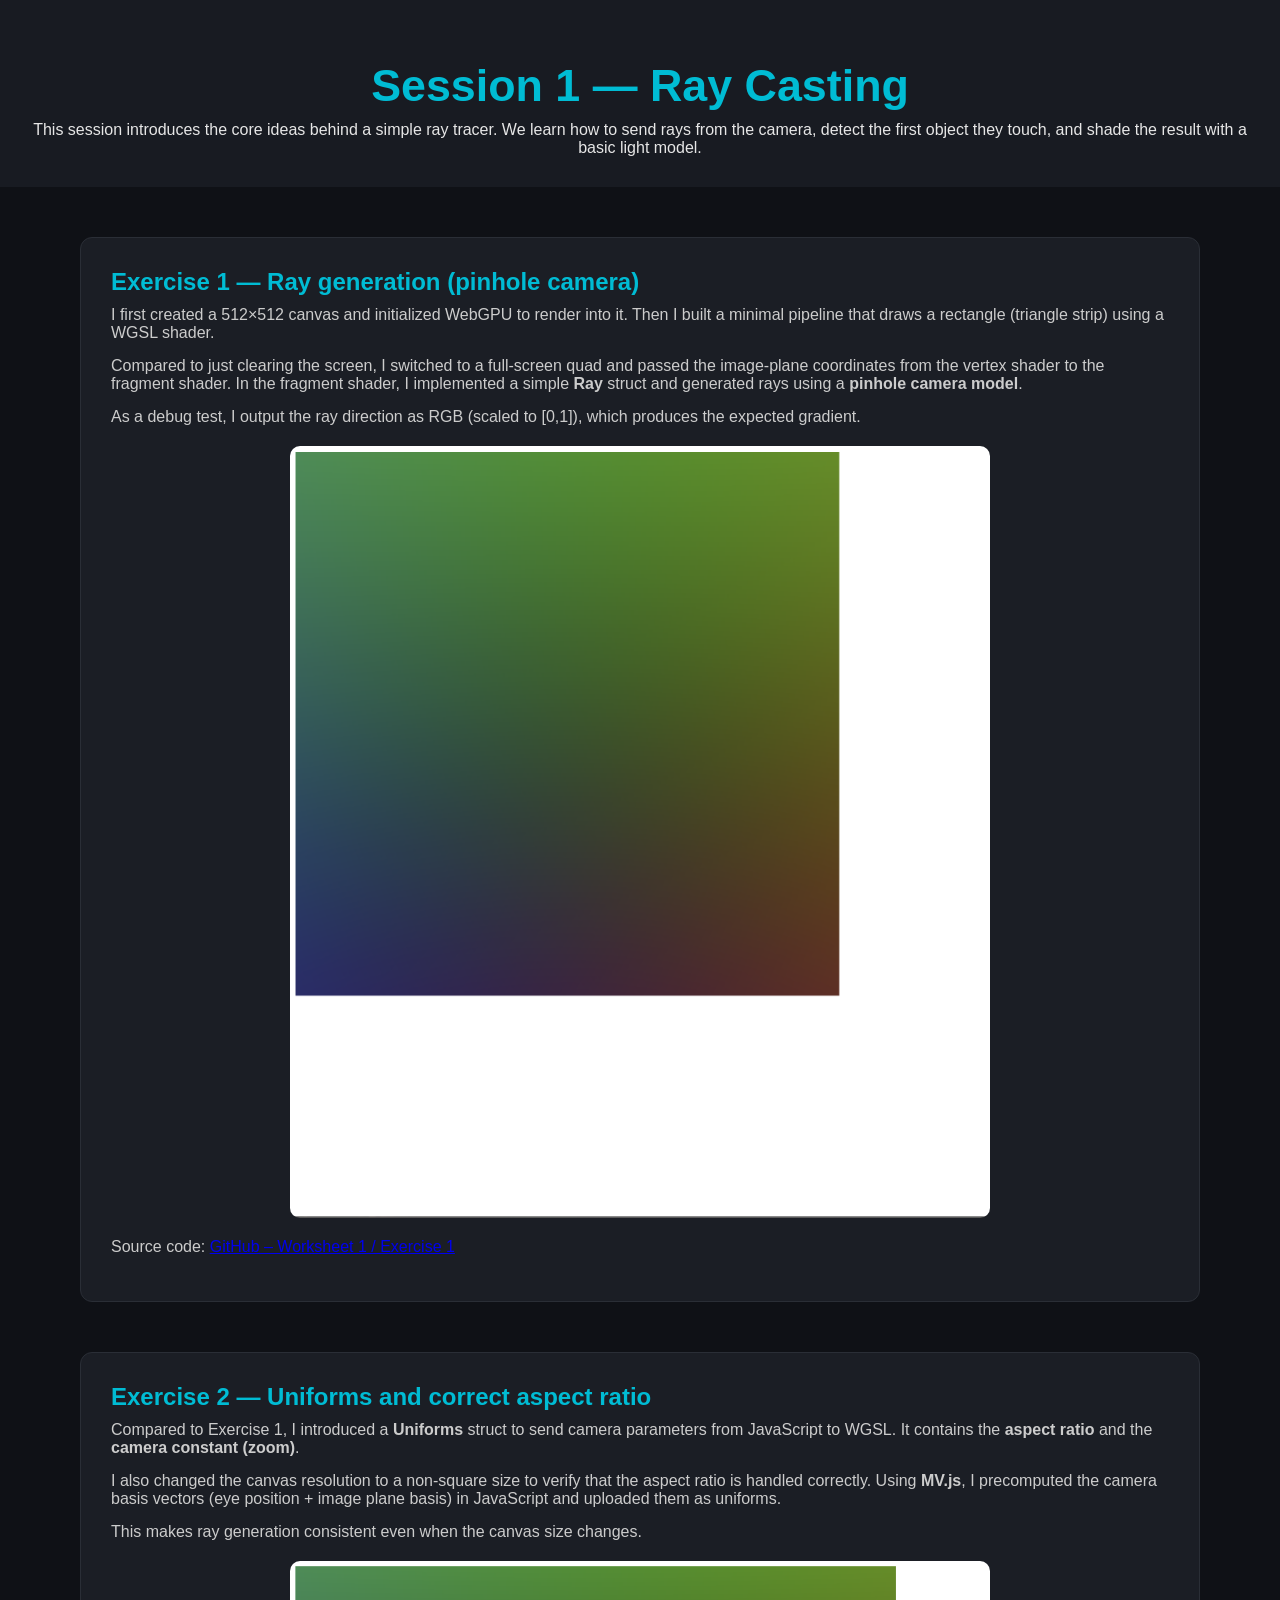
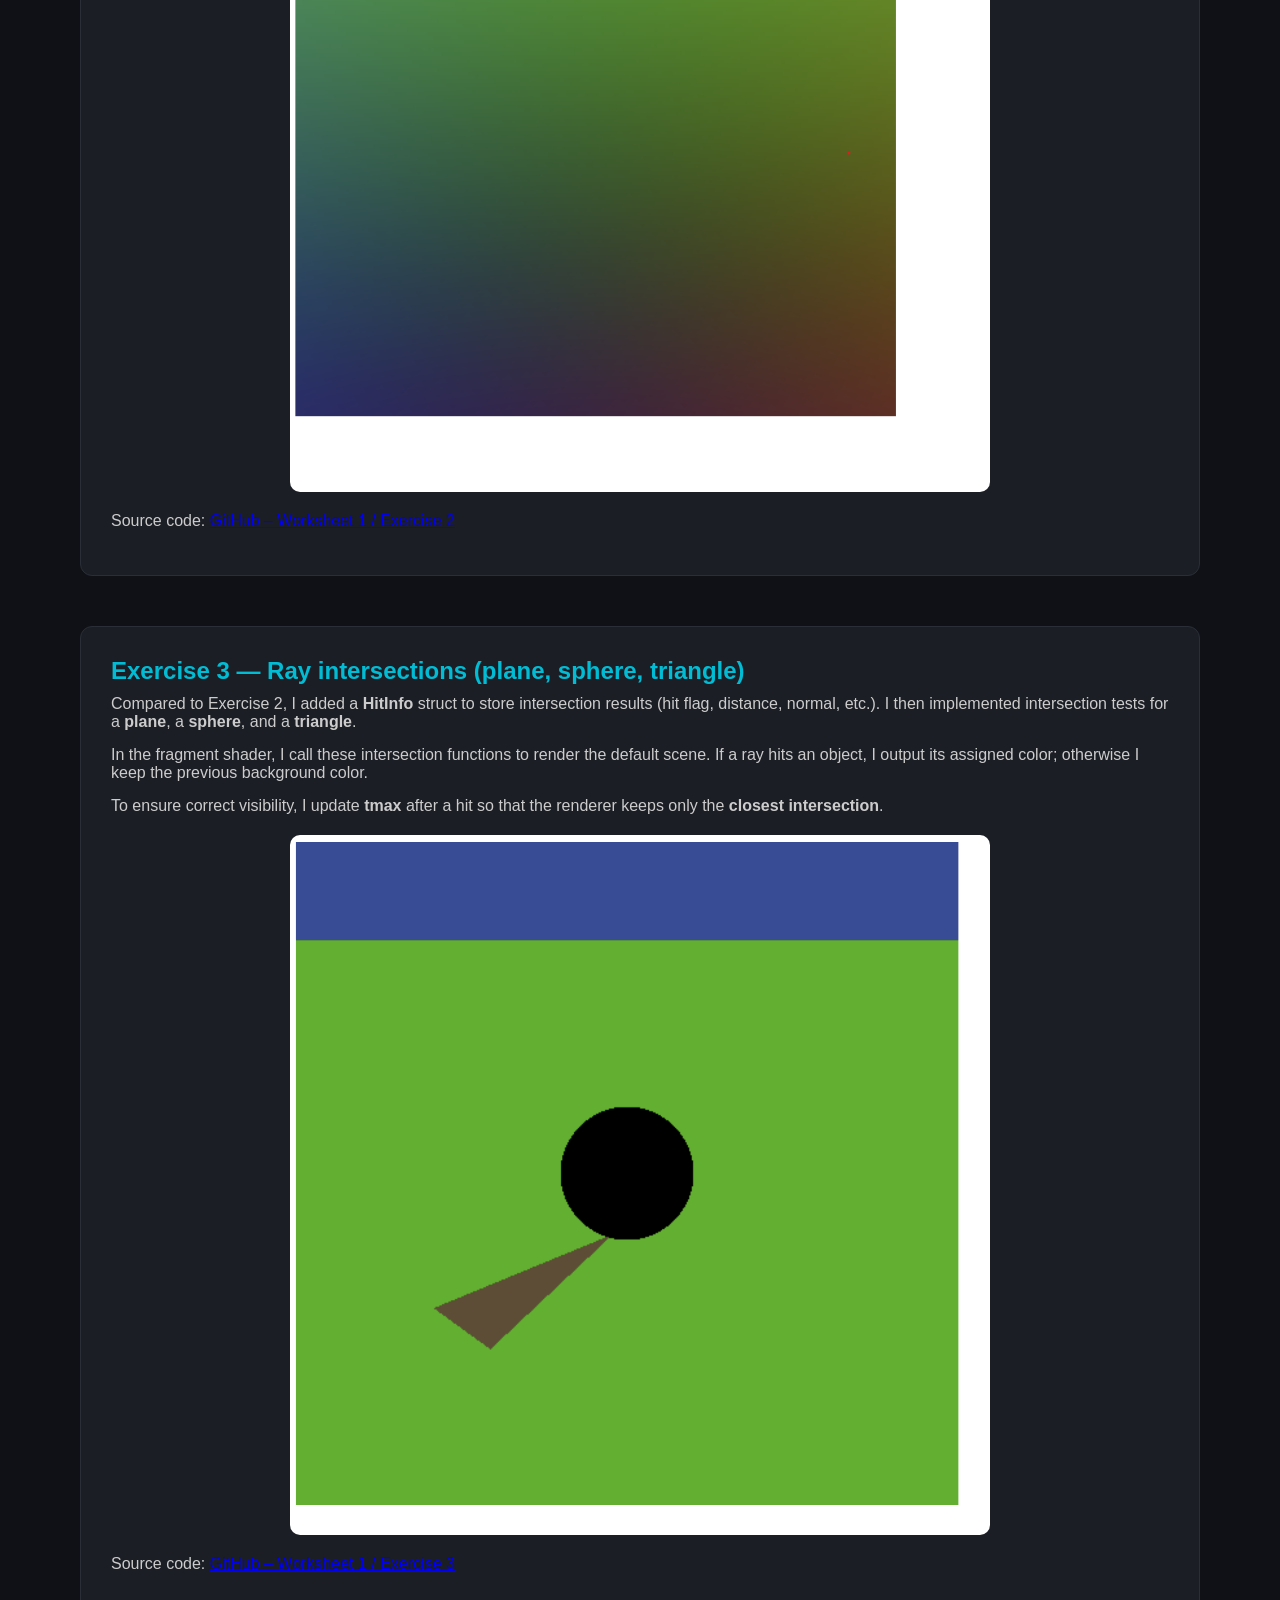
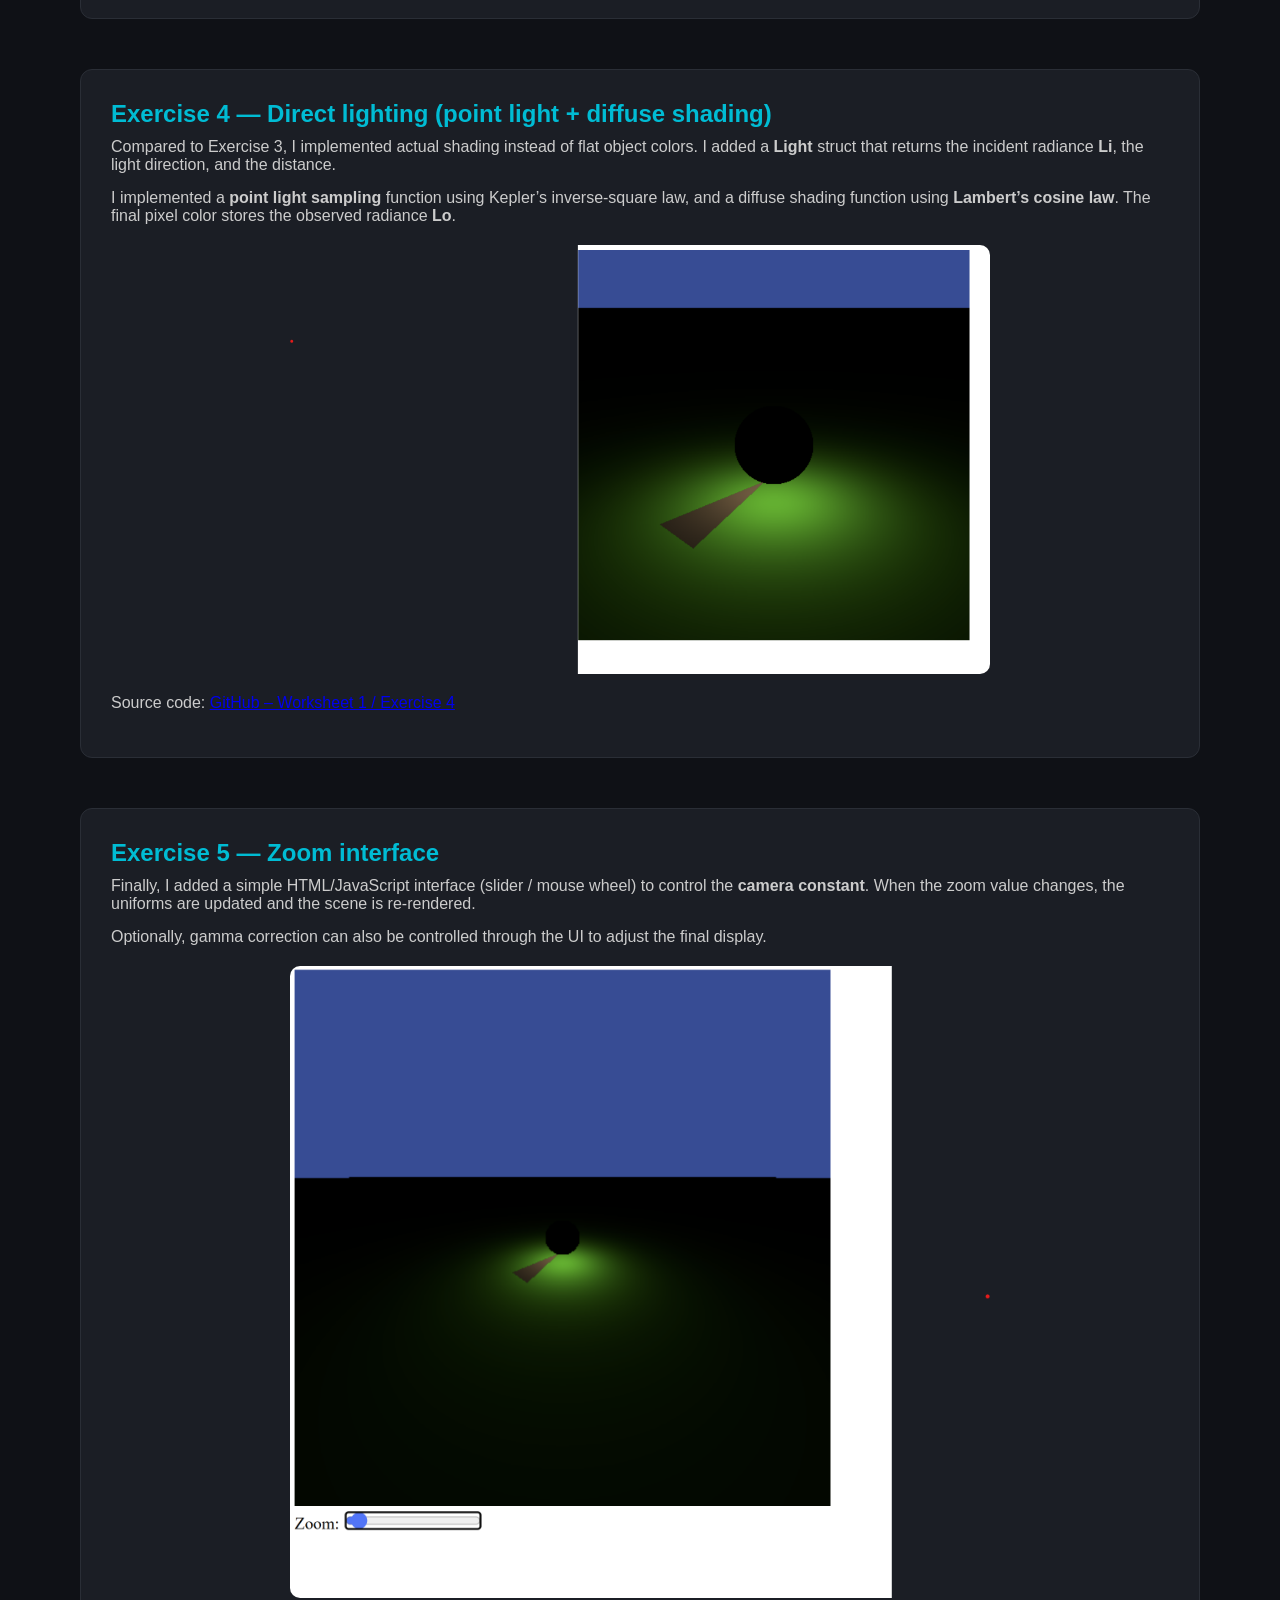
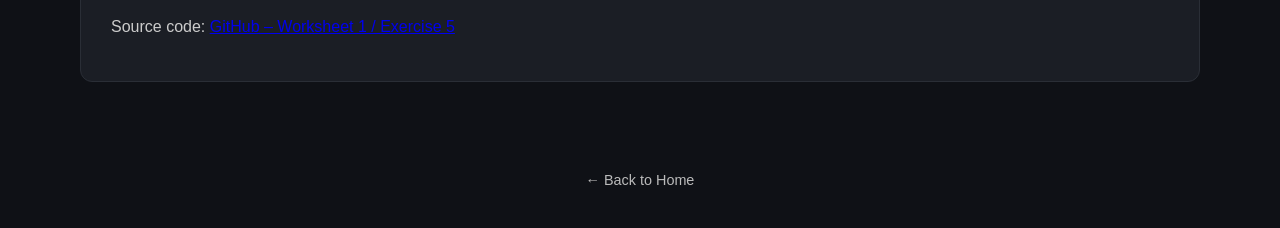
<file: projects/journal/session1.html>
<!DOCTYPE html>
<html lang="en">
<head>
  <meta charset="UTF-8" />
  <meta name="viewport" content="width=device-width, initial-scale=1.0"/>
  <title>Session 1 — Ray Casting</title>
  <link rel="stylesheet" href="style.css"/>
</head>
<body>
  <header class="subpage-header">
    <h1>Session 1 — Ray Casting</h1>
    <p>This session introduces the core ideas behind a simple ray tracer. We learn how to send rays from the camera, detect the first object they touch, and shade the result with a basic light model.</p>
  </header>

  <main class="session-content">

    <!-- Exercise 1 -->
    <section class="exercise" id="ex1">
      <h2>Exercise 1 — Ray generation (pinhole camera)</h2>

      <p>
        I first created a 512×512 canvas and initialized WebGPU to render into it.
        Then I built a minimal pipeline that draws a rectangle (triangle strip) using a WGSL shader.
      </p>

      <p>
        Compared to just clearing the screen, I switched to a full-screen quad and passed the image-plane
        coordinates from the vertex shader to the fragment shader.
        In the fragment shader, I implemented a simple <b>Ray</b> struct and generated rays using a
        <b>pinhole camera model</b>.
      </p>

      <p>
        As a debug test, I output the ray direction as RGB (scaled to [0,1]), which produces the expected gradient.
      </p>

      <img src="images/w1_ex1.png" alt="Exercise 1 result"/>

      <p>
        Source code:
        <a href="https://github.com/Rach0o0/Rendering-class/tree/main/Session1/1" target="_blank">
          GitHub – Worksheet 1 / Exercise 1
        </a>
      </p>
    </section>


    <!-- Exercise 2 -->
    <section class="exercise" id="ex2">
      <h2>Exercise 2 — Uniforms and correct aspect ratio</h2>

      <p>
        Compared to Exercise 1, I introduced a <b>Uniforms</b> struct to send camera parameters from JavaScript to WGSL.
        It contains the <b>aspect ratio</b> and the <b>camera constant (zoom)</b>.
      </p>

      <p>
        I also changed the canvas resolution to a non-square size to verify that the aspect ratio is handled correctly.
        Using <b>MV.js</b>, I precomputed the camera basis vectors (eye position + image plane basis) in JavaScript
        and uploaded them as uniforms.
      </p>

      <p>
        This makes ray generation consistent even when the canvas size changes.
      </p>

      <img src="images/w1_ex2.png" alt="Exercise 2 result"/>

      <p>
        Source code:
        <a href="https://github.com/Rach0o0/Rendering-class/tree/main/Session1/2" target="_blank">
          GitHub – Worksheet 1 / Exercise 2
        </a>
      </p>
    </section>



    <!-- Exercise 3 -->
    <section class="exercise" id="ex3">
      <h2>Exercise 3 — Ray intersections (plane, sphere, triangle)</h2>

      <p>
        Compared to Exercise 2, I added a <b>HitInfo</b> struct to store intersection results (hit flag, distance, normal, etc.).
        I then implemented intersection tests for a <b>plane</b>, a <b>sphere</b>, and a <b>triangle</b>.
      </p>

      <p>
        In the fragment shader, I call these intersection functions to render the default scene.
        If a ray hits an object, I output its assigned color; otherwise I keep the previous background color.
      </p>

      <p>
        To ensure correct visibility, I update <b>tmax</b> after a hit so that the renderer keeps only the <b>closest intersection</b>.
      </p>

      <img src="images/w1_ex3.png" alt="Exercise 3 result"/>

      <p>
        Source code:
        <a href="https://github.com/Rach0o0/Rendering-class/tree/main/Session1/3" target="_blank">
          GitHub – Worksheet 1 / Exercise 3
        </a>
      </p>
    </section>



    <!-- Exercise 4 -->
    <section class="exercise" id="ex4">
      <h2>Exercise 4 — Direct lighting (point light + diffuse shading)</h2>

      <p>
        Compared to Exercise 3, I implemented actual shading instead of flat object colors.
        I added a <b>Light</b> struct that returns the incident radiance <b>Li</b>, the light direction, and the distance.
      </p>

      <p>
        I implemented a <b>point light sampling</b> function using Kepler’s inverse-square law,
        and a diffuse shading function using <b>Lambert’s cosine law</b>.
        The final pixel color stores the observed radiance <b>Lo</b>.
      </p>

      <img src="images/w1_ex4.png" alt="Exercise 4 result"/>

      <p>
        Source code:
        <a href="https://github.com/Rach0o0/Rendering-class/tree/main/Session1/4" target="_blank">
          GitHub – Worksheet 1 / Exercise 4
        </a>
      </p>
    </section>


    <!-- Exercise 5 -->
    <section class="exercise" id="ex5">
      <h2>Exercise 5 — Zoom interface</h2>

      <p>
        Finally, I added a simple HTML/JavaScript interface (slider / mouse wheel) to control the <b>camera constant</b>.
        When the zoom value changes, the uniforms are updated and the scene is re-rendered.
      </p>

      <p>
        Optionally, gamma correction can also be controlled through the UI to adjust the final display.
      </p>

      <img src="images/w1_ex5.png" alt="Exercise 5 result"/>

      <p>
        Source code:
        <a href="https://github.com/Rach0o0/Rendering-class/tree/main/Session1/5" target="_blank">
          GitHub – Worksheet 1 / Exercise 5
        </a>
      </p>
    </section>


  </main>

  <footer>
    <a class="back" href="index.html">← Back to Home</a>
  </footer>
</body>
</html>
</file>
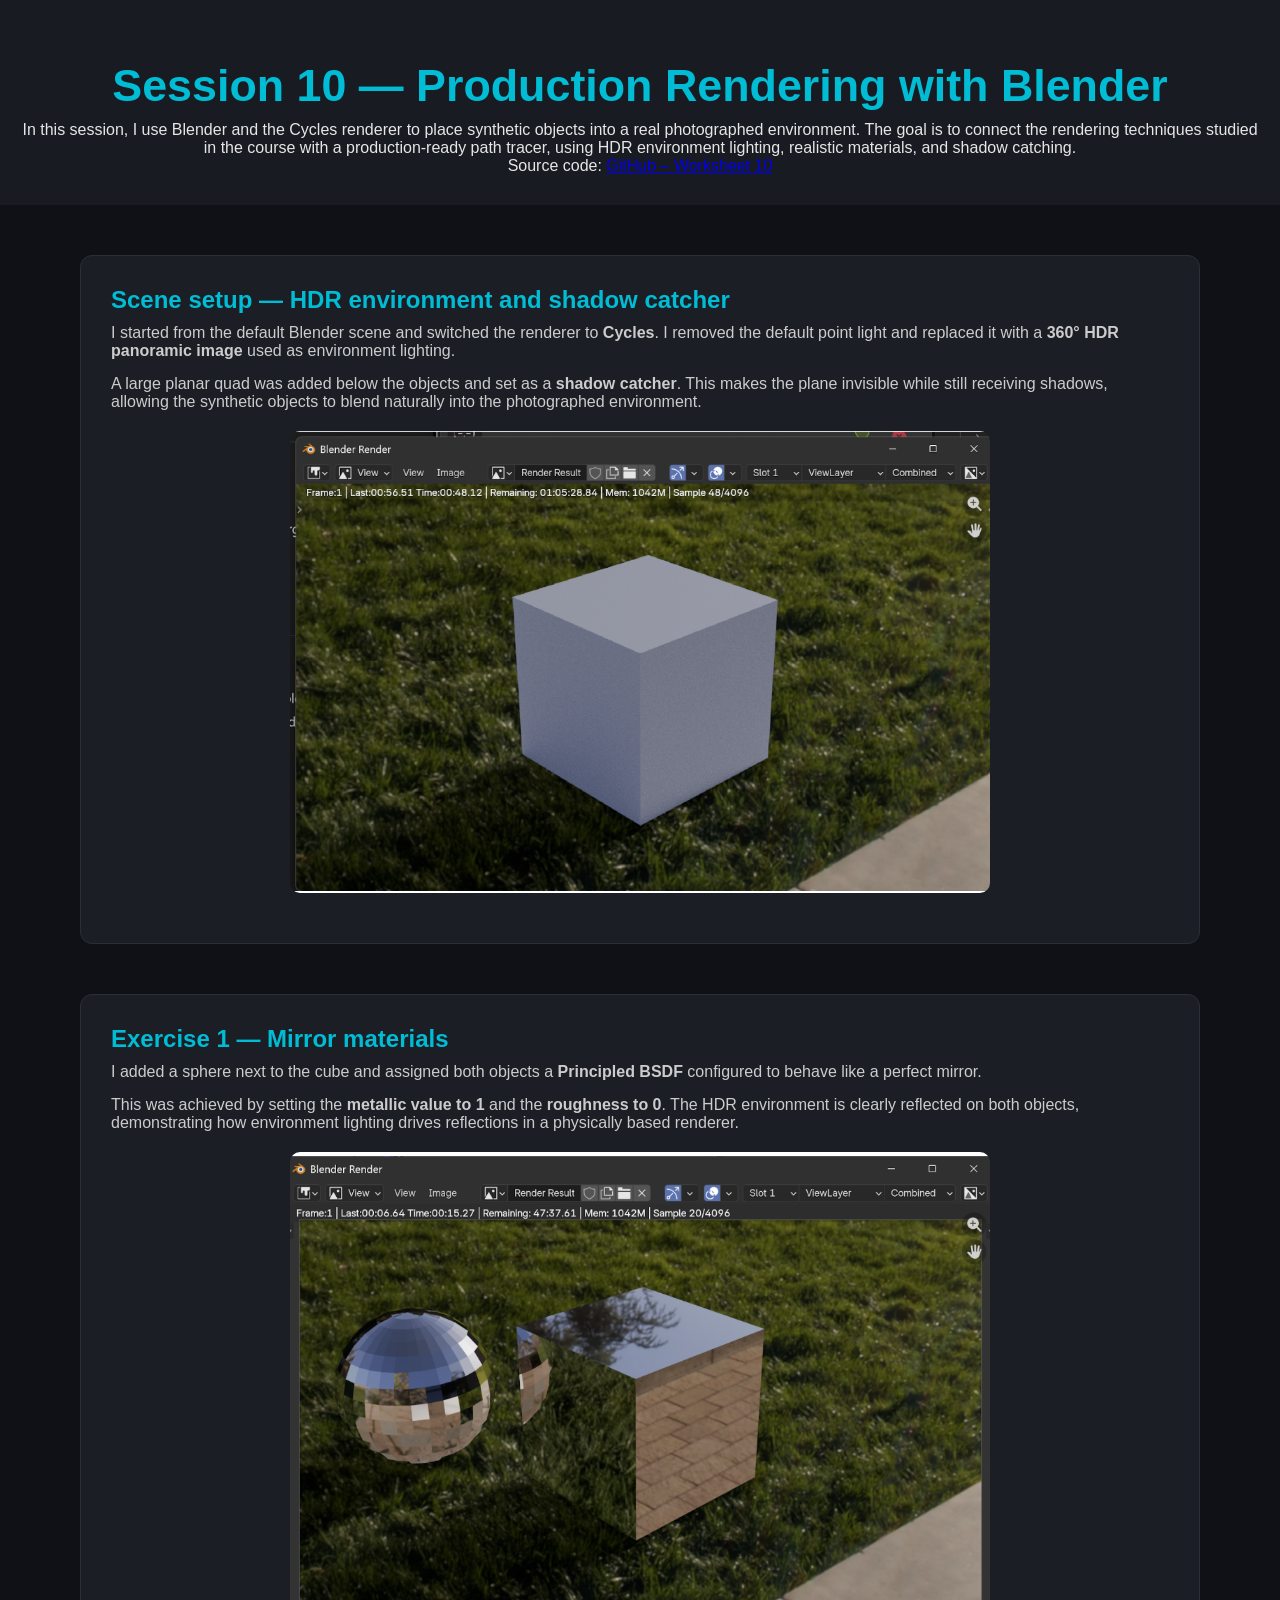
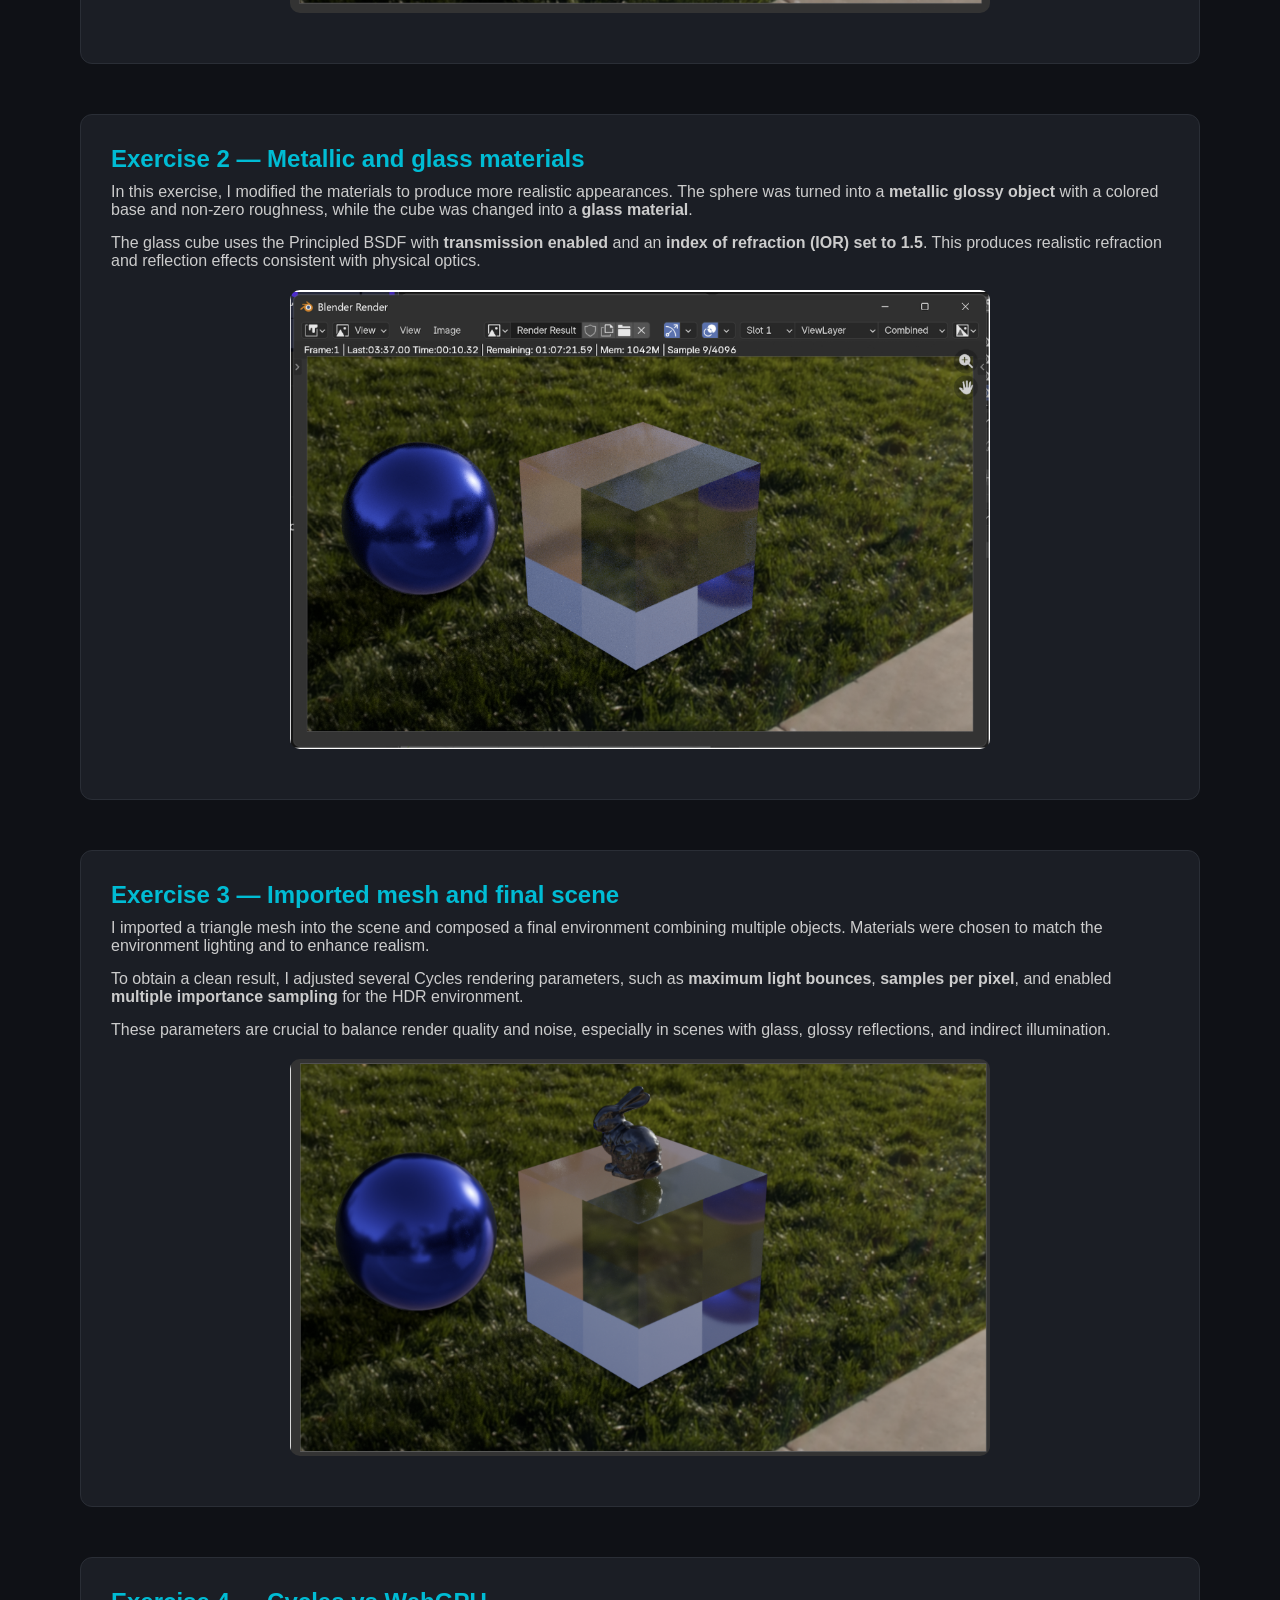
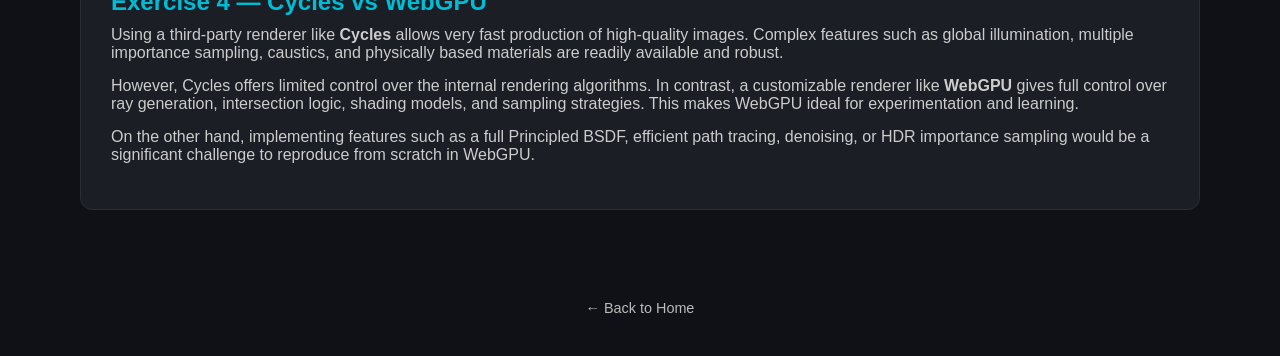
<file: projects/journal/session10.html>
<!DOCTYPE html>
<html lang="en">
<head>
  <meta charset="UTF-8"/>
  <meta name="viewport" content="width=device-width, initial-scale=1.0"/>
  <title>Session 3 — Texture Mapping</title>
  <link rel="stylesheet" href="style.css"/>
</head>
<body>
  <header class="subpage-header">
    <h1>Session 10 — Production Rendering with Blender</h1>
    <p>
      In this session, I use Blender and the Cycles renderer to place synthetic objects into a real photographed environment.
      The goal is to connect the rendering techniques studied in the course with a production-ready path tracer,
      using HDR environment lighting, realistic materials, and shadow catching.

      <p>
        Source code:
        <a href="https://github.com/Rach0o0/Rendering-class/tree/main/Session10" target="_blank">
          GitHub – Worksheet 10
        </a>
      </p>
    </p>
  </header>


  <main class="session-content">

    <!-- Exercise 1 -->
    <section class="exercise">
      <h2>Scene setup — HDR environment and shadow catcher</h2>

      <p>
        I started from the default Blender scene and switched the renderer to <b>Cycles</b>.
        I removed the default point light and replaced it with a <b>360° HDR panoramic image</b>
        used as environment lighting.
      </p>

      <p>
        A large planar quad was added below the objects and set as a <b>shadow catcher</b>.
        This makes the plane invisible while still receiving shadows, allowing the synthetic objects
        to blend naturally into the photographed environment.
      </p>

      <img src="images/w10_ex0.png" alt="HDR environment and shadow catcher"/>
    </section>

    <section class="exercise">
      <h2>Exercise 1 — Mirror materials</h2>

      <p>
        I added a sphere next to the cube and assigned both objects a <b>Principled BSDF</b>
        configured to behave like a perfect mirror.
      </p>

      <p>
        This was achieved by setting the <b>metallic value to 1</b> and the <b>roughness to 0</b>.
        The HDR environment is clearly reflected on both objects, demonstrating how environment lighting
        drives reflections in a physically based renderer.
      </p>

      <img src="images/w10_ex1.png" alt="Mirror sphere and cube"/>
    </section>




    <!-- Exercise 2 -->
    <section class="exercise">
      <h2>Exercise 2 — Metallic and glass materials</h2>

      <p>
        In this exercise, I modified the materials to produce more realistic appearances.
        The sphere was turned into a <b>metallic glossy object</b> with a colored base and non-zero roughness,
        while the cube was changed into a <b>glass material</b>.
      </p>

      <p>
        The glass cube uses the Principled BSDF with <b>transmission enabled</b> and an
        <b>index of refraction (IOR) set to 1.5</b>.
        This produces realistic refraction and reflection effects consistent with physical optics.
      </p>

      <img src="images/w10_ex2.png" alt="Metallic sphere and glass cube"/>
    </section>



    <!-- Exercise 3 -->
    <section class="exercise">
      <h2>Exercise 3 — Imported mesh and final scene</h2>

      <p>
        I imported a triangle mesh into the scene and composed a final environment combining multiple objects.
        Materials were chosen to match the environment lighting and to enhance realism.
      </p>

      <p>
        To obtain a clean result, I adjusted several Cycles rendering parameters, such as
        <b>maximum light bounces</b>, <b>samples per pixel</b>, and enabled <b>multiple importance sampling</b>
        for the HDR environment.
      </p>

      <p>
        These parameters are crucial to balance render quality and noise, especially in scenes with
        glass, glossy reflections, and indirect illumination.
      </p>

      <img src="images/w10_ex3.png" alt="Final rendered scene"/>
    </section>



    <!-- Exercise 4 -->
    <section class="exercise">
      <h2>Exercise 4 — Cycles vs WebGPU</h2>

      <p>
        Using a third-party renderer like <b>Cycles</b> allows very fast production of high-quality images.
        Complex features such as global illumination, multiple importance sampling, caustics, and
        physically based materials are readily available and robust.
      </p>

      <p>
        However, Cycles offers limited control over the internal rendering algorithms.
        In contrast, a customizable renderer like <b>WebGPU</b> gives full control over ray generation,
        intersection logic, shading models, and sampling strategies.
        This makes WebGPU ideal for experimentation and learning.
      </p>

      <p>
        On the other hand, implementing features such as a full Principled BSDF,
        efficient path tracing, denoising, or HDR importance sampling would be a significant challenge
        to reproduce from scratch in WebGPU.
      </p>
    </section>



  </main>

  <footer>
    <a class="back" href="index.html">← Back to Home</a>
  </footer>
</body>
</html>
</file>
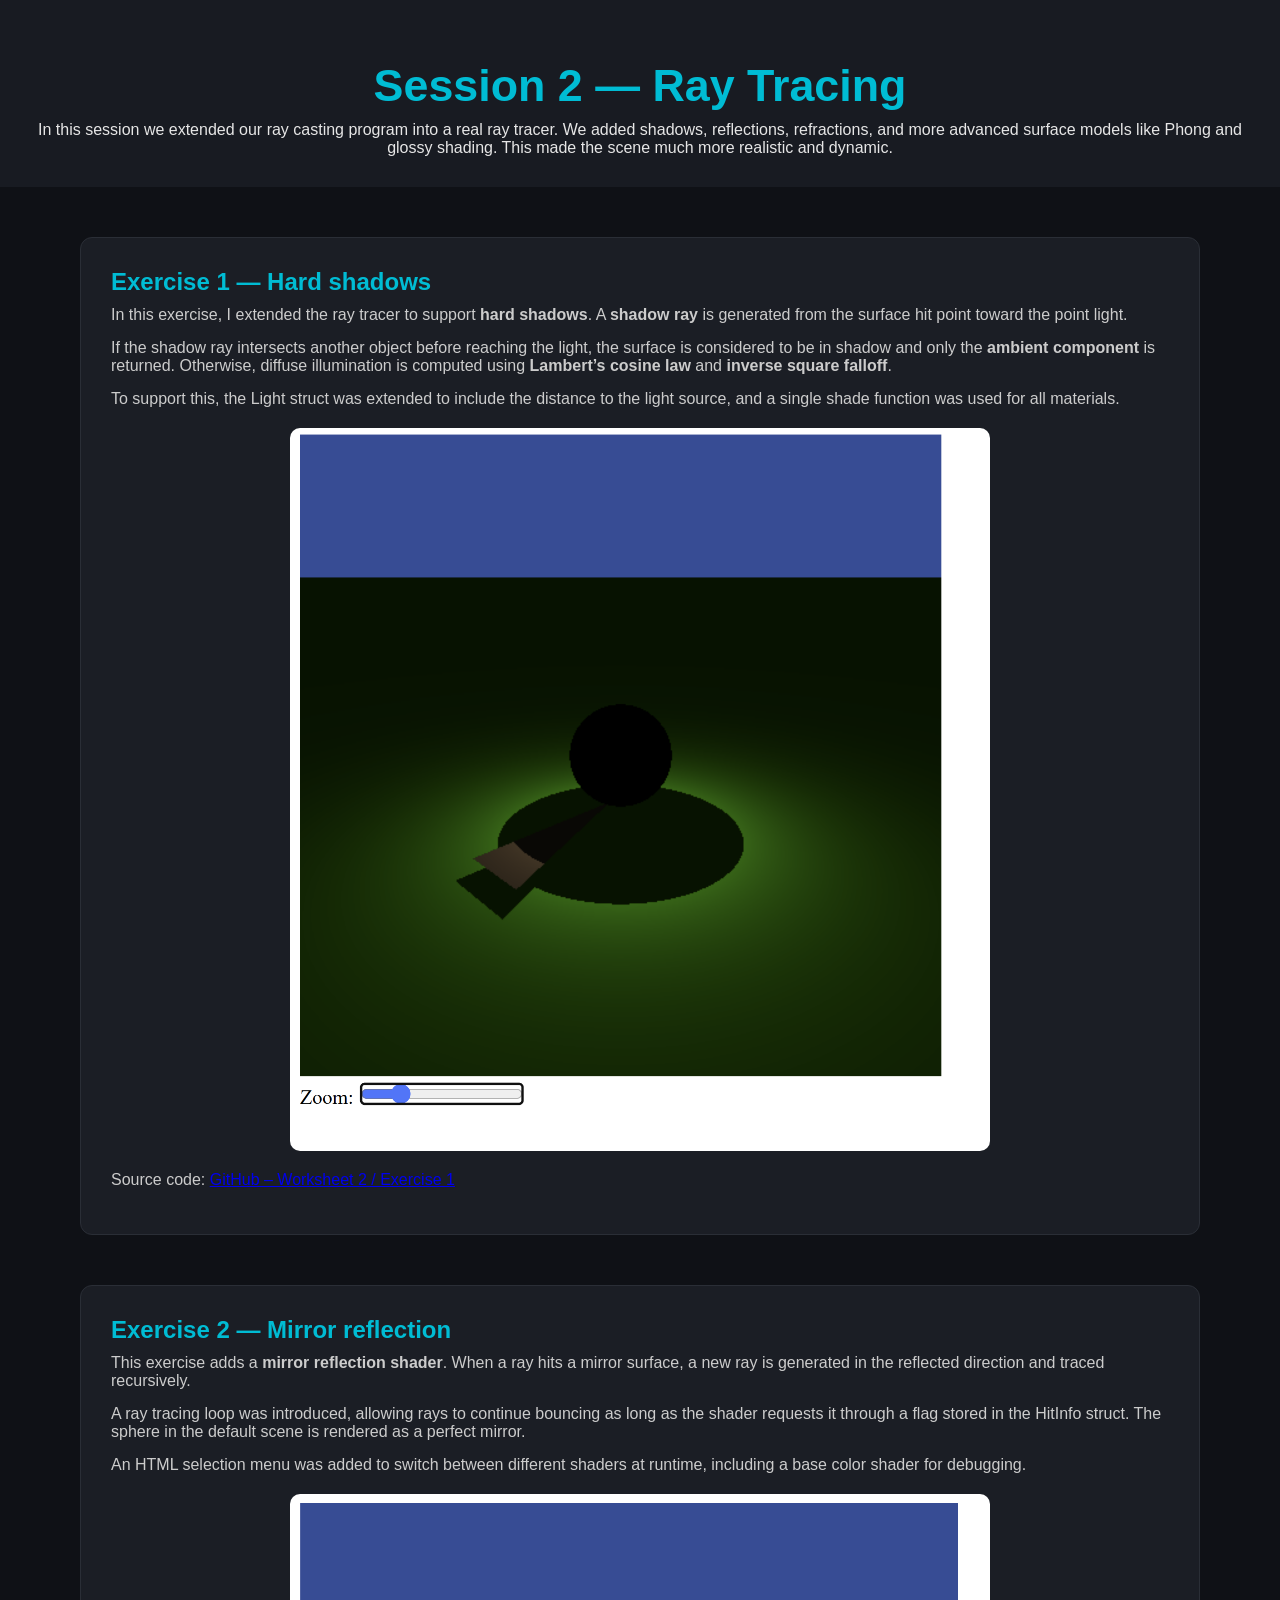
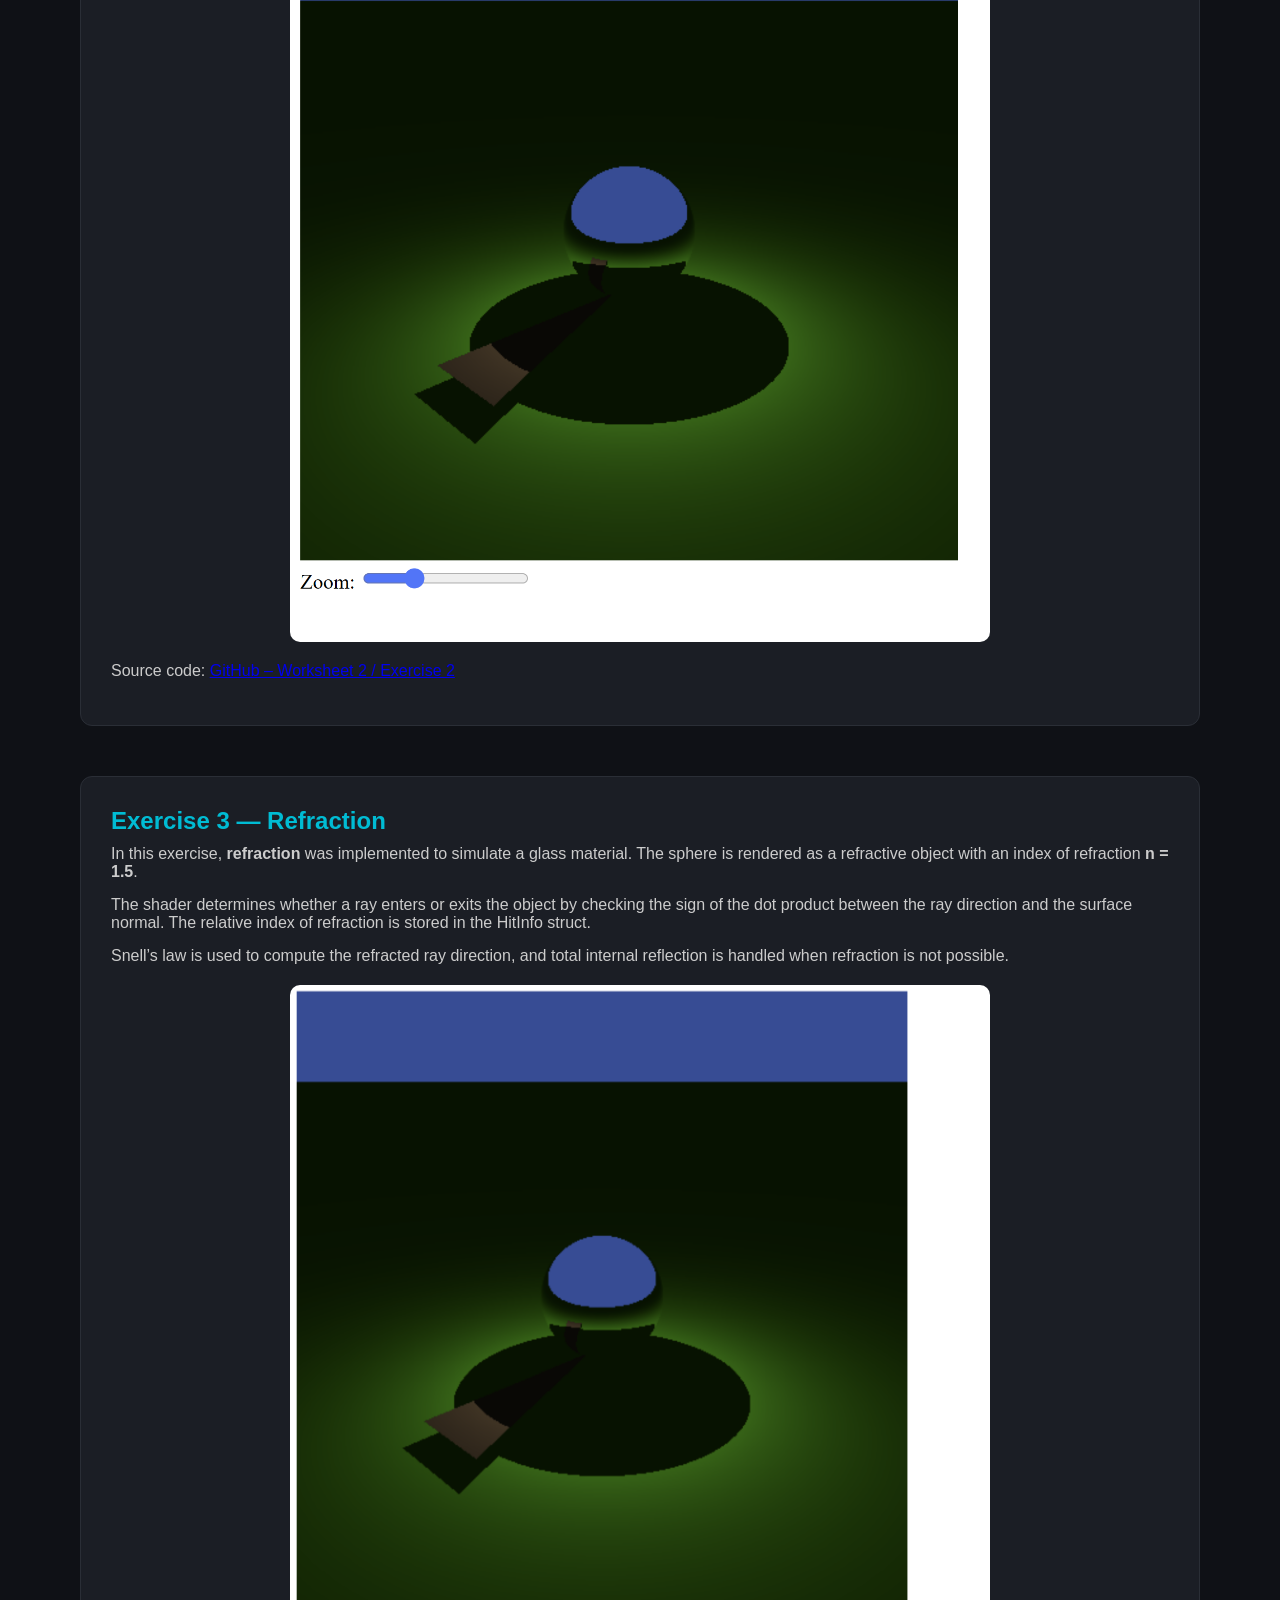
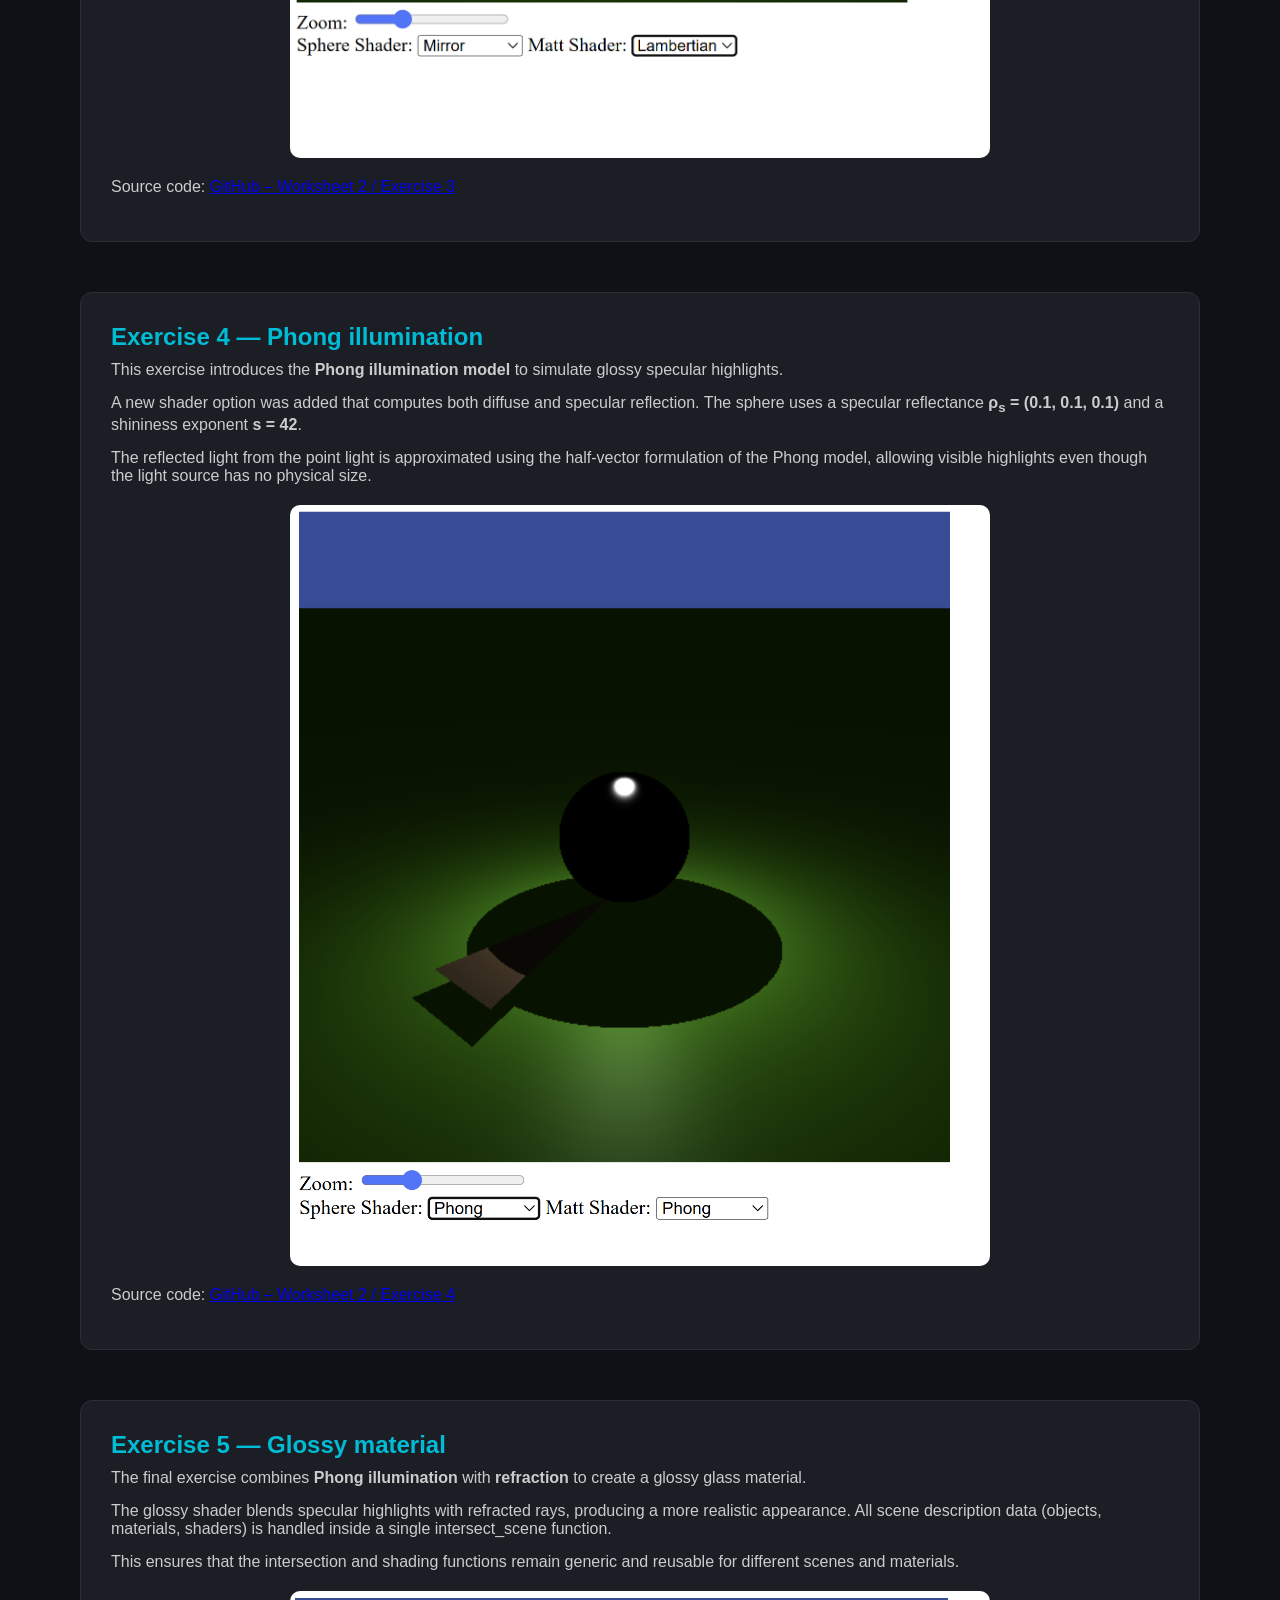
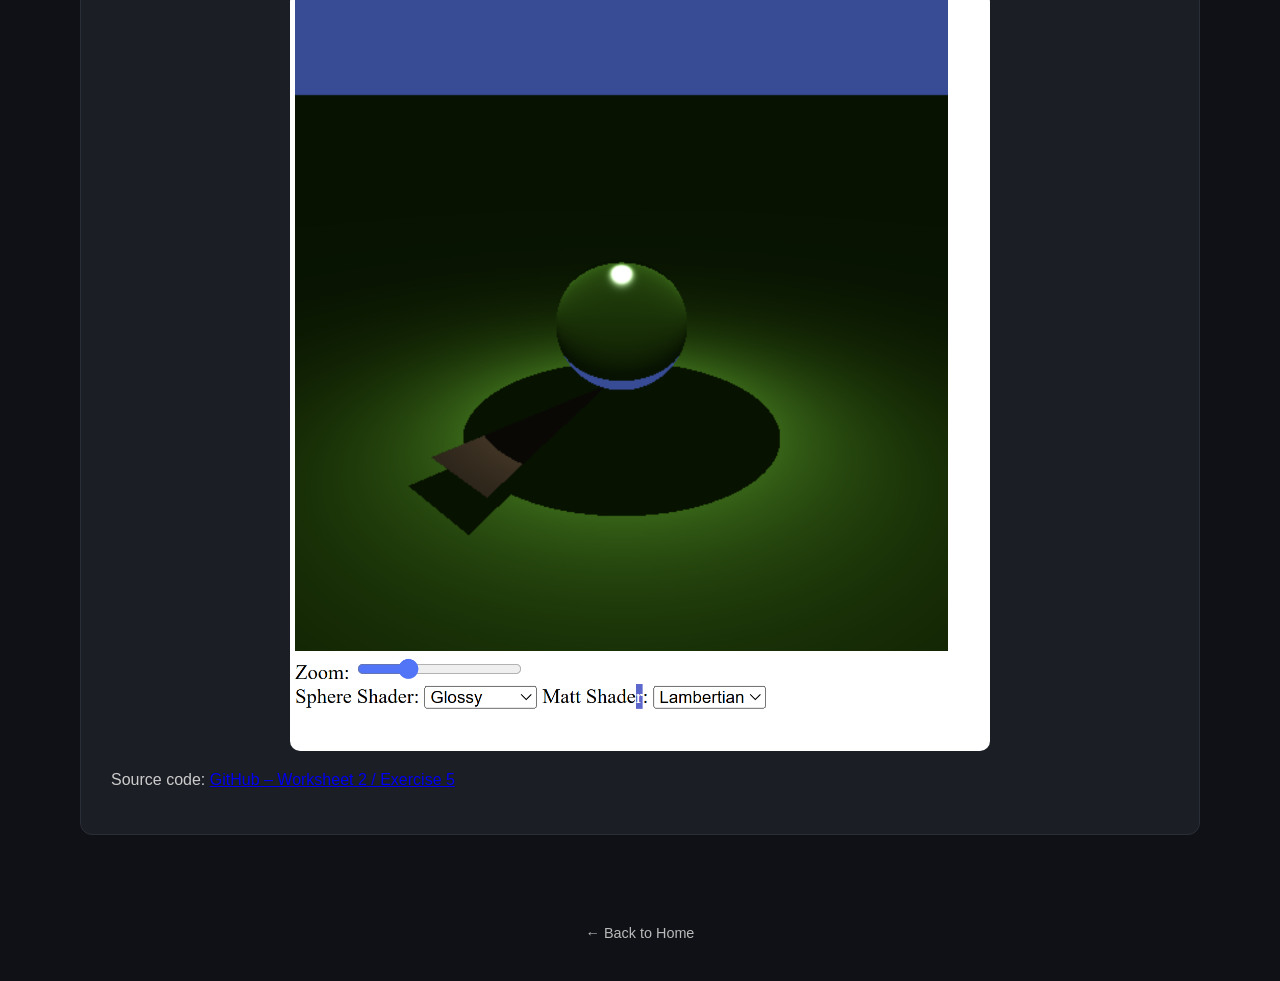
<file: projects/journal/session2.html>
<!DOCTYPE html>
<html lang="en">
<head>
  <meta charset="UTF-8" />
  <meta name="viewport" content="width=device-width, initial-scale=1.0" />
  <title>Session 2 — Ray Tracing</title>
  <link rel="stylesheet" href="style.css" />
</head>
<body>
  <header class="subpage-header">
    <h1>Session 2 — Ray Tracing</h1>
    <p>
      In this session we extended our ray casting program into a real ray tracer.  
      We added shadows, reflections, refractions, and more advanced surface models like Phong and glossy shading.  
      This made the scene much more realistic and dynamic.
    </p>
  </header>

  <main class="session-content">

    <!-- Exercise 1 -->
    <section class="exercise" id="w2-ex1">
      <h2>Exercise 1 — Hard shadows</h2>

      <p>
        In this exercise, I extended the ray tracer to support <b>hard shadows</b>.
        A <b>shadow ray</b> is generated from the surface hit point toward the point light.
      </p>

      <p>
        If the shadow ray intersects another object before reaching the light,
        the surface is considered to be in shadow and only the <b>ambient component</b>
        is returned. Otherwise, diffuse illumination is computed using
        <b>Lambert’s cosine law</b> and <b>inverse square falloff</b>.
      </p>

      <p>
        To support this, the <code>Light</code> struct was extended to include the
        distance to the light source, and a single <code>shade</code> function was used
        for all materials.
      </p>

      <img src="images/w2_ex1.png" alt="Worksheet 2 Exercise 1"/>

      <p>
        Source code:
        <a href="https://github.com/Rach0o0/Rendering-class/tree/main/Session2/1" target="_blank">
          GitHub – Worksheet 2 / Exercise 1
        </a>
      </p>
    </section>


    <!-- Exercise 2 -->
    <section class="exercise" id="w2-ex2">
      <h2>Exercise 2 — Mirror reflection</h2>

      <p>
        This exercise adds a <b>mirror reflection shader</b>.
        When a ray hits a mirror surface, a new ray is generated in the reflected direction
        and traced recursively.
      </p>

      <p>
        A ray tracing loop was introduced, allowing rays to continue bouncing
        as long as the shader requests it through a flag stored in the <code>HitInfo</code> struct.
        The sphere in the default scene is rendered as a perfect mirror.
      </p>

      <p>
        An HTML selection menu was added to switch between different shaders at runtime,
        including a base color shader for debugging.
      </p>

      <img src="images/w2_ex2.png" alt="Worksheet 2 Exercise 2"/>

      <p>
        Source code:
        <a href="https://github.com/Rach0o0/Rendering-class/tree/main/Session2/2" target="_blank">
          GitHub – Worksheet 2 / Exercise 2
        </a>
      </p>
    </section>


    <!-- Exercise 3 -->
    <section class="exercise" id="w2-ex3">
      <h2>Exercise 3 — Refraction</h2>

      <p>
        In this exercise, <b>refraction</b> was implemented to simulate a glass material.
        The sphere is rendered as a refractive object with an index of refraction
        <b>n = 1.5</b>.
      </p>

      <p>
        The shader determines whether a ray enters or exits the object by checking
        the sign of the dot product between the ray direction and the surface normal.
        The relative index of refraction is stored in the <code>HitInfo</code> struct.
      </p>

      <p>
        Snell’s law is used to compute the refracted ray direction,
        and total internal reflection is handled when refraction is not possible.
      </p>

      <img src="images/w2_ex3.png" alt="Worksheet 2 Exercise 3"/>

      <p>
        Source code:
        <a href="https://github.com/Rach0o0/Rendering-class/tree/main/Session2/3" target="_blank">
          GitHub – Worksheet 2 / Exercise 3
        </a>
      </p>
    </section>


    <!-- Exercise 4 -->
    <section class="exercise" id="w2-ex4">
      <h2>Exercise 4 — Phong illumination</h2>

      <p>
        This exercise introduces the <b>Phong illumination model</b>
        to simulate glossy specular highlights.
      </p>

      <p>
        A new shader option was added that computes both diffuse and specular reflection.
        The sphere uses a specular reflectance
        <b>ρ<sub>s</sub> = (0.1, 0.1, 0.1)</b> and a shininess exponent <b>s = 42</b>.
      </p>

      <p>
        The reflected light from the point light is approximated using the half-vector
        formulation of the Phong model, allowing visible highlights even though
        the light source has no physical size.
      </p>

      <img src="images/w2_ex4.png" alt="Worksheet 2 Exercise 4"/>

      <p>
        Source code:
        <a href="https://github.com/Rach0o0/Rendering-class/tree/main/Session2/4" target="_blank">
          GitHub – Worksheet 2 / Exercise 4
        </a>
      </p>
    </section>


    <!-- Exercise 5 -->
    <section class="exercise" id="w2-ex5">
      <h2>Exercise 5 — Glossy material</h2>

      <p>
        The final exercise combines <b>Phong illumination</b> with <b>refraction</b>
        to create a glossy glass material.
      </p>

      <p>
        The glossy shader blends specular highlights with refracted rays,
        producing a more realistic appearance.
        All scene description data (objects, materials, shaders)
        is handled inside a single <code>intersect_scene</code> function.
      </p>

      <p>
        This ensures that the intersection and shading functions remain generic
        and reusable for different scenes and materials.
      </p>

      <img src="images/w2_ex5.png" alt="Worksheet 2 Exercise 5"/>

      <p>
        Source code:
        <a href="https://github.com/Rach0o0/Rendering-class/tree/main/Session2/5" target="_blank">
          GitHub – Worksheet 2 / Exercise 5
        </a>
      </p>
    </section>


  </main>

  <footer>
    <a class="back" href="index.html">← Back to Home</a>
  </footer>
</body>
</html>
</file>
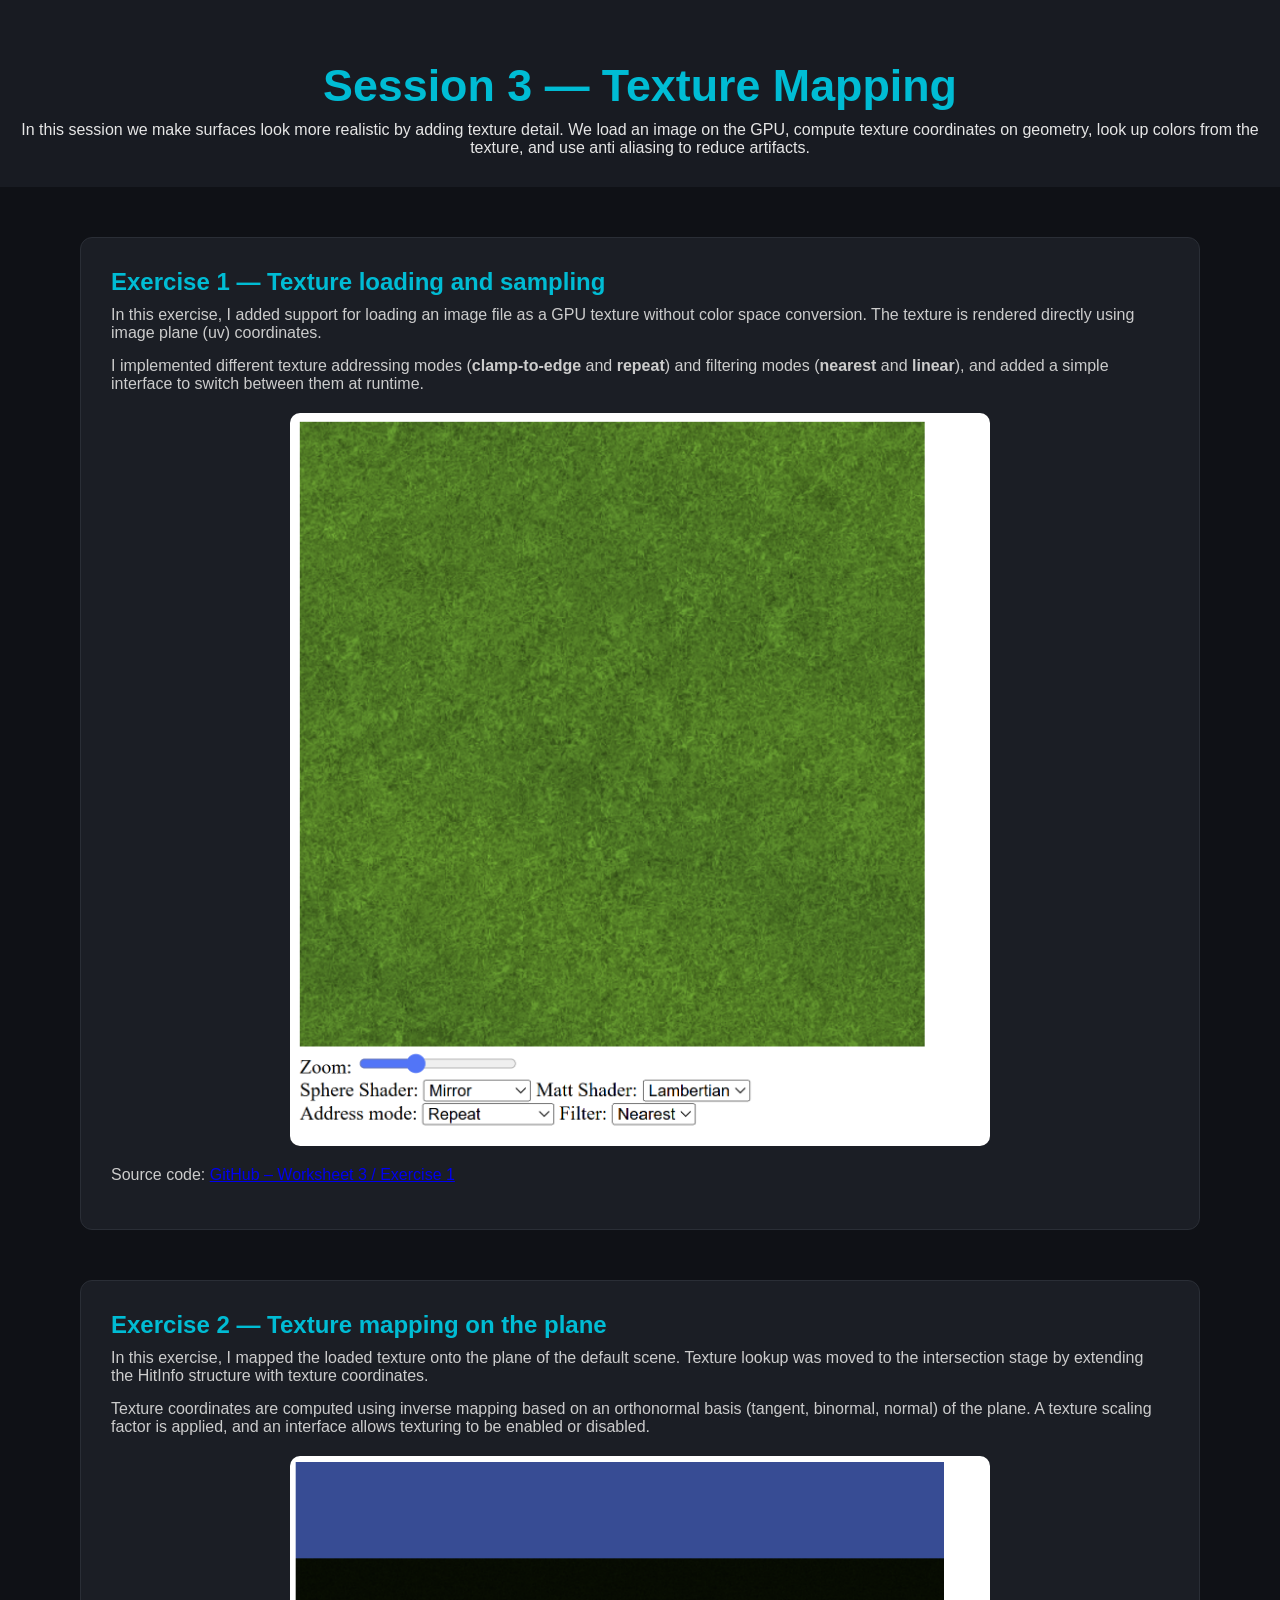
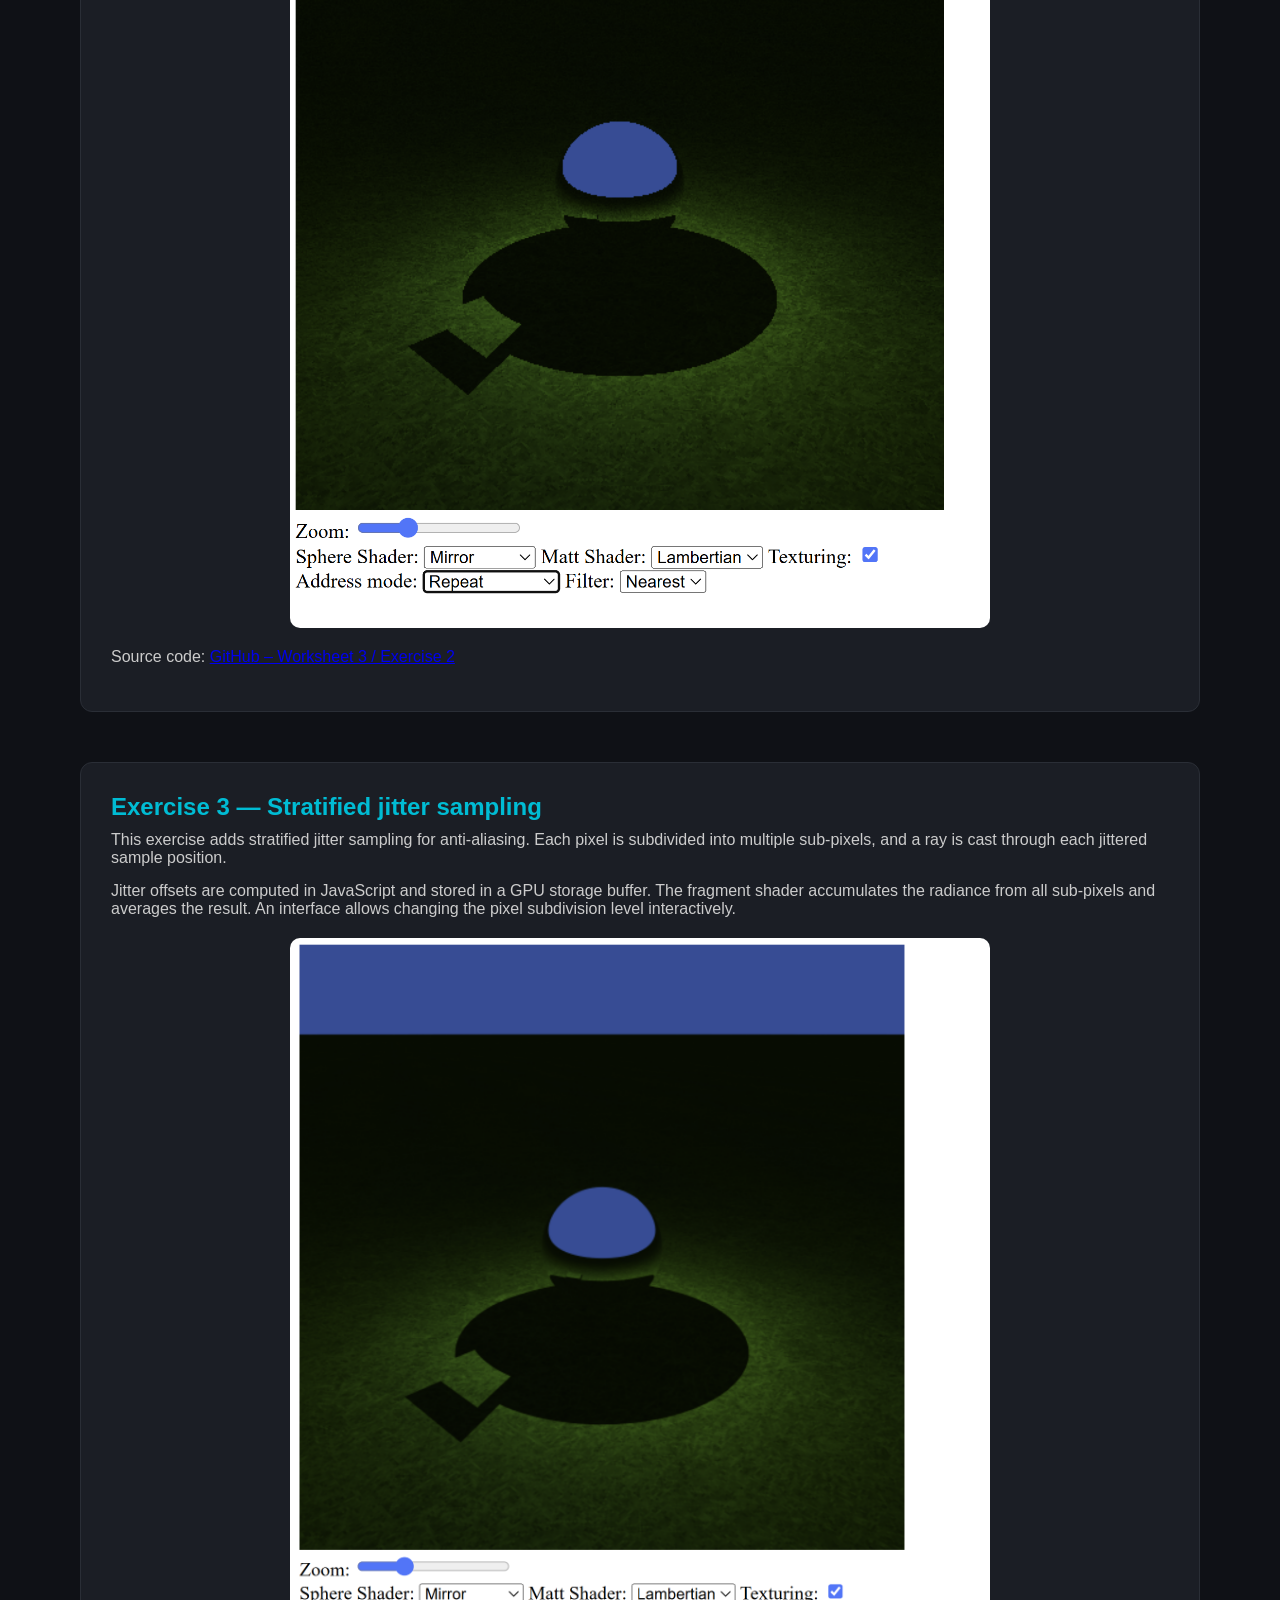
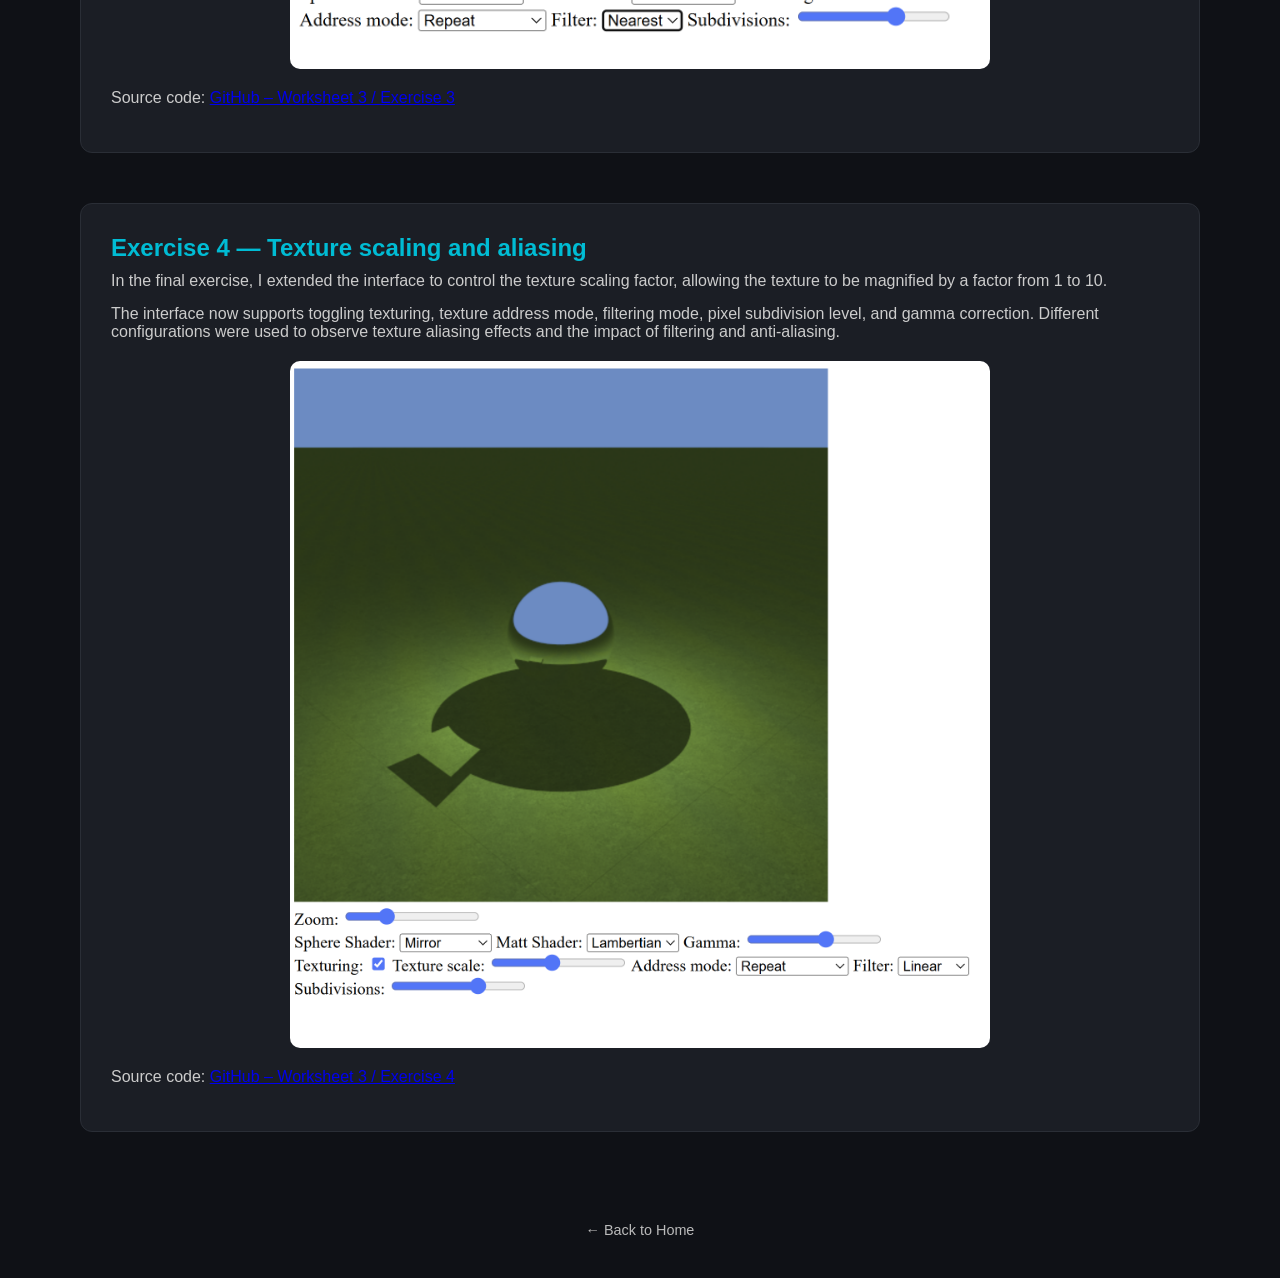
<file: projects/journal/session3.html>
<!DOCTYPE html>
<html lang="en">
<head>
  <meta charset="UTF-8"/>
  <meta name="viewport" content="width=device-width, initial-scale=1.0"/>
  <title>Session 3 — Texture Mapping</title>
  <link rel="stylesheet" href="style.css"/>
</head>
<body>
  <header class="subpage-header">
    <h1>Session 3 — Texture Mapping</h1>
    <p>
      In this session we make surfaces look more realistic by adding texture detail. 
      We load an image on the GPU, compute texture coordinates on geometry, look up colors from the texture, and use anti aliasing to reduce artifacts.
    </p>
  </header>

  <main class="session-content">

    <!-- Exercise 1 -->
    <section class="exercise" id="w3-ex1">
      <h2>Exercise 1 — Texture loading and sampling</h2>

      <p>
        In this exercise, I added support for loading an image file as a GPU texture
        without color space conversion.
        The texture is rendered directly using image plane (uv) coordinates.
      </p>

      <p>
        I implemented different texture addressing modes (<b>clamp-to-edge</b> and <b>repeat</b>)
        and filtering modes (<b>nearest</b> and <b>linear</b>), and added a simple interface
        to switch between them at runtime.
      </p>

      <img src="images/w3_ex1.png" alt="Worksheet 3 Exercise 1 result"/>

      <p>
        Source code:
        <a href="https://github.com/Rach0o0/Rendering-class/tree/main/Session3/1" target="_blank">
          GitHub – Worksheet 3 / Exercise 1
        </a>
      </p>
    </section>


    <!-- Exercise 2 -->
    <section class="exercise" id="w3-ex2">
      <h2>Exercise 2 — Texture mapping on the plane</h2>

      <p>
        In this exercise, I mapped the loaded texture onto the plane of the default scene.
        Texture lookup was moved to the intersection stage by extending the <code>HitInfo</code>
        structure with texture coordinates.
      </p>

      <p>
        Texture coordinates are computed using inverse mapping based on an orthonormal
        basis (tangent, binormal, normal) of the plane.
        A texture scaling factor is applied, and an interface allows texturing to be
        enabled or disabled.
      </p>

      <img src="images/w3_ex2.png" alt="Worksheet 3 Exercise 2 result"/>

      <p>
        Source code:
        <a href="https://github.com/Rach0o0/Rendering-class/tree/main/Session3/2" target="_blank">
          GitHub – Worksheet 3 / Exercise 2
        </a>
      </p>
    </section>


    <!-- Exercise 3 -->
    <section class="exercise" id="w3-ex3">
      <h2>Exercise 3 — Stratified jitter sampling</h2>

      <p>
        This exercise adds stratified jitter sampling for anti-aliasing.
        Each pixel is subdivided into multiple sub-pixels, and a ray is cast
        through each jittered sample position.
      </p>

      <p>
        Jitter offsets are computed in JavaScript and stored in a GPU storage buffer.
        The fragment shader accumulates the radiance from all sub-pixels and averages
        the result.
        An interface allows changing the pixel subdivision level interactively.
      </p>

      <img src="images/w3_ex3.png" alt="Worksheet 3 Exercise 3 result"/>

      <p>
        Source code:
        <a href="https://github.com/Rach0o0/Rendering-class/tree/main/Session3/3" target="_blank">
          GitHub – Worksheet 3 / Exercise 3
        </a>
      </p>
    </section>


    <!-- Exercise 4 -->
    <section class="exercise" id="w3-ex4">
      <h2>Exercise 4 — Texture scaling and aliasing</h2>

      <p>
        In the final exercise, I extended the interface to control the texture
        scaling factor, allowing the texture to be magnified by a factor from 1 to 10.
      </p>

      <p>
        The interface now supports toggling texturing, texture address mode,
        filtering mode, pixel subdivision level, and gamma correction.
        Different configurations were used to observe texture aliasing effects
        and the impact of filtering and anti-aliasing.
      </p>

      <img src="images/w3_ex4.png" alt="Worksheet 3 Exercise 4 result"/>

      <p>
        Source code:
        <a href="https://github.com/Rach0o0/Rendering-class/tree/main/Session3/4" target="_blank">
          GitHub – Worksheet 3 / Exercise 4
        </a>
      </p>
    </section>


  </main>

  <footer>
    <a class="back" href="index.html">← Back to Home</a>
  </footer>
</body>
</html>
</file>
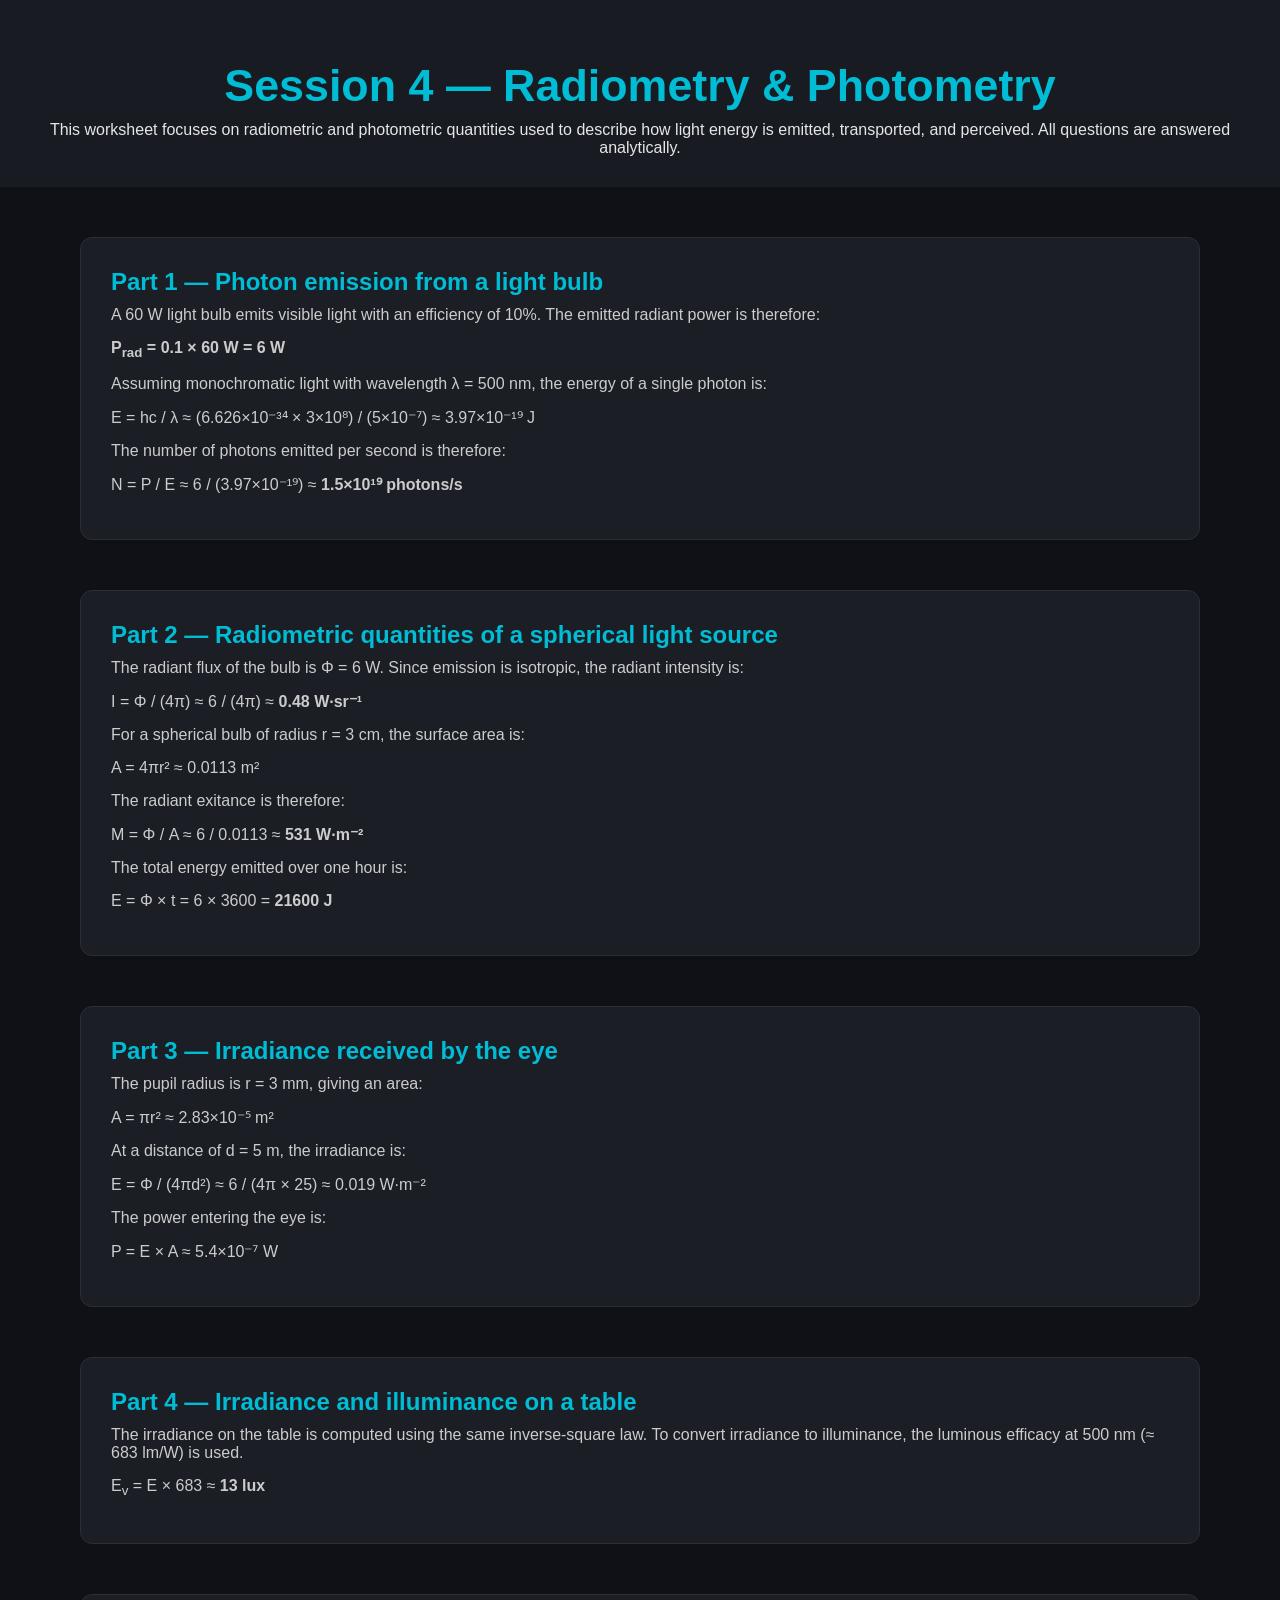
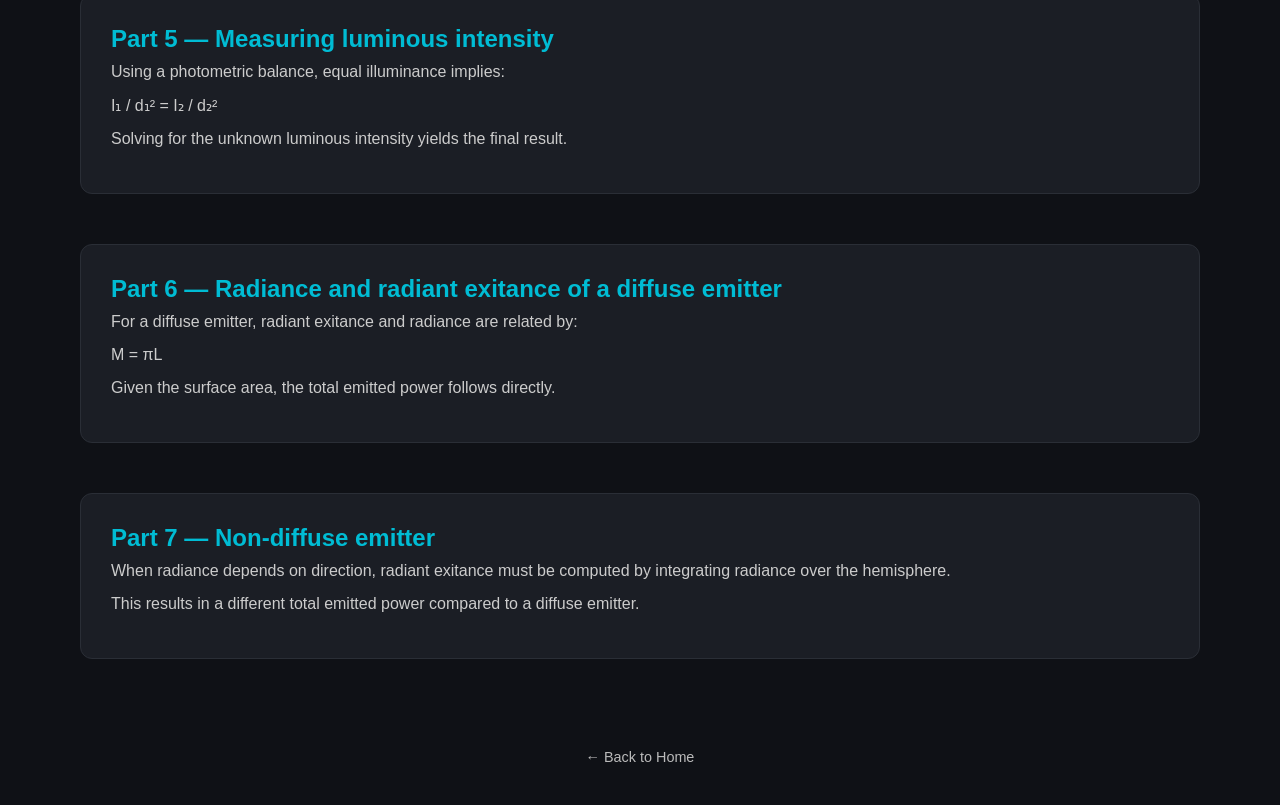
<file: projects/journal/session4.html>
<!DOCTYPE html>
<html lang="en">
<head>
  <meta charset="UTF-8" />
  <meta name="viewport" content="width=device-width, initial-scale=1.0"/>
  <title>Session 4 — Radiometry & Photometry</title>
  <link rel="stylesheet" href="style.css"/>
</head>

<body>
  <header class="subpage-header">
    <h1>Session 4 — Radiometry & Photometry</h1>
    <p>
      This worksheet focuses on radiometric and photometric quantities used to describe
      how light energy is emitted, transported, and perceived.
      All questions are answered analytically.
    </p>
  </header>

  <main class="session-content">

    <!-- PART 1 -->
    <section class="exercise">
      <h2>Part 1 — Photon emission from a light bulb</h2>

      <p>
        A 60 W light bulb emits visible light with an efficiency of 10%.
        The emitted radiant power is therefore:
      </p>

      <p><b>P<sub>rad</sub> = 0.1 × 60 W = 6 W</b></p>

      <p>
        Assuming monochromatic light with wavelength λ = 500 nm, the energy of a single photon is:
      </p>

      <p>
        E = hc / λ ≈ (6.626×10⁻³⁴ × 3×10⁸) / (5×10⁻⁷)
        ≈ 3.97×10⁻¹⁹ J
      </p>

      <p>
        The number of photons emitted per second is therefore:
      </p>

      <p>
        N = P / E ≈ 6 / (3.97×10⁻¹⁹) ≈ <b>1.5×10¹⁹ photons/s</b>
      </p>
    </section>

    <!-- PART 2 -->
    <section class="exercise">
      <h2>Part 2 — Radiometric quantities of a spherical light source</h2>

      <p>
        The radiant flux of the bulb is Φ = 6 W.
        Since emission is isotropic, the radiant intensity is:
      </p>

      <p>
        I = Φ / (4π) ≈ 6 / (4π) ≈ <b>0.48 W·sr⁻¹</b>
      </p>

      <p>
        For a spherical bulb of radius r = 3 cm, the surface area is:
      </p>

      <p>
        A = 4πr² ≈ 0.0113 m²
      </p>

      <p>
        The radiant exitance is therefore:
      </p>

      <p>
        M = Φ / A ≈ 6 / 0.0113 ≈ <b>531 W·m⁻²</b>
      </p>

      <p>
        The total energy emitted over one hour is:
      </p>

      <p>
        E = Φ × t = 6 × 3600 = <b>21600 J</b>
      </p>
    </section>

    <!-- PART 3 -->
    <section class="exercise">
      <h2>Part 3 — Irradiance received by the eye</h2>

      <p>
        The pupil radius is r = 3 mm, giving an area:
      </p>

      <p>
        A = πr² ≈ 2.83×10⁻⁵ m²
      </p>

      <p>
        At a distance of d = 5 m, the irradiance is:
      </p>

      <p>
        E = Φ / (4πd²) ≈ 6 / (4π × 25) ≈ 0.019 W·m⁻²
      </p>

      <p>
        The power entering the eye is:
      </p>

      <p>
        P = E × A ≈ 5.4×10⁻⁷ W
      </p>
    </section>

    <!-- PART 4 -->
    <section class="exercise">
      <h2>Part 4 — Irradiance and illuminance on a table</h2>

      <p>
        The irradiance on the table is computed using the same inverse-square law.
        To convert irradiance to illuminance, the luminous efficacy at 500 nm
        (≈ 683 lm/W) is used.
      </p>

      <p>
        E<sub>v</sub> = E × 683 ≈ <b>13 lux</b>
      </p>
    </section>

    <!-- PART 5 -->
    <section class="exercise">
      <h2>Part 5 — Measuring luminous intensity</h2>

      <p>
        Using a photometric balance, equal illuminance implies:
      </p>

      <p>
        I₁ / d₁² = I₂ / d₂²
      </p>

      <p>
        Solving for the unknown luminous intensity yields the final result.
      </p>
    </section>

    <!-- PART 6 -->
    <section class="exercise">
      <h2>Part 6 — Radiance and radiant exitance of a diffuse emitter</h2>

      <p>
        For a diffuse emitter, radiant exitance and radiance are related by:
      </p>

      <p>
        M = πL
      </p>

      <p>
        Given the surface area, the total emitted power follows directly.
      </p>
    </section>

    <!-- PART 7 -->
    <section class="exercise">
      <h2>Part 7 — Non-diffuse emitter</h2>

      <p>
        When radiance depends on direction, radiant exitance must be computed
        by integrating radiance over the hemisphere.
      </p>

      <p>
        This results in a different total emitted power compared to a diffuse emitter.
      </p>
    </section>

  </main>

  <footer>
    <a class="back" href="index.html">← Back to Home</a>
  </footer>
</body>
</html>
</file>
<file: style.css>
:root{
    --bg:#F7F8FA;
    --surface:#FFFFFF;
    --surface-2:#EFF2F6;
    --ink:#0B0C10;
    --muted:#6E7681;
    --accent:#0A6CFF;
    --accent-2:#00C2D1;
    --line:#E3E6EA;
    --glow: rgba(10,108,255,0.18);
    --grid-line: rgba(10,12,16,0.045);
    --radius: 22px;
    --shadow: 0 1px 2px rgba(10,12,16,0.04), 0 12px 32px -12px rgba(10,12,16,0.10);
  }
  html.dark{
    --bg:#08090C;
    --surface:#131519;
    --surface-2:#1A1D22;
    --ink:#F4F6F8;
    --muted:#9AA1AC;
    --accent:#4FA3FF;
    --accent-2:#00D9E8;
    --line:#24272D;
    --glow: rgba(79,163,255,0.22);
    --grid-line: rgba(255,255,255,0.045);
    --shadow: 0 1px 2px rgba(0,0,0,0.3), 0 20px 44px -16px rgba(0,0,0,0.6);
  }
  *{box-sizing:border-box; margin:0; padding:0;}
  html{scroll-behavior:smooth;}
  body{
    background:
      linear-gradient(var(--grid-line) 1px, transparent 1px),
      linear-gradient(90deg, var(--grid-line) 1px, transparent 1px),
      var(--bg);
    background-size: 48px 48px, 48px 48px, 100% 100%;
    color:var(--ink);
    font-family:'Inter',system-ui,sans-serif;
    -webkit-font-smoothing:antialiased;
    transition:background-color .4s ease, color .4s ease;
    overflow-x:hidden;
    cursor:none;
  }
  h1,h2,h3,.display{ font-family:'Space Grotesk',sans-serif; letter-spacing:-0.02em; }
  .mono{ font-family:'JetBrains Mono',monospace; letter-spacing:0.02em; }
  a{ color:inherit; text-decoration:none; }
  img{ max-width:100%; display:block; }
  .wrap{ max-width:1180px; margin:0 auto; padding:0 28px; }

  /* ---------- CUSTOM CURSOR (HUD reticle) ---------- */
  .cursor-dot, .cursor-ring{ position:fixed; top:0; left:0; pointer-events:none; z-index:9999; border-radius:50%; transform:translate(-50%,-50%); }
  .cursor-dot{ width:5px; height:5px; background:var(--accent); }
  .cursor-ring{ width:32px; height:32px; border:1px solid var(--accent); opacity:.55; transition: width .2s ease, height .2s ease, opacity .2s ease, background .2s ease; }
  .cursor-ring.active{ width:52px; height:52px; background:var(--glow); opacity:.9; }
  @media (max-width:900px){ .cursor-dot,.cursor-ring{ display:none; } body{ cursor:auto; } }

  /* ---------- BOOT SEQUENCE ---------- */
  #boot{
    position:fixed; inset:0; z-index:10000; background:#08090C; color:#4FA3FF;
    display:flex; flex-direction:column; align-items:center; justify-content:center;
    font-family:'JetBrains Mono',monospace; letter-spacing:0.06em;
    transition: opacity .6s ease, visibility .6s ease;
  }
  #boot .boot-line{ font-size:13px; opacity:0; margin-bottom:8px; animation: bootIn .4s ease forwards; }
  #boot .boot-line:nth-child(1){ animation-delay:.1s; }
  #boot .boot-line:nth-child(2){ animation-delay:.5s; }
  #boot .boot-line:nth-child(3){ animation-delay:.9s; }
  #boot .bar{ width:220px; height:2px; background:#1A1D22; margin-top:18px; overflow:hidden; border-radius:2px; }
  #boot .bar-fill{ height:100%; width:0%; background:linear-gradient(90deg,#4FA3FF,#00D9E8); animation: bootBar 1.3s ease-in forwards; animation-delay:.3s; }
  @keyframes bootIn{ to{ opacity:.85; } }
  @keyframes bootBar{ to{ width:100%; } }
  #boot.hide{ opacity:0; visibility:hidden; }

  /* ---------- NAV ---------- */
  .nav-pill{
    position:fixed; top:20px; left:50%; transform:translateX(-50%);
    z-index:100;
    display:flex; align-items:center; gap:4px;
    background:var(--surface);
    border:1px solid var(--line);
    border-radius:999px;
    padding:8px 8px;
    box-shadow:var(--shadow);
    backdrop-filter: blur(12px);
  }
  .nav-pill a{
    font-size:13.5px; font-weight:500; color:var(--muted);
    padding:9px 16px; border-radius:999px; transition: all .25s ease;
  }
  .nav-pill a:hover{ color:var(--ink); background:var(--surface-2); }
  .nav-toggle{
    width:40px; height:40px; border-radius:50%;
    display:flex; align-items:center; justify-content:center;
    background:var(--surface-2); border:1px solid var(--line);
    cursor:none; font-size:16px; margin-left:4px;
    transition: transform .3s ease;
  }
  .nav-toggle:hover{ transform:rotate(20deg); }

  /* ---------- HERO ---------- */
  .hero{
    position:relative;
    min-height:100vh;
    display:flex; flex-direction:column; justify-content:center;
    padding-top:120px;
    overflow:hidden;
  }
  .corner{ position:absolute; width:22px; height:22px; border-color:var(--accent); opacity:.6; }
  .corner.tl{ top:100px; left:28px; border-top:2px solid; border-left:2px solid; }
  .corner.tr{ top:100px; right:28px; border-top:2px solid; border-right:2px solid; }
  .orb{
    position:absolute; top:-10%; right:-10%;
    width:640px; height:640px; border-radius:50%;
    background: radial-gradient(circle at 30% 30%, var(--glow), transparent 70%);
    filter: blur(10px);
    pointer-events:none;
    animation: floaty 12s ease-in-out infinite;
  }
  @keyframes floaty{
    0%,100%{ transform: translate(0,0) scale(1); }
    50%{ transform: translate(-30px, 40px) scale(1.06); }
  }
  .scanline{ position:absolute; left:0; right:0; height:1px; background:linear-gradient(90deg,transparent,var(--accent-2),transparent); opacity:.5; animation: scan 6s linear infinite; }
  @keyframes scan{ 0%{ top:15%; } 50%{ top:80%; } 100%{ top:15%; } }

  .status-line{
    display:inline-flex; align-items:center; gap:10px;
    font-size:12px; color:var(--muted);
    padding:8px 14px; border:1px solid var(--line); border-radius:999px;
    background:var(--surface); width:fit-content;
    margin-bottom:32px;
  }
  .dot{ width:7px; height:7px; border-radius:50%; background:var(--accent-2); box-shadow:0 0 0 4px var(--glow); animation: pulse 2s ease-in-out infinite; }
  @keyframes pulse{ 0%,100%{ opacity:1; } 50%{ opacity:.4; } }

  .hero h1{
    font-size: clamp(48px, 9vw, 108px);
    font-weight:600;
    line-height:0.98;
    max-width: 1000px;
  }
  .hero h1 span{
    background: linear-gradient(100deg, var(--accent), var(--accent-2));
    -webkit-background-clip:text; background-clip:text; color:transparent;
  }
  .hero p.lead{
    font-size:18px; color:var(--muted); max-width:560px; margin-top:24px; line-height:1.6;
  }
  .hero-actions{ display:flex; gap:14px; margin-top:40px; flex-wrap:wrap; }
  .btn{
    display:inline-flex; align-items:center; gap:8px;
    padding:14px 24px; border-radius:14px; font-weight:500; font-size:14.5px;
    cursor:none; border:1px solid transparent; transition: all .25s ease;
  }
  .btn-primary{ background:var(--ink); color:var(--bg); position:relative; overflow:hidden; }
  .btn-primary:hover{ transform:translateY(-2px); box-shadow: 0 0 0 1px var(--accent), var(--shadow); }
  .btn-ghost{ border-color:var(--line); background:var(--surface); }
  .btn-ghost:hover{ border-color:var(--accent); color:var(--accent); }

  .console{
    position:absolute; right:28px; bottom:64px;
    width:280px; background:var(--surface); border:1px solid var(--line);
    border-radius:20px; padding:20px; box-shadow:var(--shadow);
  }
  .console::before{ content:'SYS.READOUT'; position:absolute; top:-9px; left:16px; background:var(--bg); padding:0 8px; font-family:'JetBrains Mono',monospace; font-size:9.5px; color:var(--accent); letter-spacing:0.1em; }
  .console .row{ display:flex; justify-content:space-between; align-items:center; padding:9px 0; border-bottom:1px dashed var(--line); font-size:12.5px; }
  .console .row:last-child{ border-bottom:none; }
  .console .label{ color:var(--muted); }
  .console .val{ font-family:'JetBrains Mono',monospace; color:var(--ink); }
  .console .val.live{ color:var(--accent); }

  /* ---------- SECTION SHARED ---------- */
  section{ padding:120px 0; position:relative; }
  .eyebrow{ font-size:12.5px; color:var(--accent); font-weight:600; letter-spacing:0.08em; text-transform:uppercase; margin-bottom:14px; display:flex; align-items:center; gap:8px; }
  .eyebrow::before{ content:''; width:16px; height:1px; background:var(--accent); }
  .section-title{ font-size: clamp(28px,4vw,42px); font-weight:600; margin-bottom:16px; }
  .section-sub{ color:var(--muted); max-width:560px; font-size:16px; line-height:1.6; margin-bottom:56px; }
  .reveal{ opacity:0; transform:translateY(28px); transition: opacity .7s ease, transform .7s ease; }
  .reveal.in{ opacity:1; transform:translateY(0); }

  /* ---------- ABOUT / SKILLS ---------- */
  .skills-grid{ display:grid; grid-template-columns:repeat(auto-fit,minmax(220px,1fr)); gap:16px; }
  .skill-card{ background:var(--surface); border:1px solid var(--line); border-radius:var(--radius); padding:24px; transition: transform .3s ease, border-color .3s ease, box-shadow .3s ease; position:relative; }
  .skill-card:hover{ transform:translateY(-4px); border-color:var(--accent); box-shadow:0 0 0 1px var(--accent), var(--shadow); }
  .skill-card h3{ font-size:16px; margin-bottom:8px; }
  .skill-card p{ font-size:13.5px; color:var(--muted); line-height:1.5; }
  .chip-row{ display:flex; flex-wrap:wrap; gap:8px; margin-top:14px; }
  .chip{ font-size:11.5px; font-family:'JetBrains Mono',monospace; padding:5px 10px; border-radius:8px; background:var(--surface-2); color:var(--muted); }

  /* ---------- PROJECTS ---------- */
  .filters{ display:flex; flex-wrap:wrap; gap:10px; margin-bottom:36px; }
  .filter-btn{
    font-size:13px; font-weight:500; padding:9px 18px; border-radius:999px;
    border:1px solid var(--line); background:var(--surface); color:var(--muted);
    cursor:none; transition: all .25s ease;
  }
  .filter-btn:hover{ color:var(--ink); }
  .filter-btn.active{ background:var(--ink); color:var(--bg); border-color:var(--ink); }

  .projects-grid{ display:grid; grid-template-columns:repeat(12,1fr); gap:20px; }
  .project-card{
    grid-column: span 6;
    background:var(--surface); border:1px solid var(--line); border-radius:var(--radius);
    padding:28px; position:relative; overflow:hidden;
    transition: transform .35s ease, box-shadow .35s ease, border-color .35s ease;
    display:flex; flex-direction:column; justify-content:space-between; min-height:260px;
  }
  .project-card.large{ grid-column:span 8; }
  .project-card.small{ grid-column:span 4; }
  .project-card:hover{ transform:translateY(-6px); box-shadow:var(--shadow); border-color:var(--accent); }
  .project-card::before{
    content:''; position:absolute; inset:0; opacity:0;
    background: radial-gradient(circle at 85% 15%, var(--glow), transparent 60%);
    transition: opacity .4s ease;
  }
  .project-card:hover::before{ opacity:1; }
  .hud{ position:absolute; width:14px; height:14px; border-color:var(--accent); opacity:0; transition:opacity .3s ease; }
  .hud.tl{ top:10px; left:10px; border-top:1.5px solid; border-left:1.5px solid; }
  .hud.br{ bottom:10px; right:10px; border-bottom:1.5px solid; border-right:1.5px solid; }
  .project-card:hover .hud{ opacity:.8; }
  .project-top{ display:flex; justify-content:space-between; align-items:flex-start; }
  .project-index{ font-family:'JetBrains Mono',monospace; font-size:12px; color:var(--muted); }
  .project-link{ width:36px; height:36px; border-radius:50%; border:1px solid var(--line); display:flex; align-items:center; justify-content:center; font-size:14px; transition: all .25s ease; }
  .project-card:hover .project-link{ background:var(--accent); color:#fff; border-color:var(--accent); transform:rotate(45deg); }
  .project-card h3{ font-size:22px; margin:20px 0 8px; }
  .project-card p{ color:var(--muted); font-size:14px; line-height:1.55; margin-bottom:16px; }

  /* ---------- EXPERIENCE TIMELINE ---------- */
  .timeline{ position:relative; padding-left:32px; }
  .timeline::before{ content:''; position:absolute; left:6px; top:6px; bottom:6px; width:1px; background:var(--line); }
  .tl-item{ position:relative; padding-bottom:44px; }
  .tl-item:last-child{ padding-bottom:0; }
  .tl-item::before{ content:''; position:absolute; left:-32px; top:4px; width:13px; height:13px; border-radius:50%; background:var(--surface); border:2px solid var(--accent); }
  .tl-date{ font-family:'JetBrains Mono',monospace; font-size:12px; color:var(--accent); margin-bottom:6px; display:block; }
  .tl-item h3{ font-size:19px; margin-bottom:4px; }
  .tl-item .role{ color:var(--muted); font-size:14px; margin-bottom:10px; }
  .tl-item p{ color:var(--muted); font-size:14px; line-height:1.6; max-width:560px; }

  /* ---------- CONTACT ---------- */
  .contact-card{
    background:var(--ink); color:var(--bg); border-radius:32px; padding:72px 56px;
    text-align:center; position:relative; overflow:hidden;
  }
  .contact-card::before{
    content:''; position:absolute; inset:0;
    background: radial-gradient(circle at 50% 0%, var(--glow), transparent 60%);
  }
  .contact-card h2{ font-size:clamp(30px,5vw,48px); margin-bottom:18px; position:relative; }
  .contact-card p{ color:#9AA1AC; margin-bottom:36px; position:relative; }
  .contact-actions{ display:flex; gap:14px; justify-content:center; flex-wrap:wrap; position:relative; }
  .contact-card .btn-primary{ background:var(--bg); color:var(--ink); }
  .contact-card .btn-ghost{ border-color:#333; background:transparent; color:var(--bg); }

  footer{ padding:40px 0; text-align:center; color:var(--muted); font-size:13px; }

  @media (prefers-reduced-motion: reduce){
    *{ animation:none !important; transition:none !important; }
  }

  @media (max-width:760px){
    .nav-pill a:not(.nav-toggle){ display:none; }
    .console{ display:none; }
    .corner{ display:none; }
    .project-card, .project-card.large, .project-card.small{ grid-column: span 12; }
    .contact-card{ padding:48px 24px; }
  }

/* ================= PROJECT DETAIL PAGES ================= */
.back-link{ display:inline-flex; align-items:center; gap:8px; font-size:13px; color:var(--muted); margin-bottom:28px; transition: color .25s ease; }
.back-link:hover{ color:var(--accent); }

.case-meta{ display:flex; flex-wrap:wrap; gap:10px; margin-top:28px; }
.meta-chip{ display:flex; flex-direction:column; gap:2px; padding:12px 16px; border:1px solid var(--line); border-radius:14px; background:var(--surface); min-width:140px; }
.meta-chip .k{ font-size:10.5px; text-transform:uppercase; letter-spacing:0.06em; color:var(--muted); font-family:'JetBrains Mono',monospace; }
.meta-chip .v{ font-size:13.5px; font-weight:500; margin-top:2px; }

.abstract-box{ background:var(--surface); border:1px solid var(--line); border-left:3px solid var(--accent); border-radius:16px; padding:28px 32px; font-size:15.5px; line-height:1.7; color:var(--ink); margin-top:16px; }

.approach-steps{ display:flex; flex-direction:column; gap:0; }
.approach-step{ display:grid; grid-template-columns:64px 1fr; gap:24px; padding:26px 0; border-bottom:1px solid var(--line); }
.approach-step:last-child{ border-bottom:none; }
.approach-step .anum{ font-family:'JetBrains Mono',monospace; font-size:13px; color:var(--accent); }
.approach-step h3{ font-size:17px; margin-bottom:8px; }
.approach-step p{ font-size:14px; color:var(--muted); line-height:1.65; max-width:640px; }

.criteria-grid{ display:grid; grid-template-columns:repeat(4,1fr); gap:16px; }
.criteria-card{ background:var(--surface); border:1px solid var(--line); border-radius:16px; padding:20px; }
.criteria-card .ck{ font-family:'JetBrains Mono',monospace; font-size:11px; color:var(--accent); text-transform:uppercase; letter-spacing:0.05em; }
.criteria-card p{ font-size:13px; color:var(--muted); margin-top:8px; line-height:1.55; }
@media (max-width:800px){ .criteria-grid{ grid-template-columns:1fr 1fr; } }
@media (max-width:500px){ .criteria-grid{ grid-template-columns:1fr; } }

.future-list{ display:flex; flex-direction:column; gap:14px; }
.future-item{ display:flex; gap:14px; align-items:flex-start; padding:16px 20px; background:var(--surface); border:1px solid var(--line); border-radius:14px; }
.future-item .fi-dot{ width:8px; height:8px; border-radius:50%; background:var(--accent-2); margin-top:6px; flex-shrink:0; }
.future-item p{ font-size:14px; color:var(--muted); line-height:1.6; }

.diagram-wrap{ background:var(--surface); border:1px solid var(--line); border-radius:var(--radius); padding:32px; margin-top:8px; }

.case-nav-footer{ display:flex; justify-content:space-between; align-items:center; padding:32px 0; border-top:1px solid var(--line); margin-top:40px; }

/* ================= SHARED CASE-STUDY COMPONENTS ================= */
.subcase-tag{ display:inline-flex; align-items:center; gap:8px; font-family:'JetBrains Mono',monospace; font-size:11.5px; color:var(--accent); background:var(--surface-2); padding:6px 14px; border-radius:999px; margin-bottom:18px; }
.divider-line{ height:1px; background:var(--line); margin:0 0 100px; }
.role-row{ display:flex; flex-wrap:wrap; gap:10px; margin-top:20px; }
.role-chip{ display:flex; flex-direction:column; gap:2px; padding:12px 16px; border:1px solid var(--line); border-radius:14px; background:var(--surface); }
.role-chip.me{ border-color:var(--accent); box-shadow:0 0 0 1px var(--accent); }
.role-chip .rn{ font-size:13px; font-weight:600; }
.role-chip .rt{ font-size:11.5px; color:var(--muted); }

.compare-grid{ display:grid; grid-template-columns:repeat(4,1fr); gap:16px; }
.compare-card{ background:var(--surface); border:1px solid var(--line); border-radius:16px; padding:22px; text-align:center; }
.compare-card.best{ border-color:var(--accent); box-shadow:0 0 0 1px var(--accent); }
.compare-card .cm-label{ font-family:'JetBrains Mono',monospace; font-size:10.5px; color:var(--muted); text-transform:uppercase; letter-spacing:0.05em; }
.compare-card .cm-value{ font-family:'Space Grotesk',sans-serif; font-size:28px; font-weight:600; margin-top:8px; color:var(--ink); }
.compare-card.best .cm-value{ color:var(--accent); }
.compare-card .cm-note{ font-size:11.5px; color:var(--muted); margin-top:6px; }
@media (max-width:800px){ .compare-grid{ grid-template-columns:1fr 1fr; } }

.exp-grid{ display:grid; grid-template-columns:repeat(4,1fr); gap:16px; }
.exp-card{ background:var(--surface); border:1px solid var(--line); border-radius:16px; padding:20px; }
.exp-card .ek{ font-family:'JetBrains Mono',monospace; font-size:11px; color:var(--accent); text-transform:uppercase; }
.exp-card h4{ font-size:15px; margin:8px 0 6px; }
.exp-card p{ font-size:12.5px; color:var(--muted); line-height:1.5; }
@media (max-width:800px){ .exp-grid{ grid-template-columns:1fr 1fr; } }
@media (max-width:500px){ .exp-grid{ grid-template-columns:1fr; } }

/* ================= MEDIA GALLERY (project pages) ================= */
.shot-grid{ display:grid; grid-template-columns:repeat(3,1fr); gap:16px; }
.shot{ border:1px solid var(--line); border-radius:16px; overflow:hidden; background:var(--surface); }
.shot img, .shot video{ width:100%; height:220px; object-fit:cover; display:block; }
.shot .cap{ padding:12px 16px; font-size:12px; color:var(--muted); border-top:1px solid var(--line); }
.shot.wide{ grid-column:span 2; }
.shot.wide img, .shot.wide video{ height:280px; }
@media (max-width:800px){ .shot-grid{ grid-template-columns:1fr 1fr; } .shot.wide{ grid-column:span 2; } }
@media (max-width:520px){ .shot-grid{ grid-template-columns:1fr; } .shot.wide{ grid-column:span 1; } }

.week-strip{ display:flex; gap:14px; overflow-x:auto; padding-bottom:12px; scrollbar-width:thin; }
.week-card{ flex:0 0 200px; border:1px solid var(--line); border-radius:14px; overflow:hidden; background:var(--surface); }
.week-card img{ width:100%; height:130px; object-fit:cover; display:block; }
.week-card .wk-label{ padding:10px 14px; }
.week-card .wk-num{ font-family:'JetBrains Mono',monospace; font-size:10px; color:var(--accent); }
.week-card .wk-title{ font-size:12.5px; margin-top:2px; }
</file>
<file: projects/journal/style.css>
/* Global reset */
* {
  margin: 0;
  padding: 0;
  box-sizing: border-box;
  font-family: "Inter", Arial, sans-serif;
}

/* Dark theme colors */
body {
  background: #0f1116;
  color: #e6e6e6;
  display: flex;
  flex-direction: column;
  min-height: 100vh;
}

/* Header section */
header {
  text-align: center;
  padding: 80px 20px 40px;
  background: linear-gradient(180deg, #181b22 0%, #0f1116 100%);
}

h1 {
  font-size: 2.8rem;
  color: #00bcd4;
  margin-bottom: 10px;
}

.subtitle {
  font-size: 1.1rem;
  color: #aaa;
  margin-bottom: 10px;
}

.description {
  font-size: 1rem;
  color: #ccc;
  max-width: 600px;
  margin: 0 auto;
}

/* Sessions grid */
.sessions-grid {
  display: grid;
  grid-template-columns: repeat(auto-fit, minmax(250px, 1fr));
  gap: 30px;
  padding: 60px 80px;
}

.session-card {
  background: #1b1e25;
  padding: 30px;
  border-radius: 12px;
  text-decoration: none;
  color: white;
  transition: all 0.3s ease;
  border: 1px solid #2a2e36;
}

.session-card:hover {
  transform: translateY(-5px);
  background: #232732;
  border-color: #00bcd4;
}

.session-card h2 {
  color: #00bcd4;
  margin-bottom: 8px;
}

.session-card p {
  color: #bbb;
  font-size: 0.95rem;
}

/* Footer */
footer {
  text-align: center;
  padding: 20px;
  font-size: 0.9rem;
  color: #666;
  margin-top: auto;
}


.subpage-header {
  text-align: center;
  padding: 60px 20px 30px;
  background: #181b22;
}

.session-content {
  padding: 50px 80px;
  display: flex;
  flex-direction: column;
  gap: 50px;
}

.exercise {
  background: #1b1e25;
  border-radius: 12px;
  padding: 30px;
  border: 1px solid #2a2e36;
}

.exercise h2 {
  color: #00bcd4;
  margin-bottom: 10px;
}

.exercise p {
  color: #ccc;
  margin-bottom: 15px;
}

.exercise img {
  display: block;
  max-width: 700px;      /* taille raisonnable */
  width: 100%;
  margin: 20px auto;     /* centré */
  border-radius: 10px;
}


.code-link {
  color: #00bcd4;
  text-decoration: none;
  font-weight: 600;
}

.code-link:hover {
  text-decoration: underline;
}

.back {
  display: inline-block;
  margin: 20px;
  color: #bbb;
  text-decoration: none;
}
.back:hover {
  color: #00bcd4;
}

.project-card {
  border: 2px solid #ffd27d;
  background: linear-gradient(180deg, #1f1f1f, #161616);
}

.project-card h2 {
  color: #ffd27d;
}
</file>
